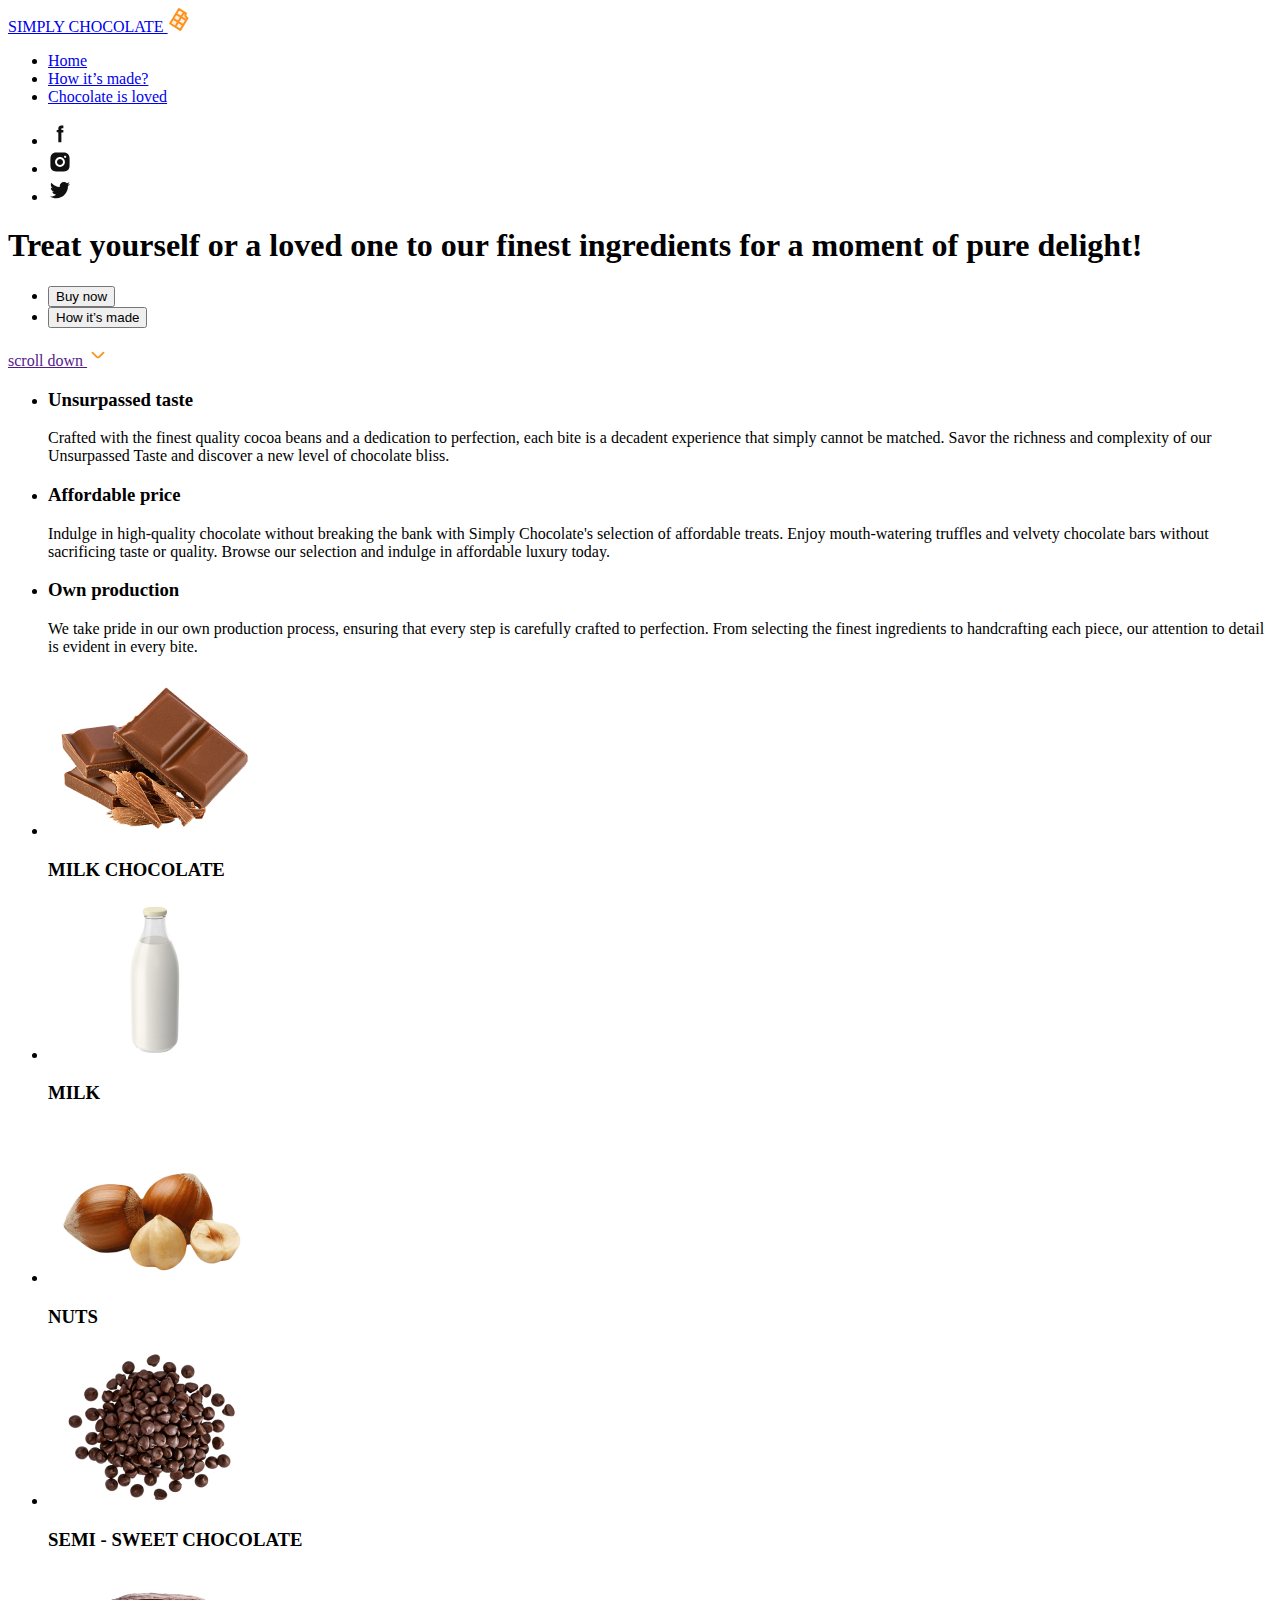
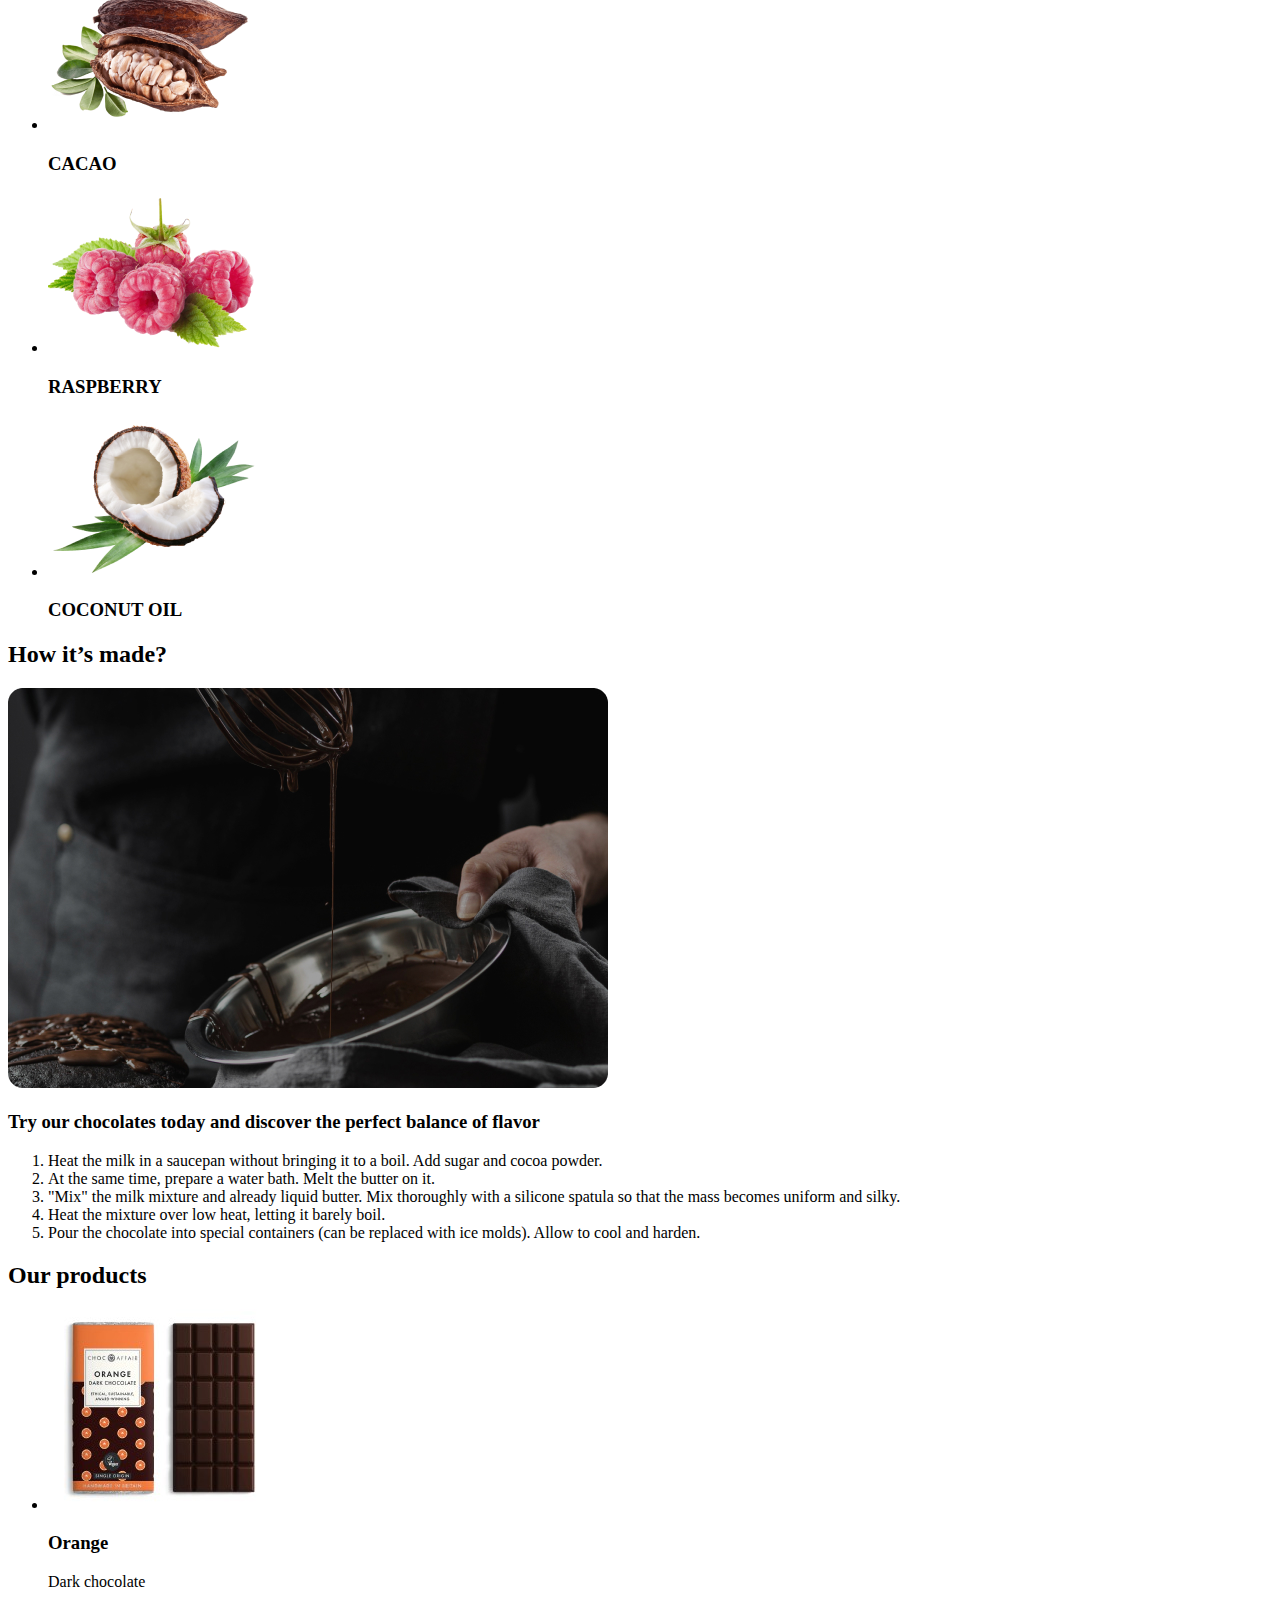
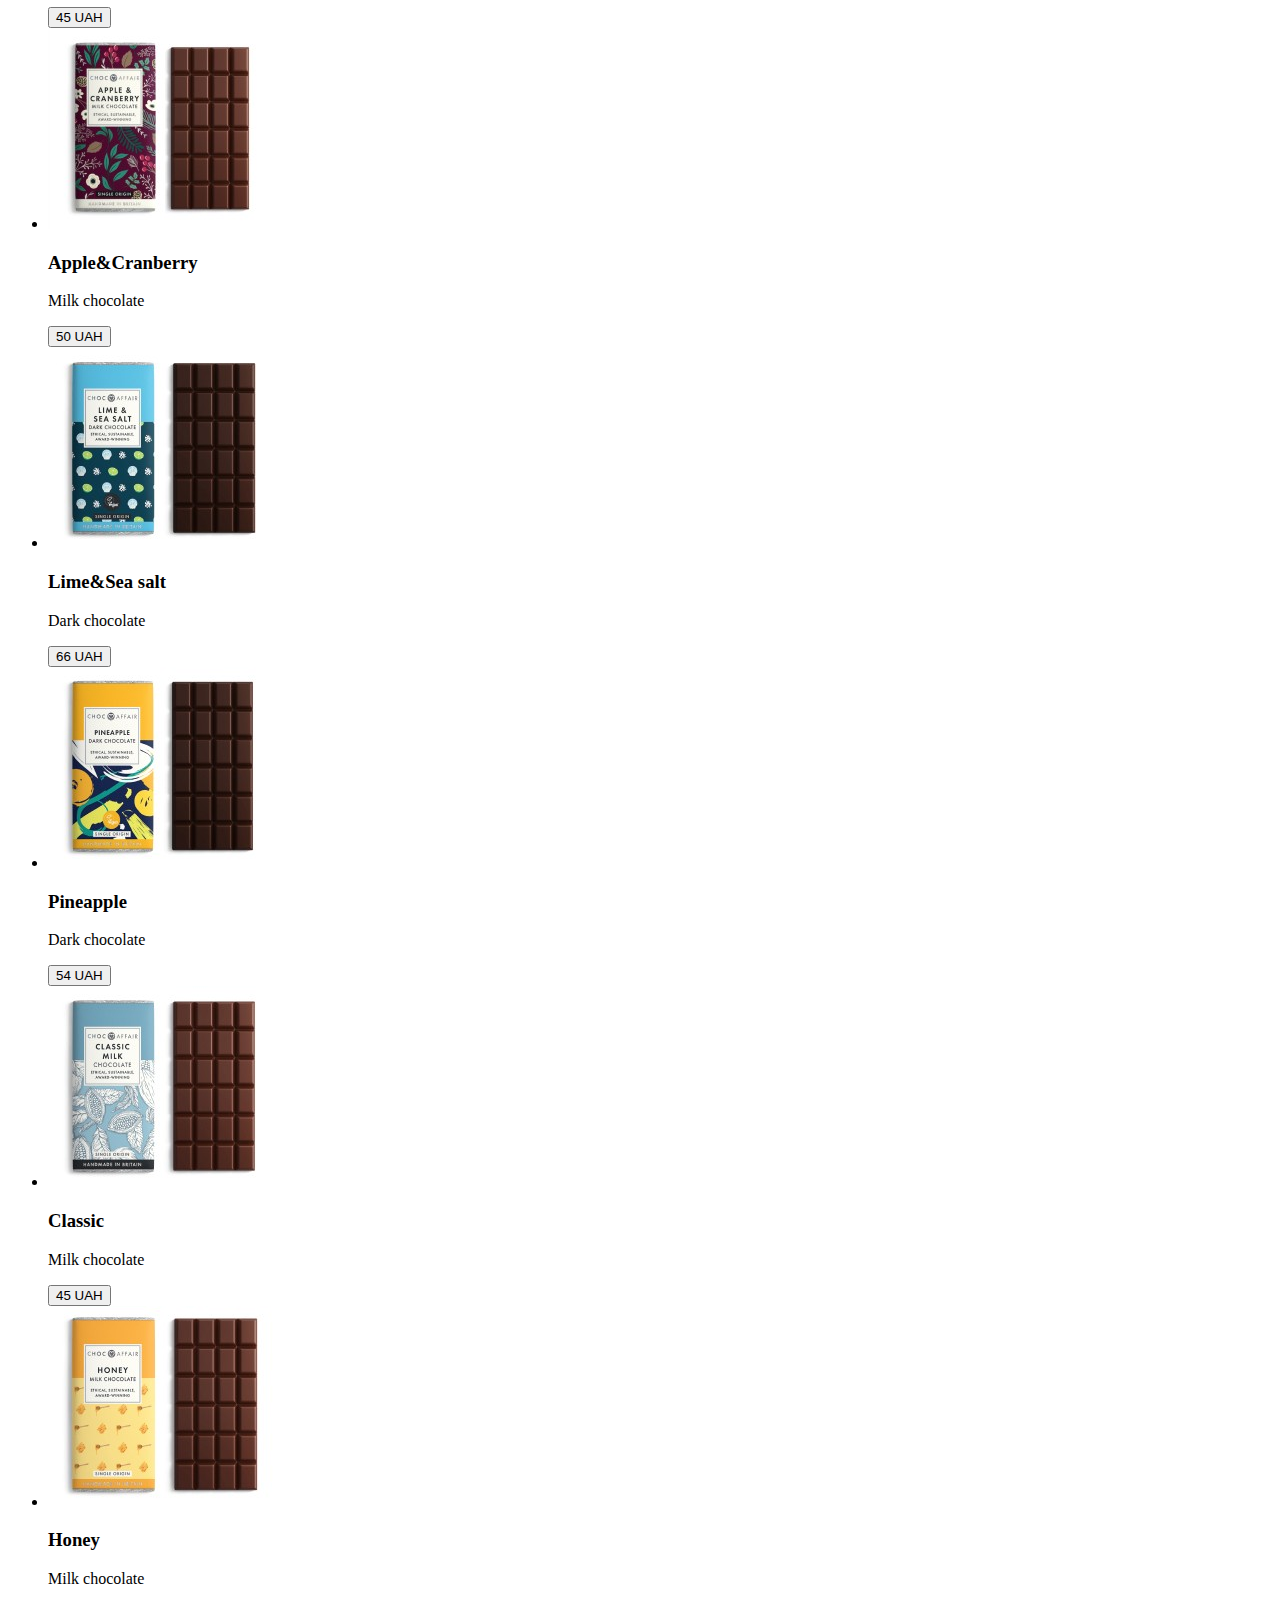
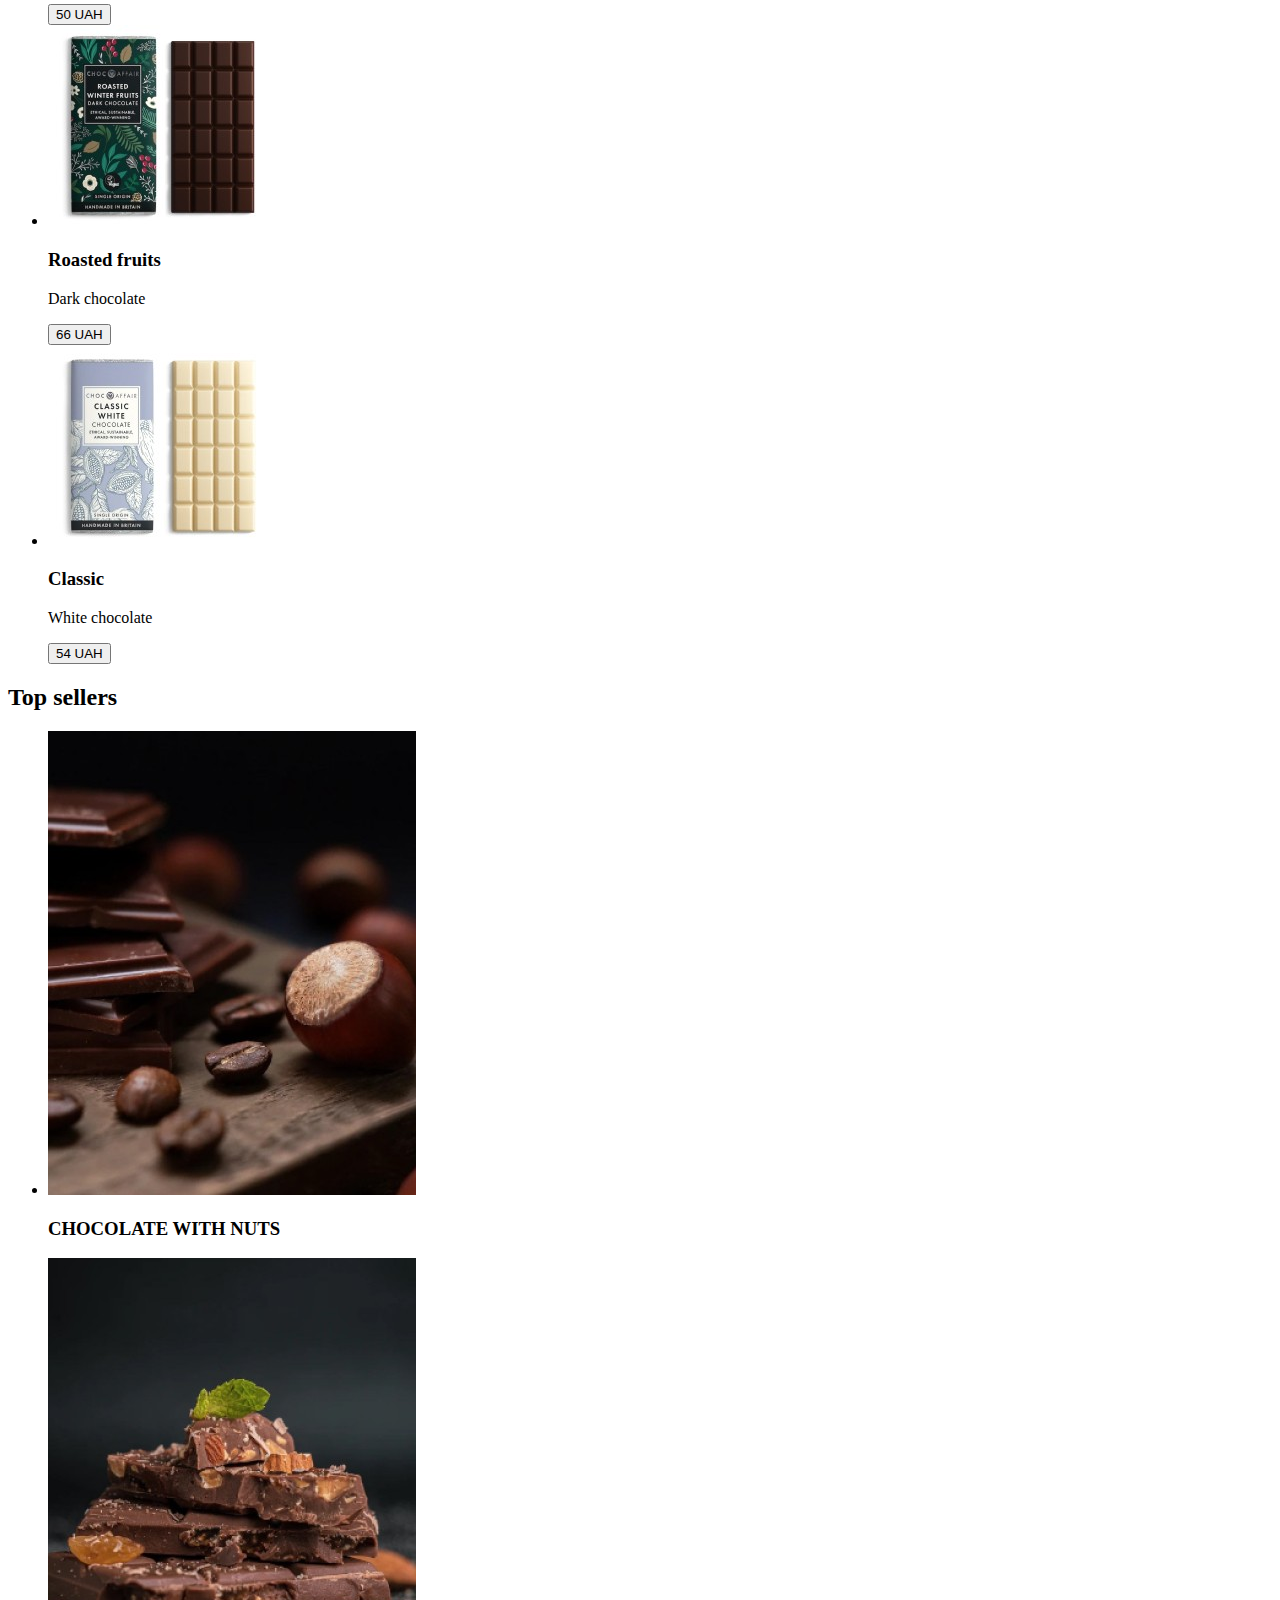
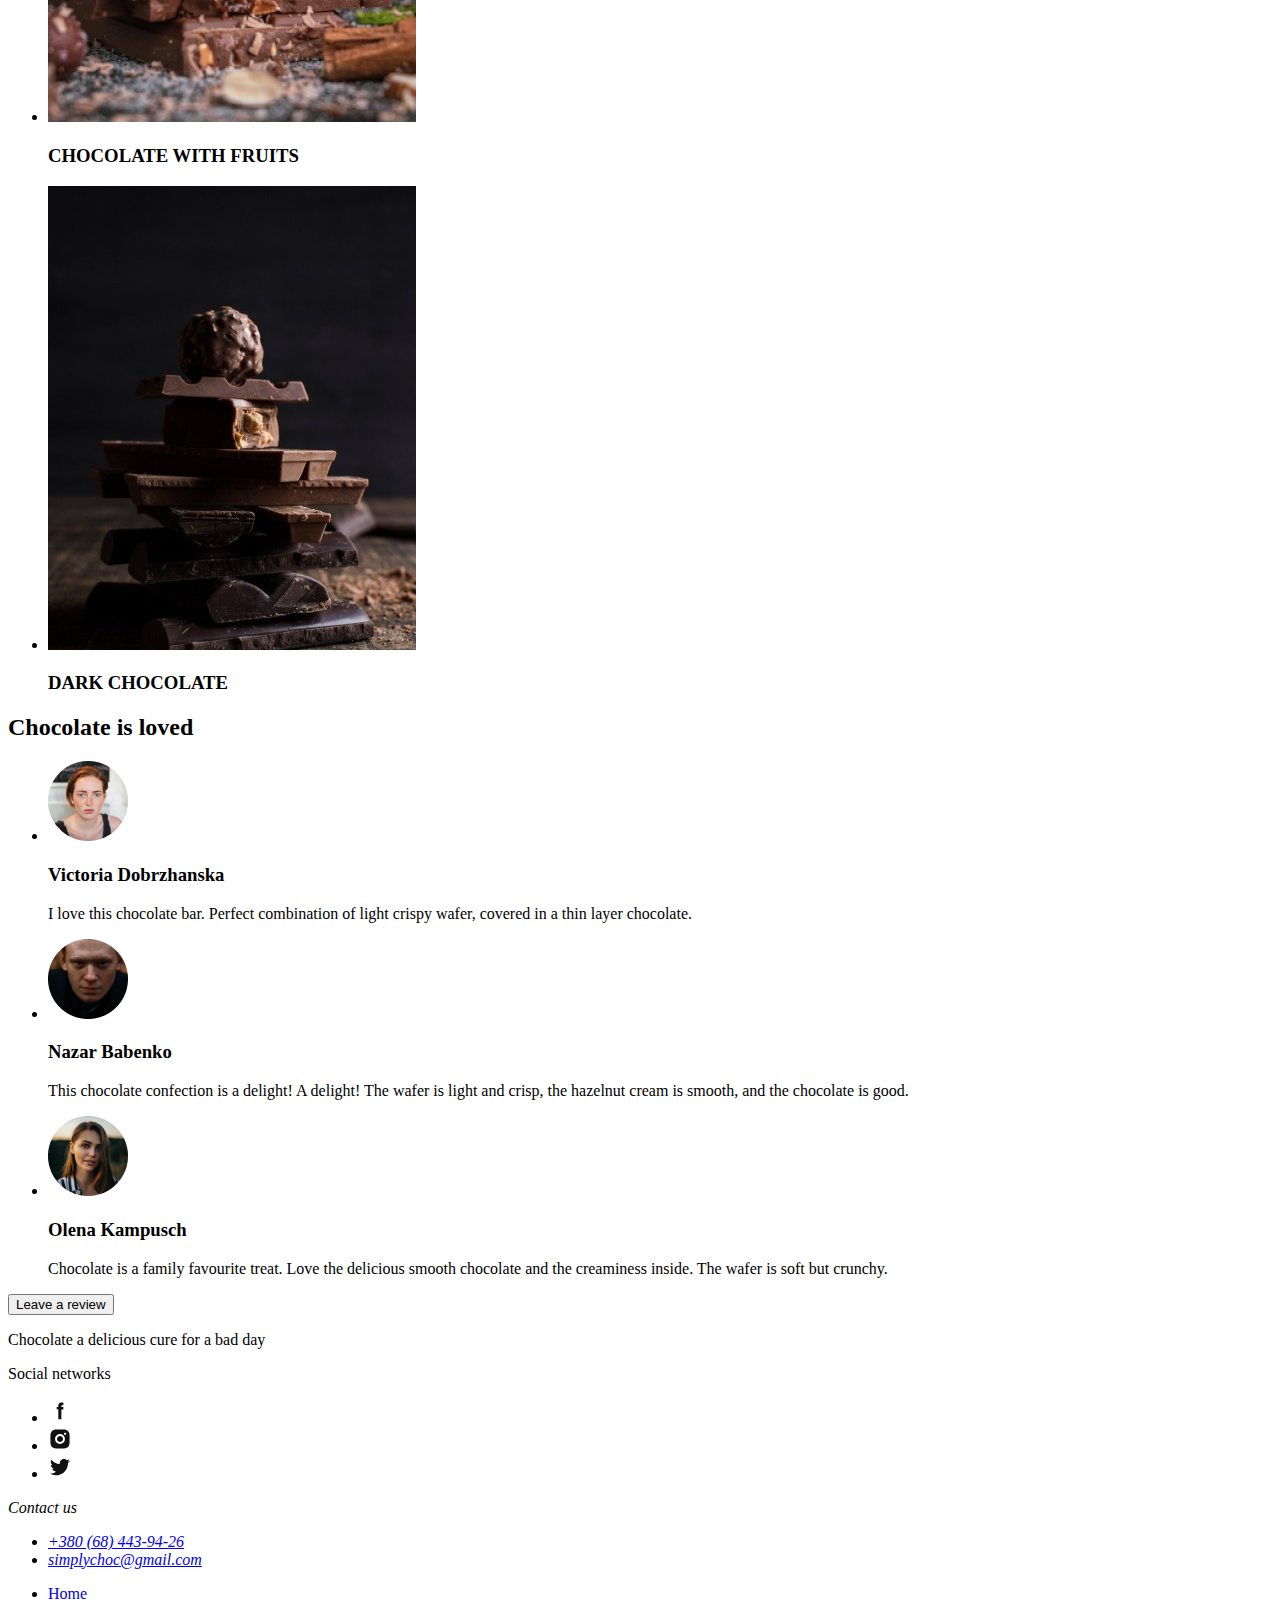
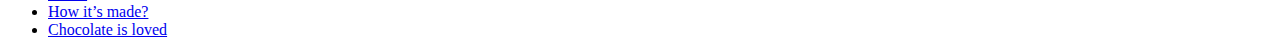
<file: module-01/index.html>
<!DOCTYPE html>
<html lang="en">
  <head>
    <meta charset="UTF-8" />
    <meta name="viewport" content="width=device-width, initial-scale=1.0" />
    <meta
      name="description"
      content="Treat yourself or a loved one to our finest ingredients for a moment of pure delight!"
    />
    <meta name="keywords" content="Chocolate, milk, cacao" />
    <title>SIMPLY CHOCOLATE</title>
    <link rel="shortcut icon" href="images/favicon.svg" type="image/svg" />
  </head>
  <body>
    <!-- #region Header -->
    <header id="home">
      <nav>
        <a href="./index.html">
          SIMPLY CHOCOLATE
          <img
            src="./images/icons/logo.svg"
            alt="Site logo"
            width="24"
            height="24"
          />
        </a>
        <ul>
          <li>
            <a href="#home">Home</a>
          </li>
          <li>
            <a href="#made">How it’s made?</a>
          </li>
          <li>
            <a href="#reviews">Chocolate is loved</a>
          </li>
        </ul>
      </nav>
      <ul>
        <li>
          <a
            href="https://facebook.com"
            target="_blank"
            rel="noopener noreferrer"
            aria-label="Facebook link"
          >
            <img
              src="./images/icons/icon-facebook.svg"
              alt="Facebook icon"
              width="24"
              height="24"
            />
          </a>
        </li>
        <li>
          <a
            href="https://instagram.com"
            target="_blank"
            rel="noopener noreferrer"
            aria-label="Instagram link"
          >
            <img
              src="./images/icons/icon-instagram.svg"
              alt="Instagram icon"
              width="24"
              height="24"
            />
          </a>
        </li>
        <li>
          <a
            href="https://twitter.com"
            target="_blank"
            rel="noopener noreferrer"
            aria-label="Twitter link"
          >
            <img
              src="./images/icons/icon-twitter.svg"
              alt="Twitter icon"
              width="24"
              height="24"
            />
          </a>
        </li>
      </ul>
    </header>
    <!-- #endregion Header -->
    <main>
      <!-- #region Hero -->
      <section>
        <h1>
          Treat yourself or a loved one to our finest ingredients for a moment
          of pure delight!
        </h1>
        <ul>
          <li>
            <button type="button">Buy now</button>
          </li>
          <li>
            <button type="button">How it’s made</button>
          </li>
        </ul>
        <a href="">
          scroll down
          <img
            src="./images/icons/arrow-down.svg"
            alt="Arrow down"
            width="22"
            height="22"
          />
        </a>
      </section>
      <!-- #endregion Hero -->
      <!-- #region Benefits -->
      <section>
        <h2 hidden>Chocolate benefits</h2>
        <ul>
          <li>
            <h3>Unsurpassed taste</h3>
            <p>
              Crafted with the finest quality cocoa beans and a dedication to
              perfection, each bite is a decadent experience that simply cannot
              be matched. Savor the richness and complexity of our Unsurpassed
              Taste and discover a new level of chocolate bliss.
            </p>
          </li>
          <li>
            <h3>Affordable price</h3>
            <p>
              Indulge in high-quality chocolate without breaking the bank with
              Simply Chocolate's selection of affordable treats. Enjoy
              mouth-watering truffles and velvety chocolate bars without
              sacrificing taste or quality. Browse our selection and indulge in
              affordable luxury today.
            </p>
          </li>
          <li>
            <h3>Own production</h3>
            <p>
              We take pride in our own production process, ensuring that every
              step is carefully crafted to perfection. From selecting the finest
              ingredients to handcrafting each piece, our attention to detail is
              evident in every bite.
            </p>
          </li>
        </ul>
      </section>
      <!-- #endregion Benefits -->
      <!-- #region Ingridients -->
      <section>
        <h2></h2>
        <ul>
          <li>
            <img
              src="./images/ingridients/img-1.png"
              alt="MILK CHOCOLATE"
              width="214"
              height="160"
            />
            <h3>MILK CHOCOLATE</h3>
          </li>
          <li>
            <img
              src="./images/ingridients/img-2.png"
              alt="MILK"
              width="214"
              height="160"
            />
            <h3>MILK</h3>
          </li>
          <li>
            <img
              src="./images/ingridients/img-3.png"
              alt="NUTS"
              width="214"
              height="160"
            />
            <h3>NUTS</h3>
          </li>
          <li>
            <img
              src="./images/ingridients/img-4.png"
              alt="SEMI - SWEET CHOCOLATE"
              width="214"
              height="160"
            />
            <h3>SEMI - SWEET CHOCOLATE</h3>
          </li>
          <li>
            <img
              src="./images/ingridients/img-5.png"
              alt="CACAO"
              width="214"
              height="160"
            />
            <h3>CACAO</h3>
          </li>
          <li>
            <img
              src="./images/ingridients/img-6.png"
              alt="RASPBERRY"
              width="214"
              height="160"
            />
            <h3>RASPBERRY</h3>
          </li>
          <li>
            <img
              src="./images/ingridients/img-7.png"
              alt="COCONUT OIL"
              width="214"
              height="160"
            />
            <h3>COCONUT OIL</h3>
          </li>
        </ul>
      </section>
      <!-- #endregion Ingridients -->
      <!-- #region Made -->
      <section id="made">
        <h2>How it’s made?</h2>
        <img src="./images/made/image.jpg" alt="" width="600" height="400" />
        <h3>
          Try our chocolates today and discover the perfect balance of flavor
        </h3>
        <ol>
          <li>
            Heat the milk in a saucepan without bringing it to a boil. Add sugar
            and cocoa powder.
          </li>
          <li>
            At the same time, prepare a water bath. Melt the butter on it.
          </li>
          <li>
            "Mix" the milk mixture and already liquid butter. Mix thoroughly
            with a silicone spatula so that the mass becomes uniform and silky.
          </li>
          <li>Heat the mixture over low heat, letting it barely boil.</li>
          <li>
            Pour the chocolate into special containers (can be replaced with ice
            molds). Allow to cool and harden.
          </li>
        </ol>
      </section>
      <!-- #endregion Made -->
      <!-- #region Products -->
      <section>
        <h2>Our products</h2>
        <ul>
          <li>
            <img
              src="./images/products/img-1.jpg"
              alt=""
              width="230"
              height="201"
            />
            <h3>Orange</h3>
            <p>Dark chocolate</p>
            <button type="button">45 UAH</button>
          </li>
          <li>
            <img
              src="./images/products/img-2.jpg"
              alt=""
              width="230"
              height="201"
            />
            <h3>Apple&Cranberry</h3>
            <p>Milk chocolate</p>
            <button type="button">50 UAH</button>
          </li>
          <li>
            <img
              src="./images/products/img-3.jpg"
              alt=""
              width="230"
              height="201"
            />
            <h3>Lime&Sea salt</h3>
            <p>Dark chocolate</p>
            <button type="button">66 UAH</button>
          </li>
          <li>
            <img
              src="./images/products/img-4.jpg"
              alt=""
              width="230"
              height="201"
            />
            <h3>Pineapple</h3>
            <p>Dark chocolate</p>
            <button type="button">54 UAH</button>
          </li>
          <li>
            <img
              src="./images/products/img-5.jpg"
              alt=""
              width="230"
              height="201"
            />
            <h3>Classic</h3>
            <p>Milk chocolate</p>
            <button type="button">45 UAH</button>
          </li>
          <li>
            <img
              src="./images/products/img-6.jpg"
              alt=""
              width="230"
              height="201"
            />
            <h3>Honey</h3>
            <p>Milk chocolate</p>
            <button type="button">50 UAH</button>
          </li>
          <li>
            <img
              src="./images/products/img-7.jpg"
              alt=""
              width="230"
              height="201"
            />
            <h3>Roasted fruits</h3>
            <p>Dark chocolate</p>
            <button type="button">66 UAH</button>
          </li>
          <li>
            <img
              src="./images/products/img-8.jpg"
              alt=""
              width="230"
              height="201"
            />
            <h3>Classic</h3>
            <p>White chocolate</p>
            <button type="button">54 UAH</button>
          </li>
        </ul>
      </section>
      <!-- #endregion Products -->
      <!-- #region Bestsellers -->
      <section>
        <h2>Top sellers</h2>
        <ul>
          <li>
            <img
              src="./images/bestsellers/img-1.jpg"
              alt=""
              width="368"
              height="464"
            />
            <h3>CHOCOLATE WITH NUTS</h3>
          </li>
          <li>
            <img
              src="./images/bestsellers/img-2.jpg"
              alt=""
              width="368"
              height="464"
            />
            <h3>CHOCOLATE WITH FRUITS</h3>
          </li>
          <li>
            <img
              src="./images/bestsellers/img-3.jpg"
              alt=""
              width="368"
              height="464"
            />
            <h3>DARK CHOCOLATE</h3>
          </li>
        </ul>
      </section>
      <!-- #endregion Bestsellers -->
      <!-- #region Reviews -->
      <section id="reviews">
        <h2>Chocolate is loved</h2>
        <ul>
          <li>
            <img
              src="./images/reviews/img-1.png"
              alt="Victoria Dobrzhanska"
              width="80"
              height="80"
            />
            <h3>Victoria Dobrzhanska</h3>
            <p>
              I love this chocolate bar. Perfect combination of light crispy
              wafer, covered in a thin layer chocolate.
            </p>
          </li>
          <li>
            <img
              src="./images/reviews/img-2.png"
              alt="Nazar Babenko"
              width="80"
              height="80"
            />
            <h3>Nazar Babenko</h3>
            <p>
              This chocolate confection is a delight! A delight! The wafer is
              light and crisp, the hazelnut cream is smooth, and the chocolate
              is good.
            </p>
          </li>
          <li>
            <img
              src="./images/reviews/img-3.png"
              alt="Olena Kampusch"
              width="80"
              height="80"
            />
            <h3>Olena Kampusch</h3>
            <p>
              Chocolate is a family favourite treat. Love the delicious smooth
              chocolate and the creaminess inside. The wafer is soft but
              crunchy.
            </p>
          </li>
        </ul>
        <button type="button">Leave a review</button>
      </section>
      <!-- #endregion Reviews -->
    </main>
    <!-- #region Footer -->
    <footer>
      <p>Chocolate a delicious cure for a bad day</p>
      <p>Social networks</p>
      <ul>
        <li>
          <a
            href="https://facebook.com"
            target="_blank"
            rel="noopener noreferrer"
            aria-label="Facebook link"
          >
            <img
              src="./images/icons/icon-facebook.svg"
              alt="Facebook icon"
              width="24"
              height="24"
            />
          </a>
        </li>
        <li>
          <a
            href="https://instagram.com"
            target="_blank"
            rel="noopener noreferrer"
            aria-label="Instagram link"
          >
            <img
              src="./images/icons/icon-instagram.svg"
              alt="Instagram icon"
              width="24"
              height="24"
            />
          </a>
        </li>
        <li>
          <a
            href="https://twitter.com"
            target="_blank"
            rel="noopener noreferrer"
            aria-label="Twitter link"
          >
            <img
              src="./images/icons/icon-twitter.svg"
              alt="Twitter icon"
              width="24"
              height="24"
            />
          </a>
        </li>
      </ul>
      <address>
        <p>Contact us</p>
        <ul>
          <li>
            <a href="tel:+380684439426">+380 (68) 443-94-26</a>
          </li>
          <li>
            <a href="mailto:simplychoc@gmail.com">simplychoc@gmail.com</a>
          </li>
        </ul>
      </address>
      <ul>
        <li>
          <a href="#home">Home</a>
        </li>
        <li>
          <a href="#made">How it’s made?</a>
        </li>
        <li>
          <a href="#reviews">Chocolate is loved</a>
        </li>
      </ul>
    </footer>
    <!-- #endregion Footer -->
  </body>
</html>
</file>
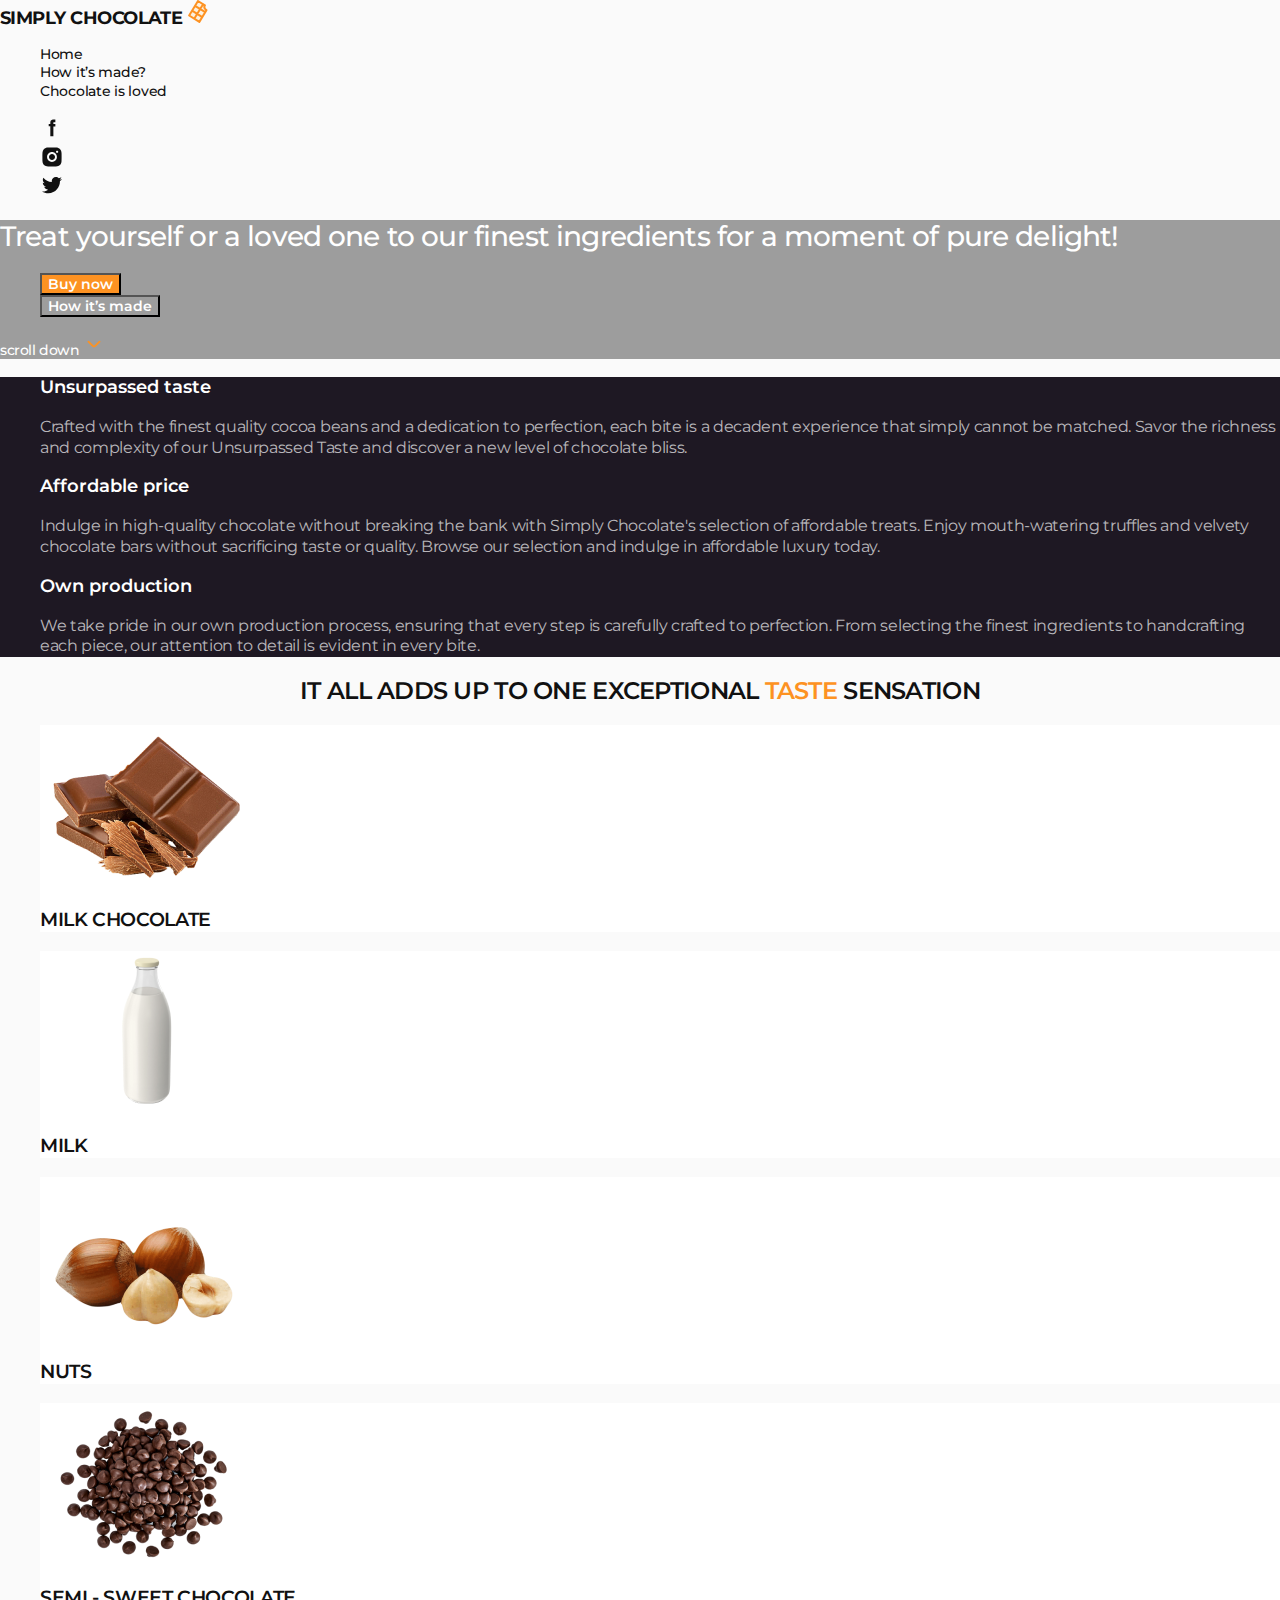
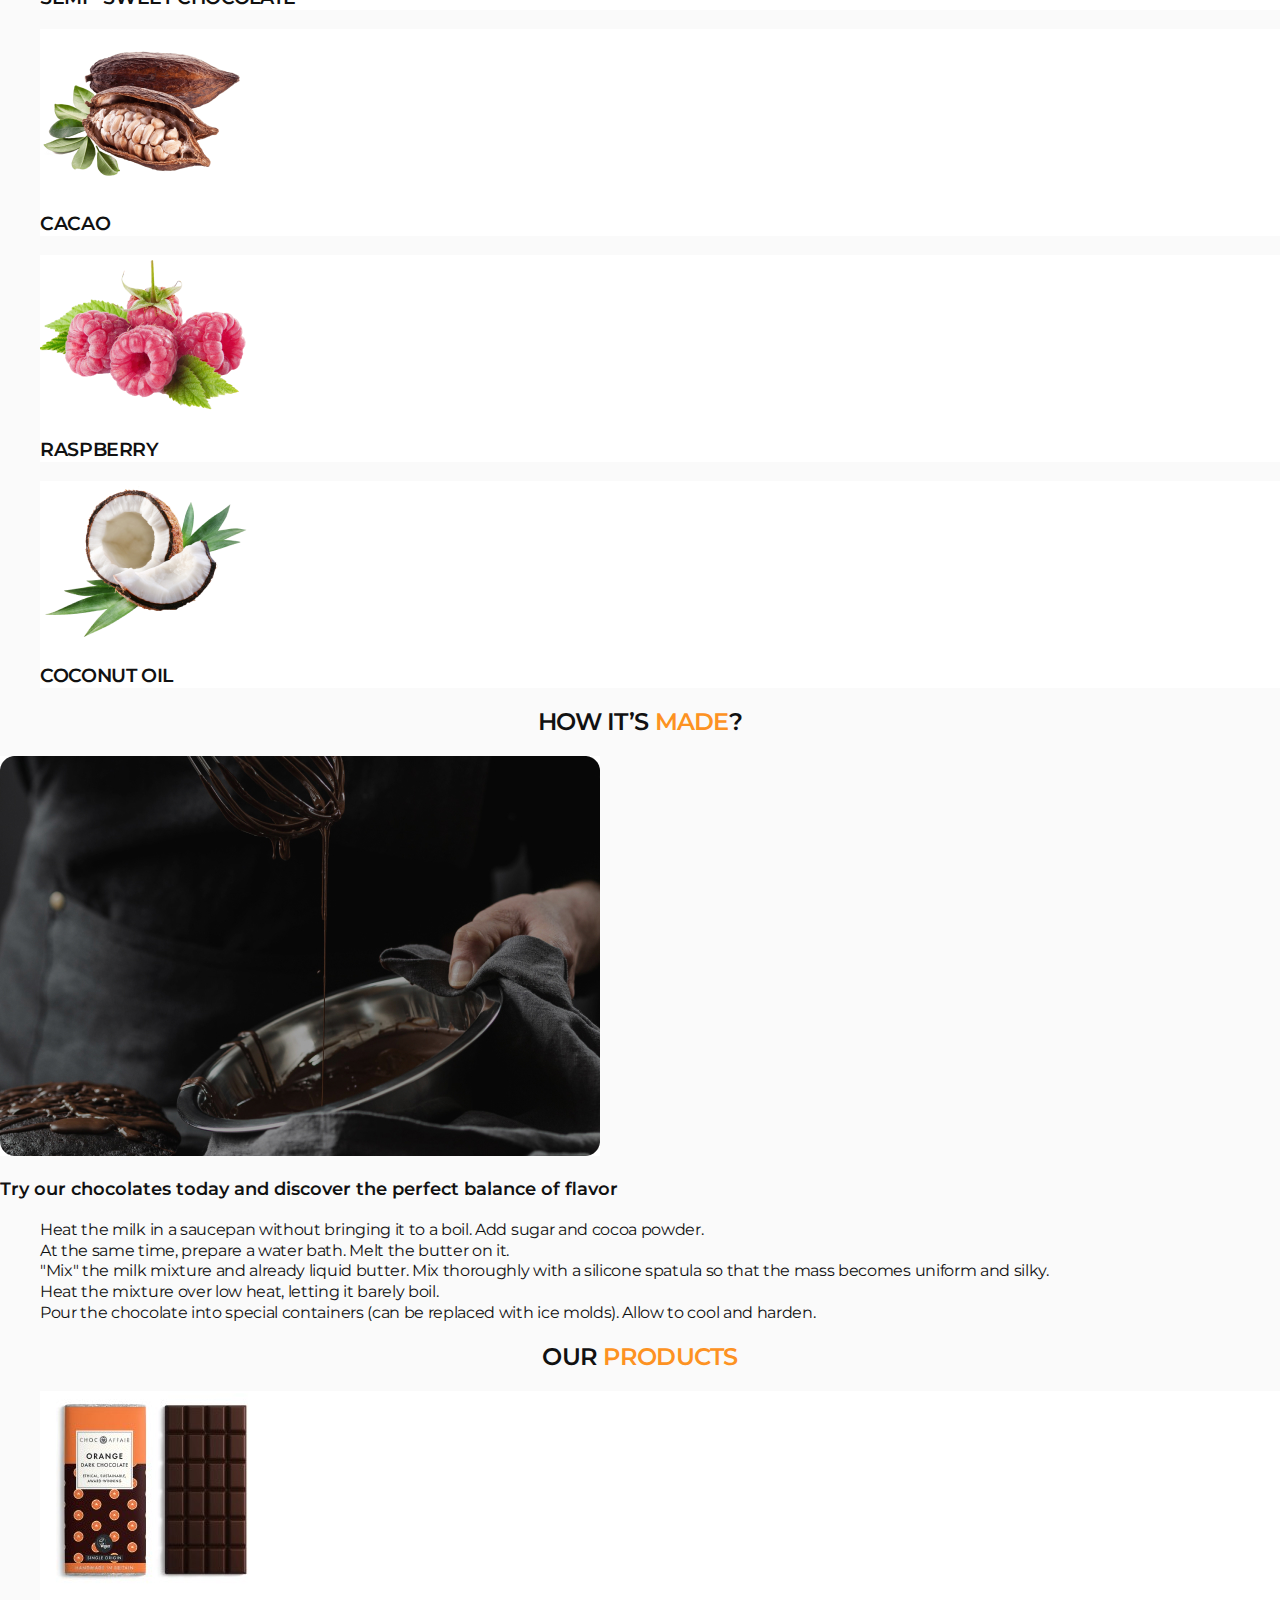
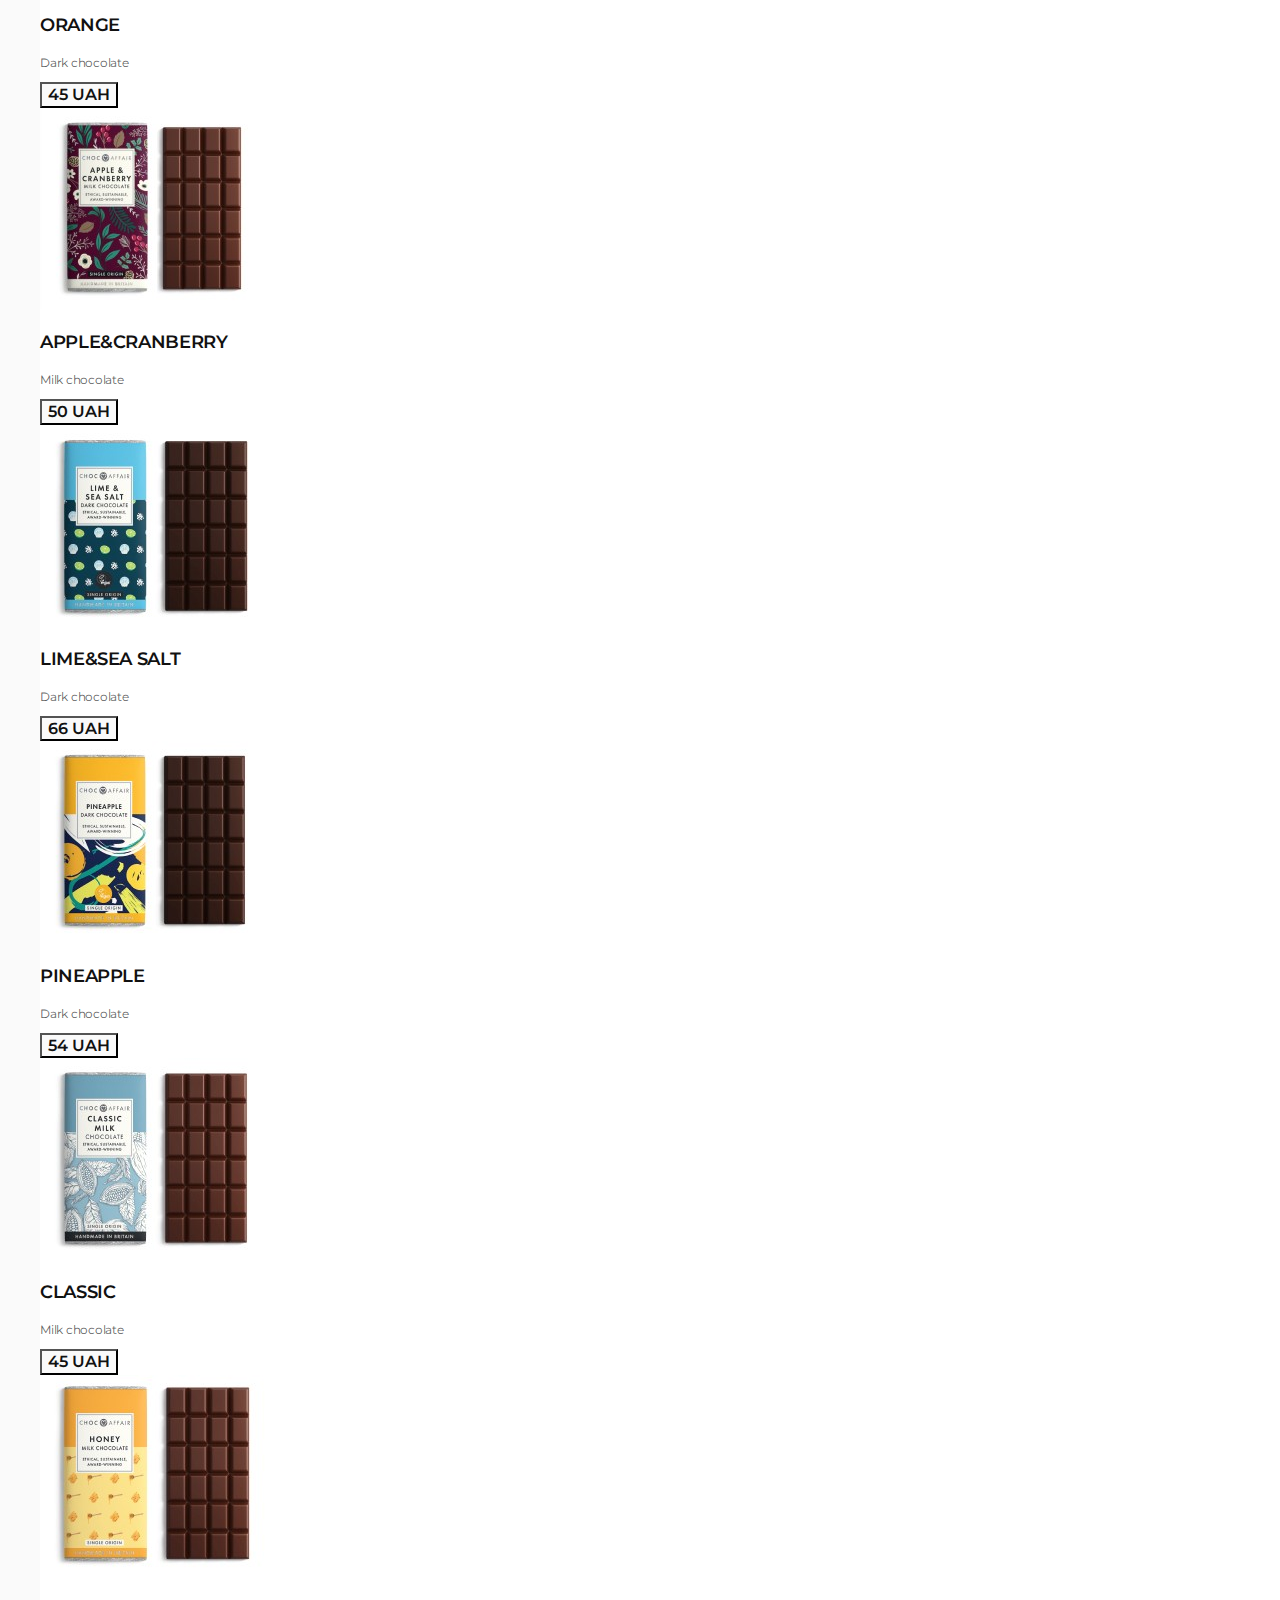
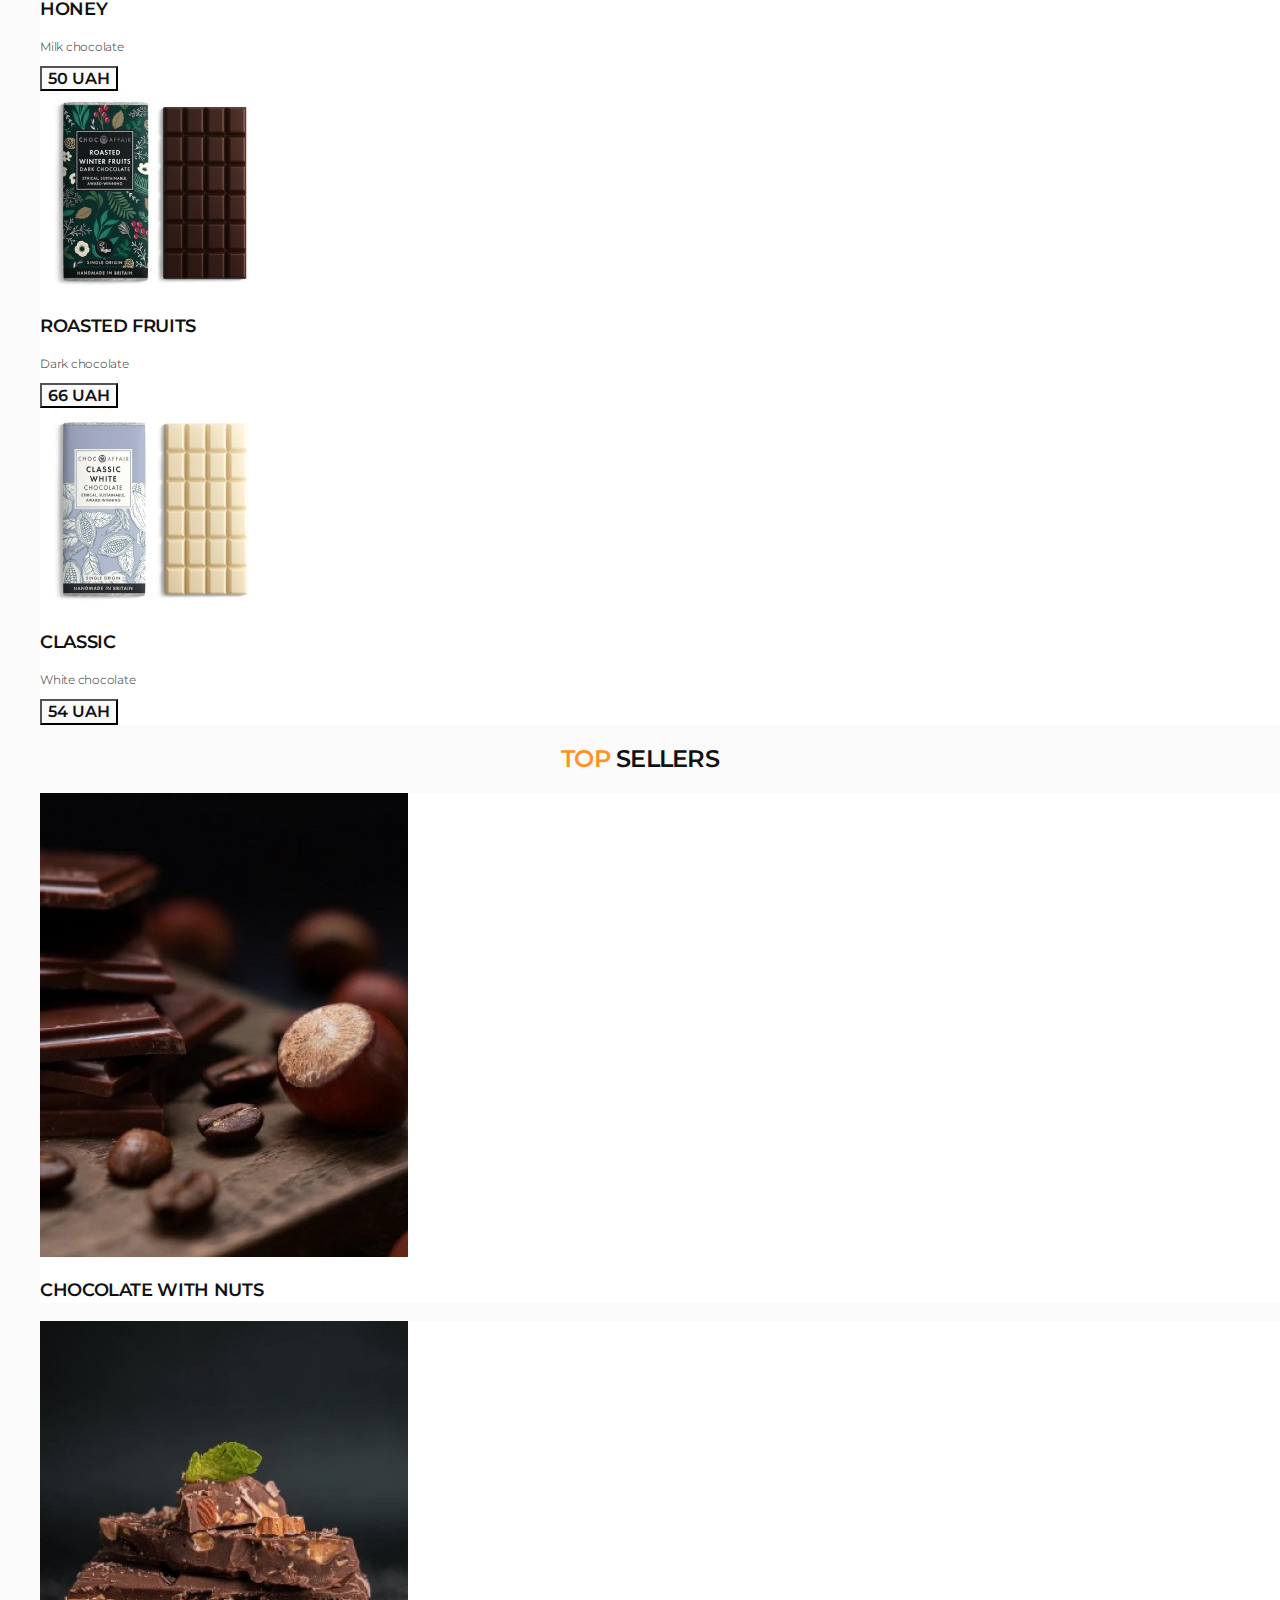
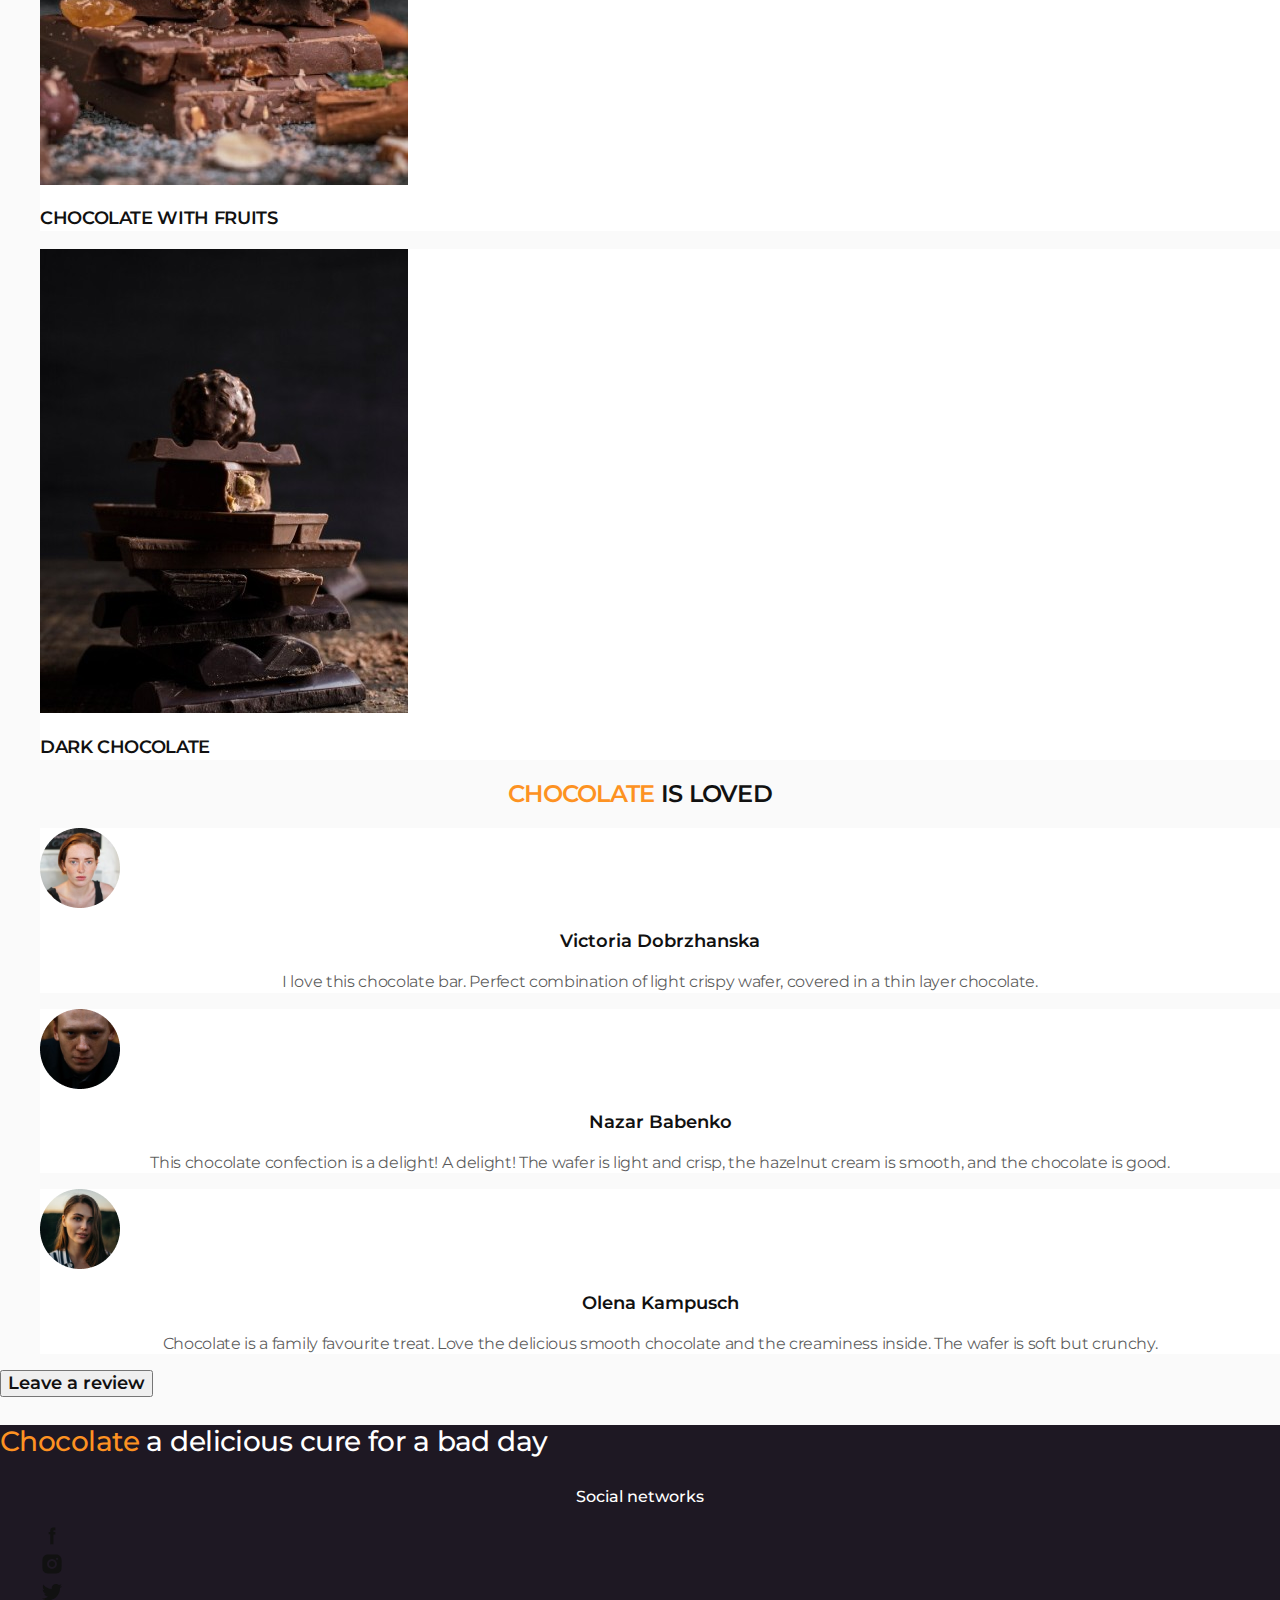
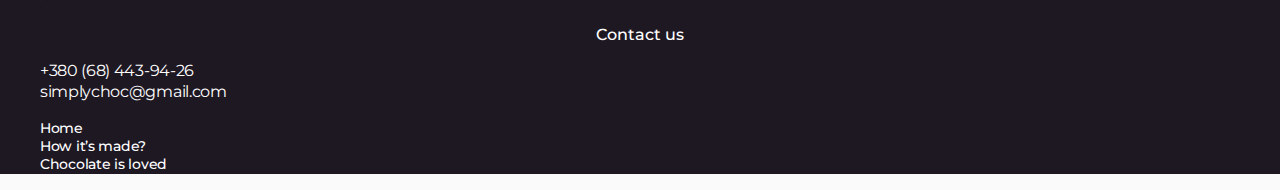
<file: module-02/index.html>
<!DOCTYPE html>
<html lang="en">
  <head>
    <meta charset="UTF-8" />
    <meta name="viewport" content="width=device-width, initial-scale=1.0" />
    <meta
      name="description"
      content="Treat yourself or a loved one to our finest ingredients for a moment of pure delight!"
    />
    <meta name="keywords" content="Chocolate, milk, cacao" />
    <title>SIMPLY CHOCOLATE</title>
    <link rel="apple-touch-icon" href="images/icons/chocolate.png" />
    <link rel="shortcut icon" href="images/favicon.svg" type="image/svg" />
    <link
      rel="shortcut icon"
      href="images/icons/chocolate.png"
      type="image/png"
    />
    <!-- Fonts -->
    <link rel="preconnect" href="https://fonts.googleapis.com" />
    <link rel="preconnect" href="https://fonts.gstatic.com" crossorigin />
    <link
      href="https://fonts.googleapis.com/css2?family=Montserrat:ital,wght@0,100..900;1,100..900&display=swap"
      rel="stylesheet"
    />
    <!-- Normalise -->
    <link
      rel="stylesheet"
      href="https://cdn.jsdelivr.net/npm/modern-normalize@2.0.0/modern-normalize.min.css"
    />
    <!-- Custom styles -->
    <link rel="stylesheet" href="./css/styles.css" />
  </head>
  <body>
    <!-- #region Header -->
    <header class="header" id="home">
      <nav class="header-nav">
        <a class="logo header-logo" href="./index.html">
          <span class="logo-accent">SIMPLY</span> CHOCOLATE
          <img
            class="logo-img"
            src="./images/icons/logo.svg"
            alt="Site logo"
            width="24"
            height="24"
          />
        </a>
        <ul class="header-nav-list">
          <li class="header-nav-item">
            <a class="header-nav-link" href="#home">Home</a>
          </li>
          <li class="header-nav-item">
            <a class="header-nav-link" href="#made">How it’s made?</a>
          </li>
          <li class="header-nav-item">
            <a class="header-nav-link" href="#reviews">Chocolate is loved</a>
          </li>
        </ul>
      </nav>
      <ul class="socials header-socials">
        <li class="socials-item">
          <a
            class="socials-link"
            href="https://facebook.com"
            target="_blank"
            rel="noopener noreferrer"
            aria-label="Facebook link"
          >
            <img
              class="socials-icon"
              src="./images/icons/icon-facebook.svg"
              alt="Facebook icon"
              width="24"
              height="24"
            />
          </a>
        </li>
        <li class="socials-item">
          <a
            class="socials-link"
            href="https://instagram.com"
            target="_blank"
            rel="noopener noreferrer"
            aria-label="Instagram link"
          >
            <img
              class="socials-icon"
              src="./images/icons/icon-instagram.svg"
              alt="Instagram icon"
              width="24"
              height="24"
            />
          </a>
        </li>
        <li class="socials-item">
          <a
            class="socials-link"
            href="https://twitter.com"
            target="_blank"
            rel="noopener noreferrer"
            aria-label="Twitter link"
          >
            <img
              class="socials-icon"
              src="./images/icons/icon-twitter.svg"
              alt="Twitter icon"
              width="24"
              height="24"
            />
          </a>
        </li>
      </ul>
    </header>
    <!-- #endregion Header -->
    <main>
      <!-- #region Hero -->
      <section class="hero">
        <h1 class="hero-title">
          Treat yourself or a loved one to our finest ingredients for a moment
          of pure delight!
        </h1>
        <ul class="hero-controls">
          <li class="hero-item">
            <button class="btn btn-accent" type="button">Buy now</button>
          </li>
          <li class="hero-item">
            <button class="btn btn-light" type="button">How it’s made</button>
          </li>
        </ul>
        <a class="hero-link" href="">
          scroll down
          <img
            class="hero-link-icon"
            src="./images/icons/arrow-down.svg"
            alt="Arrow down"
            width="22"
            height="22"
          />
        </a>
      </section>
      <!-- #endregion Hero -->
      <!-- #region Benefits -->
      <section class="benefits">
        <h2 class="visually-hidden">Chocolate benefits</h2>
        <ul class="benefits-list">
          <li class="benefits-item">
            <h3 class="benefits-caption">Unsurpassed taste</h3>
            <p class="benefits-desc">
              Crafted with the finest quality cocoa beans and a dedication to
              perfection, each bite is a decadent experience that simply cannot
              be matched. Savor the richness and complexity of our Unsurpassed
              Taste and discover a new level of chocolate bliss.
            </p>
          </li>
          <li class="benefits-item">
            <h3 class="benefits-caption">Affordable price</h3>
            <p class="benefits-desc">
              Indulge in high-quality chocolate without breaking the bank with
              Simply Chocolate's selection of affordable treats. Enjoy
              mouth-watering truffles and velvety chocolate bars without
              sacrificing taste or quality. Browse our selection and indulge in
              affordable luxury today.
            </p>
          </li>
          <li class="benefits-item">
            <h3 class="benefits-caption">Own production</h3>
            <p class="benefits-desc">
              We take pride in our own production process, ensuring that every
              step is carefully crafted to perfection. From selecting the finest
              ingredients to handcrafting each piece, our attention to detail is
              evident in every bite.
            </p>
          </li>
        </ul>
      </section>
      <!-- #endregion Benefits -->
      <!-- #region Ingridients -->
      <section class="ingridients">
        <h2 class="ingridients-title">
          It all adds up to one exceptional
          <span class="accent">taste</span> sensation
        </h2>
        <ul class="ingridients-list">
          <li class="ingridients-item">
            <img
              class="ingridients-ill"
              src="./images/ingridients/img-1.png"
              alt="MILK CHOCOLATE"
              width="214"
              height="160"
            />
            <h3 class="ingridients-caption">MILK CHOCOLATE</h3>
          </li>
          <li class="ingridients-item">
            <img
              class="ingridients-ill"
              src="./images/ingridients/img-2.png"
              alt="MILK"
              width="214"
              height="160"
            />
            <h3 class="ingridients-caption">MILK</h3>
          </li>
          <li class="ingridients-item">
            <img
              class="ingridients-ill"
              src="./images/ingridients/img-3.png"
              alt="NUTS"
              width="214"
              height="160"
            />
            <h3 class="ingridients-caption">NUTS</h3>
          </li>
          <li class="ingridients-item">
            <img
              class="ingridients-ill"
              src="./images/ingridients/img-4.png"
              alt="SEMI - SWEET CHOCOLATE"
              width="214"
              height="160"
            />
            <h3 class="ingridients-caption">SEMI - SWEET CHOCOLATE</h3>
          </li>
          <li class="ingridients-item">
            <img
              class="ingridients-ill"
              src="./images/ingridients/img-5.png"
              alt="CACAO"
              width="214"
              height="160"
            />
            <h3 class="ingridients-caption">CACAO</h3>
          </li>
          <li class="ingridients-item">
            <img
              class="ingridients-ill"
              src="./images/ingridients/img-6.png"
              alt="RASPBERRY"
              width="214"
              height="160"
            />
            <h3 class="ingridients-caption">RASPBERRY</h3>
          </li>
          <li class="ingridients-item">
            <img
              class="ingridients-ill"
              src="./images/ingridients/img-7.png"
              alt="COCONUT OIL"
              width="214"
              height="160"
            />
            <h3 class="ingridients-caption">COCONUT OIL</h3>
          </li>
        </ul>
      </section>
      <!-- #endregion Ingridients -->
      <!-- #region Made -->
      <section class="made" id="made">
        <h2 class="made-title section-title">
          How it’s <span class="accent">made</span>?
        </h2>
        <img
          class="made-pic"
          src="./images/made/image.jpg"
          alt="Pastry chef preparing chocolate cake"
          width="600"
          height="400"
        />
        <h3 class="made-subtitle">
          Try our chocolates today and discover the perfect balance of flavor
        </h3>
        <ol class="made-list">
          <li class="made-item">
            Heat the milk in a saucepan without bringing it to a boil. Add sugar
            and cocoa powder.
          </li>
          <li class="made-item">
            At the same time, prepare a water bath. Melt the butter on it.
          </li>
          <li class="made-item">
            "Mix" the milk mixture and already liquid butter. Mix thoroughly
            with a silicone spatula so that the mass becomes uniform and silky.
          </li>
          <li class="made-item">
            Heat the mixture over low heat, letting it barely boil.
          </li>
          <li class="made-item">
            Pour the chocolate into special containers (can be replaced with ice
            molds). Allow to cool and harden.
          </li>
        </ol>
      </section>
      <!-- #endregion Made -->
      <!-- #region Products -->
      <section class="products">
        <h2 class="products-title">Our <span class="accent">products</span></h2>
        <ul class="products-list">
          <li class="products-item">
            <img
              class="products-ill"
              src="./images/products/img-1.jpg"
              alt=""
              width="230"
              height="201"
            />
            <h3 class="products-heading">Orange</h3>
            <p class="products-category">Dark chocolate</p>
            <button class="products-price" type="button">45 UAH</button>
          </li>
          <li class="products-item">
            <img
              class="products-ill"
              src="./images/products/img-2.jpg"
              alt=""
              width="230"
              height="201"
            />
            <h3 class="products-heading">Apple&Cranberry</h3>
            <p class="products-category">Milk chocolate</p>
            <button class="products-price" type="button">50 UAH</button>
          </li>
          <li class="products-item">
            <img
              class="products-ill"
              src="./images/products/img-3.jpg"
              alt=""
              width="230"
              height="201"
            />
            <h3 class="products-heading">Lime&Sea salt</h3>
            <p class="products-category">Dark chocolate</p>
            <button class="products-price" type="button">66 UAH</button>
          </li>
          <li class="products-item">
            <img
              class="products-ill"
              src="./images/products/img-4.jpg"
              alt=""
              width="230"
              height="201"
            />
            <h3 class="products-heading">Pineapple</h3>
            <p class="products-category">Dark chocolate</p>
            <button class="products-price" type="button">54 UAH</button>
          </li>
          <li class="products-item">
            <img
              class="products-ill"
              src="./images/products/img-5.jpg"
              alt=""
              width="230"
              height="201"
            />
            <h3 class="products-heading">Classic</h3>
            <p class="products-category">Milk chocolate</p>
            <button class="products-price" type="button">45 UAH</button>
          </li>
          <li class="products-item">
            <img
              class="products-ill"
              src="./images/products/img-6.jpg"
              alt=""
              width="230"
              height="201"
            />
            <h3 class="products-heading">Honey</h3>
            <p class="products-category">Milk chocolate</p>
            <button class="products-price" type="button">50 UAH</button>
          </li>
          <li class="products-item">
            <img
              class="products-ill"
              src="./images/products/img-7.jpg"
              alt=""
              width="230"
              height="201"
            />
            <h3 class="products-heading">Roasted fruits</h3>
            <p class="products-category">Dark chocolate</p>
            <button class="products-price" type="button">66 UAH</button>
          </li>
          <li class="products-item">
            <img
              class="products-ill"
              src="./images/products/img-8.jpg"
              alt=""
              width="230"
              height="201"
            />
            <h3 class="products-heading">Classic</h3>
            <p class="products-category">White chocolate</p>
            <button class="products-price" type="button">54 UAH</button>
          </li>
        </ul>
      </section>
      <!-- #endregion Products -->
      <!-- #region Bestsellers -->
      <section class="bestsellers">
        <h2 class="bestsellers-title">
          <span class="accent">Top</span> sellers
        </h2>
        <ul class="bestsellers-list">
          <li class="bestsellers-item">
            <img
              class="bestsellers-img"
              src="./images/bestsellers/img-1.jpg"
              alt=""
              width="368"
              height="464"
            />
            <h3 class="bestsellers-caption">CHOCOLATE WITH NUTS</h3>
          </li>
          <li class="bestsellers-item">
            <img
              class="bestsellers-img"
              src="./images/bestsellers/img-2.jpg"
              alt=""
              width="368"
              height="464"
            />
            <h3 class="bestsellers-caption">CHOCOLATE WITH FRUITS</h3>
          </li>
          <li class="bestsellers-item">
            <img
              class="bestsellers-img"
              src="./images/bestsellers/img-3.jpg"
              alt=""
              width="368"
              height="464"
            />
            <h3 class="bestsellers-caption">DARK CHOCOLATE</h3>
          </li>
        </ul>
      </section>
      <!-- #endregion Bestsellers -->
      <!-- #region Reviews -->
      <section class="reviews" id="reviews">
        <h2 class="reviews-title">
          <span class="accent">Chocolate</span> is loved
        </h2>
        <ul class="reviews-list">
          <li class="reviews-item">
            <img
              class="reviews-avatar"
              src="./images/reviews/img-1.png"
              alt="Victoria Dobrzhanska"
              width="80"
              height="80"
            />
            <h3 class="reviews-author">Victoria Dobrzhanska</h3>
            <p class="reviews-text">
              I love this chocolate bar. Perfect combination of light crispy
              wafer, covered in a thin layer chocolate.
            </p>
          </li>
          <li class="reviews-item">
            <img
              class="reviews-avatar"
              src="./images/reviews/img-2.png"
              alt="Nazar Babenko"
              width="80"
              height="80"
            />
            <h3 class="reviews-author">Nazar Babenko</h3>
            <p class="reviews-text">
              This chocolate confection is a delight! A delight! The wafer is
              light and crisp, the hazelnut cream is smooth, and the chocolate
              is good.
            </p>
          </li>
          <li class="reviews-item">
            <img
              class="reviews-avatar"
              src="./images/reviews/img-3.png"
              alt="Olena Kampusch"
              width="80"
              height="80"
            />
            <h3 class="reviews-author">Olena Kampusch</h3>
            <p class="reviews-text">
              Chocolate is a family favourite treat. Love the delicious smooth
              chocolate and the creaminess inside. The wafer is soft but
              crunchy.
            </p>
          </li>
        </ul>
        <button class="btn btn-dark" type="button">Leave a review</button>
      </section>
      <!-- #endregion Reviews -->
    </main>
    <!-- #region Footer -->
    <footer class="footer">
      <p class="footer-slogan">
        <span class="accent">Chocolate</span> a delicious cure for a bad day
      </p>
      <p class="footer-caption">Social networks</p>
      <ul class="socials">
        <li class="socials-item">
          <a
            class="socials-link"
            href="https://facebook.com"
            target="_blank"
            rel="noopener noreferrer"
            aria-label="Facebook link"
          >
            <img
              class="socials-icon"
              src="./images/icons/icon-facebook.svg"
              alt="Facebook icon"
              width="24"
              height="24"
            />
          </a>
        </li>
        <li class="socials-item">
          <a
            class="socials-link"
            href="https://instagram.com"
            target="_blank"
            rel="noopener noreferrer"
            aria-label="Instagram link"
          >
            <img
              class="socials-icon"
              src="./images/icons/icon-instagram.svg"
              alt="Instagram icon"
              width="24"
              height="24"
            />
          </a>
        </li>
        <li class="socials-item">
          <a
            class="socials-link"
            href="https://twitter.com"
            target="_blank"
            rel="noopener noreferrer"
            aria-label="Twitter link"
          >
            <img
              class="socials-icon"
              src="./images/icons/icon-twitter.svg"
              alt="Twitter icon"
              width="24"
              height="24"
            />
          </a>
        </li>
      </ul>
      <address class="footer-address">
        <p class="footer-caption">Contact us</p>
        <ul class="footer-contacts">
          <li class="footer-contacts-item">
            <a class="footer-contacts-link" href="tel:+380684439426">
              +380 (68) 443-94-26
            </a>
          </li>
          <li class="footer-contacts-item">
            <a class="footer-contacts-link" href="mailto:simplychoc@gmail.com">
              simplychoc@gmail.com
            </a>
          </li>
        </ul>
      </address>
      <ul class="footer-menu">
        <li class="footer-menu-item">
          <a class="footer-menu-link" href="#home">Home</a>
        </li>
        <li class="footer-menu-item">
          <a class="footer-menu-link" href="#made">How it’s made?</a>
        </li>
        <li class="footer-menu-item">
          <a class="footer-menu-link" href="#reviews">Chocolate is loved</a>
        </li>
      </ul>
    </footer>
    <!-- #endregion Footer -->
  </body>
</html>
</file>
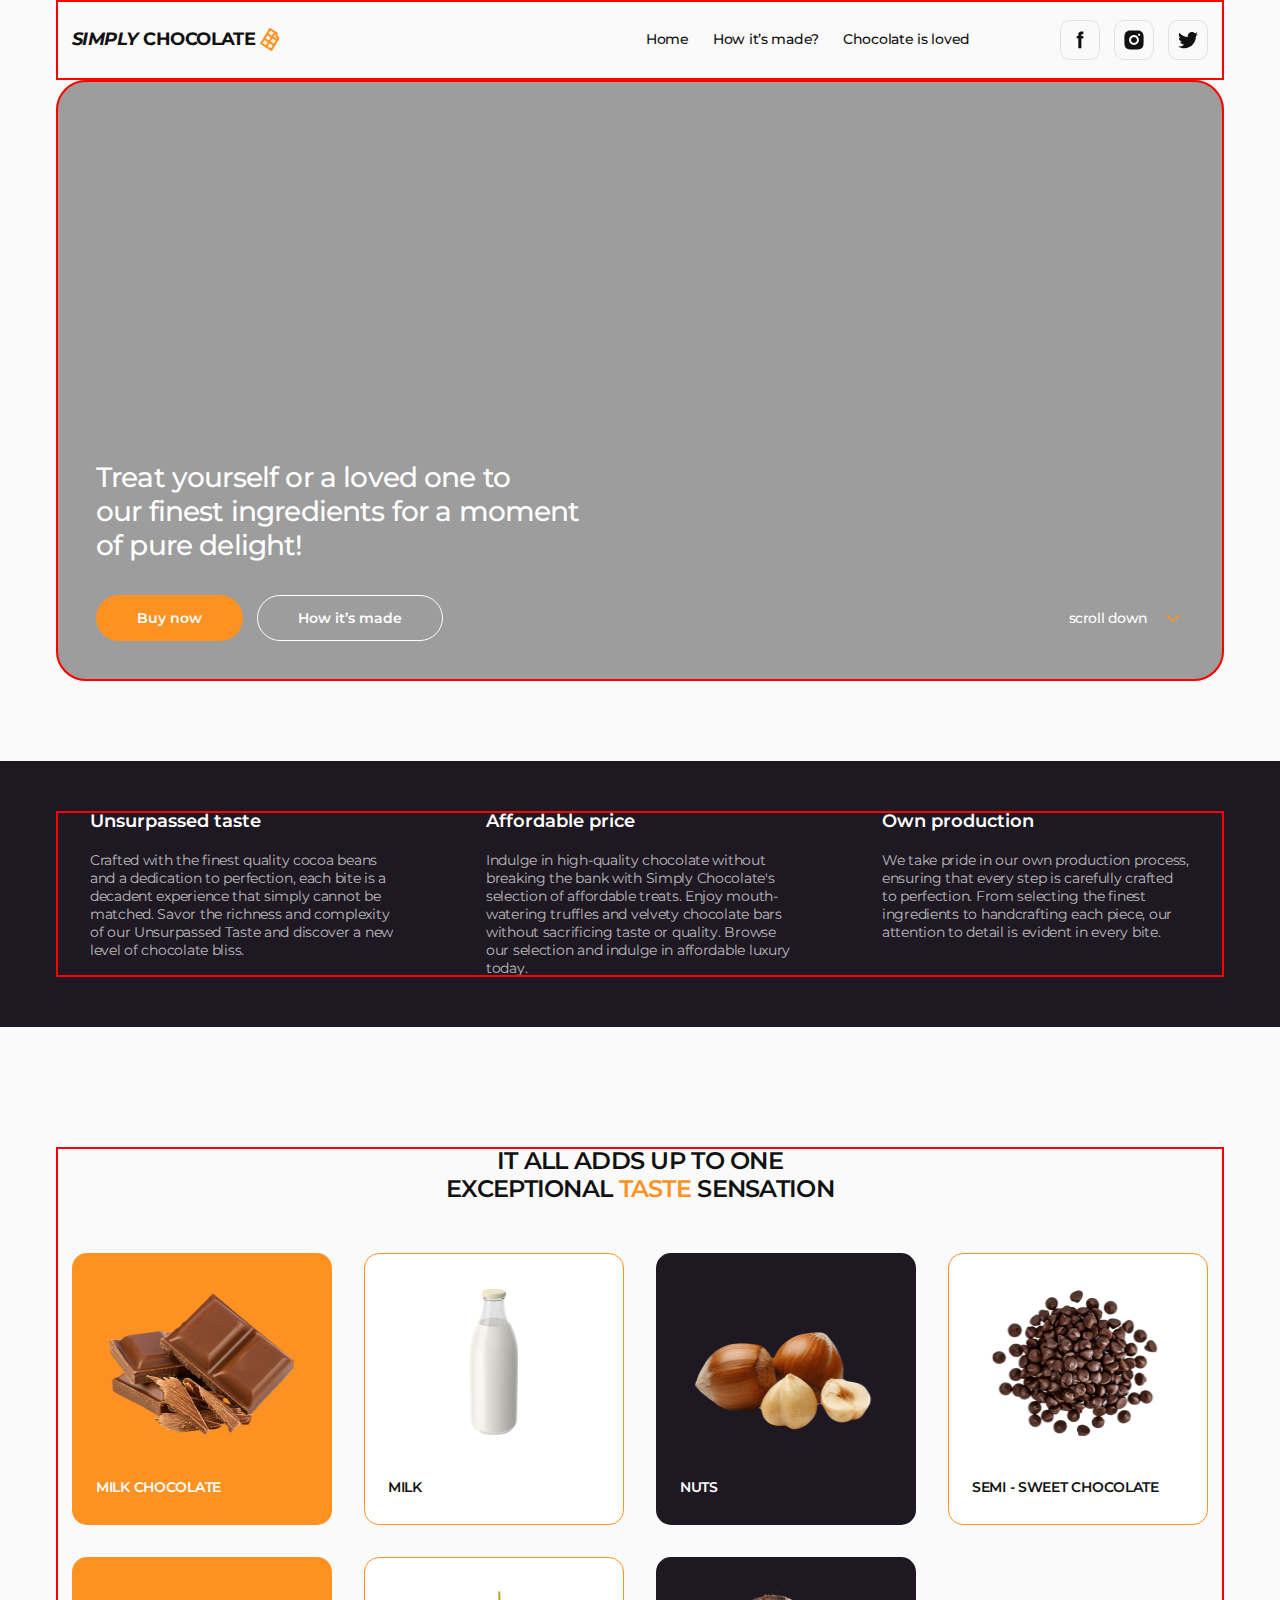
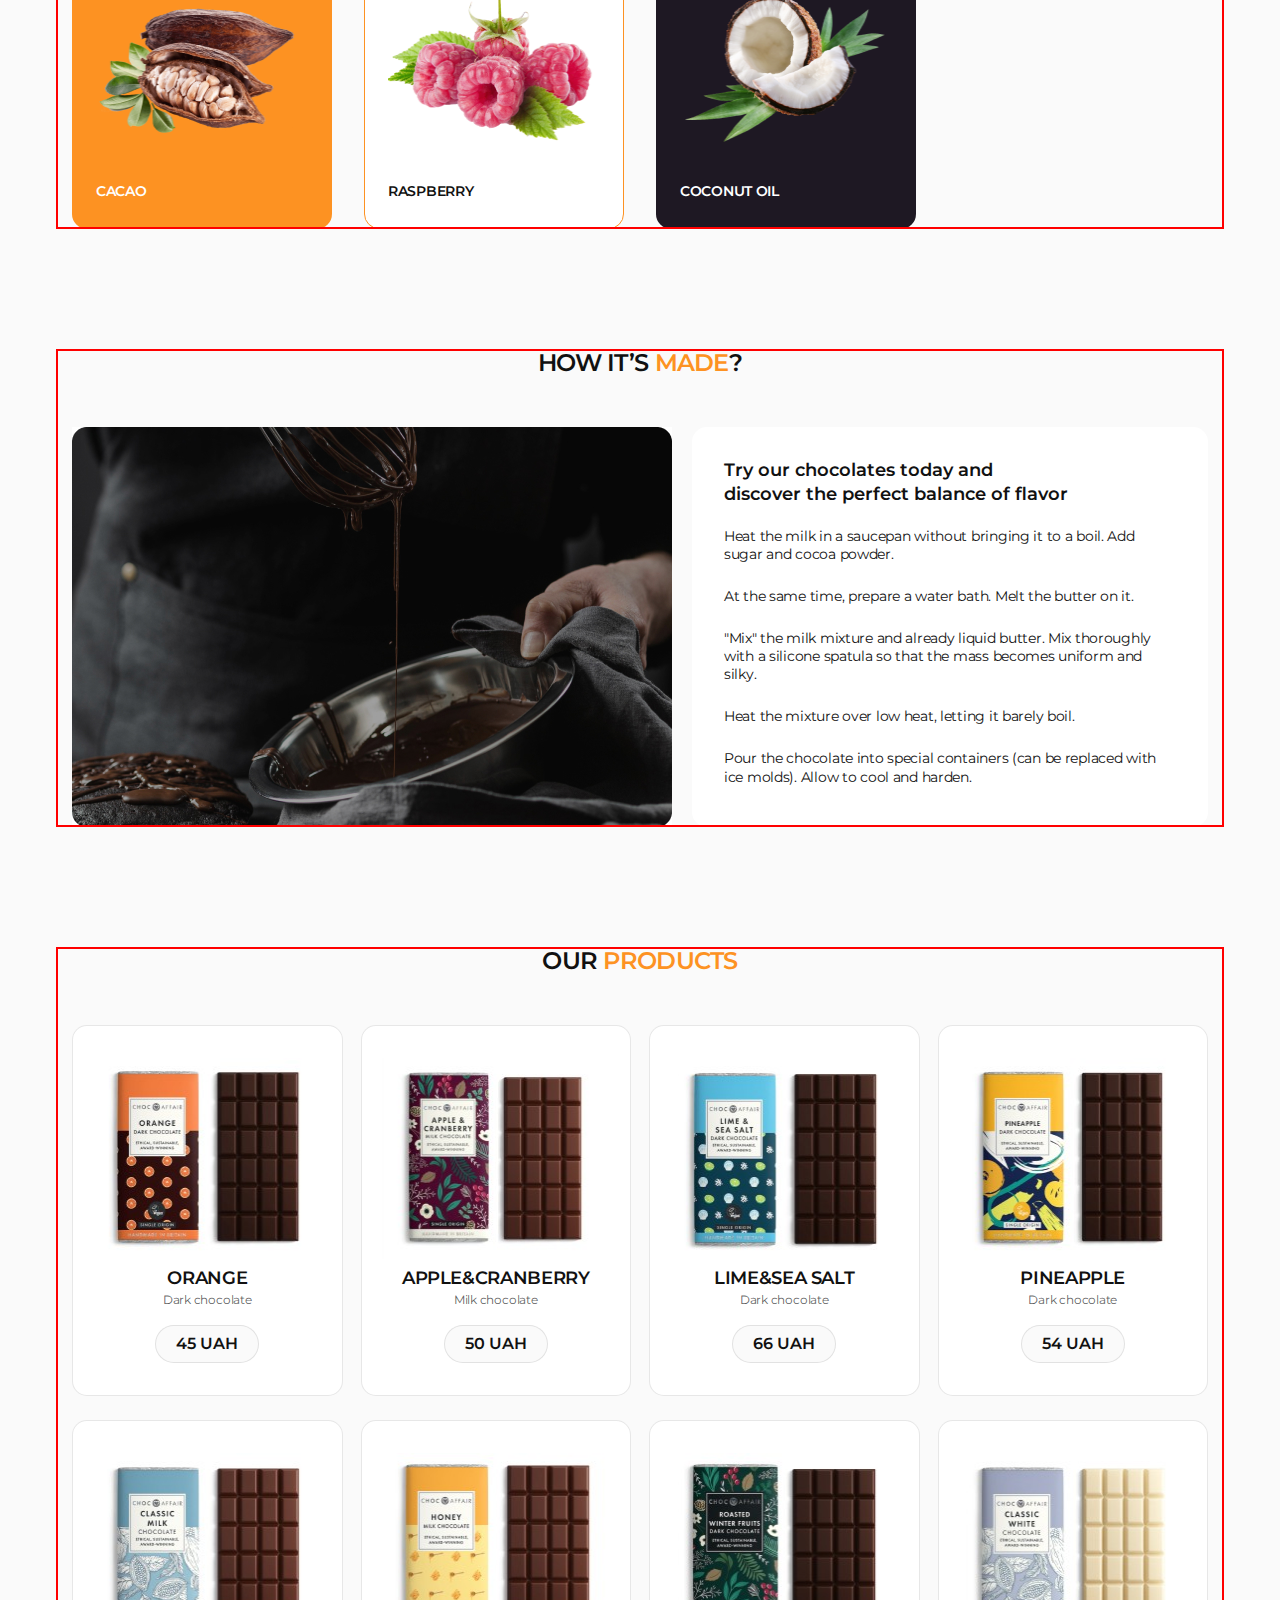
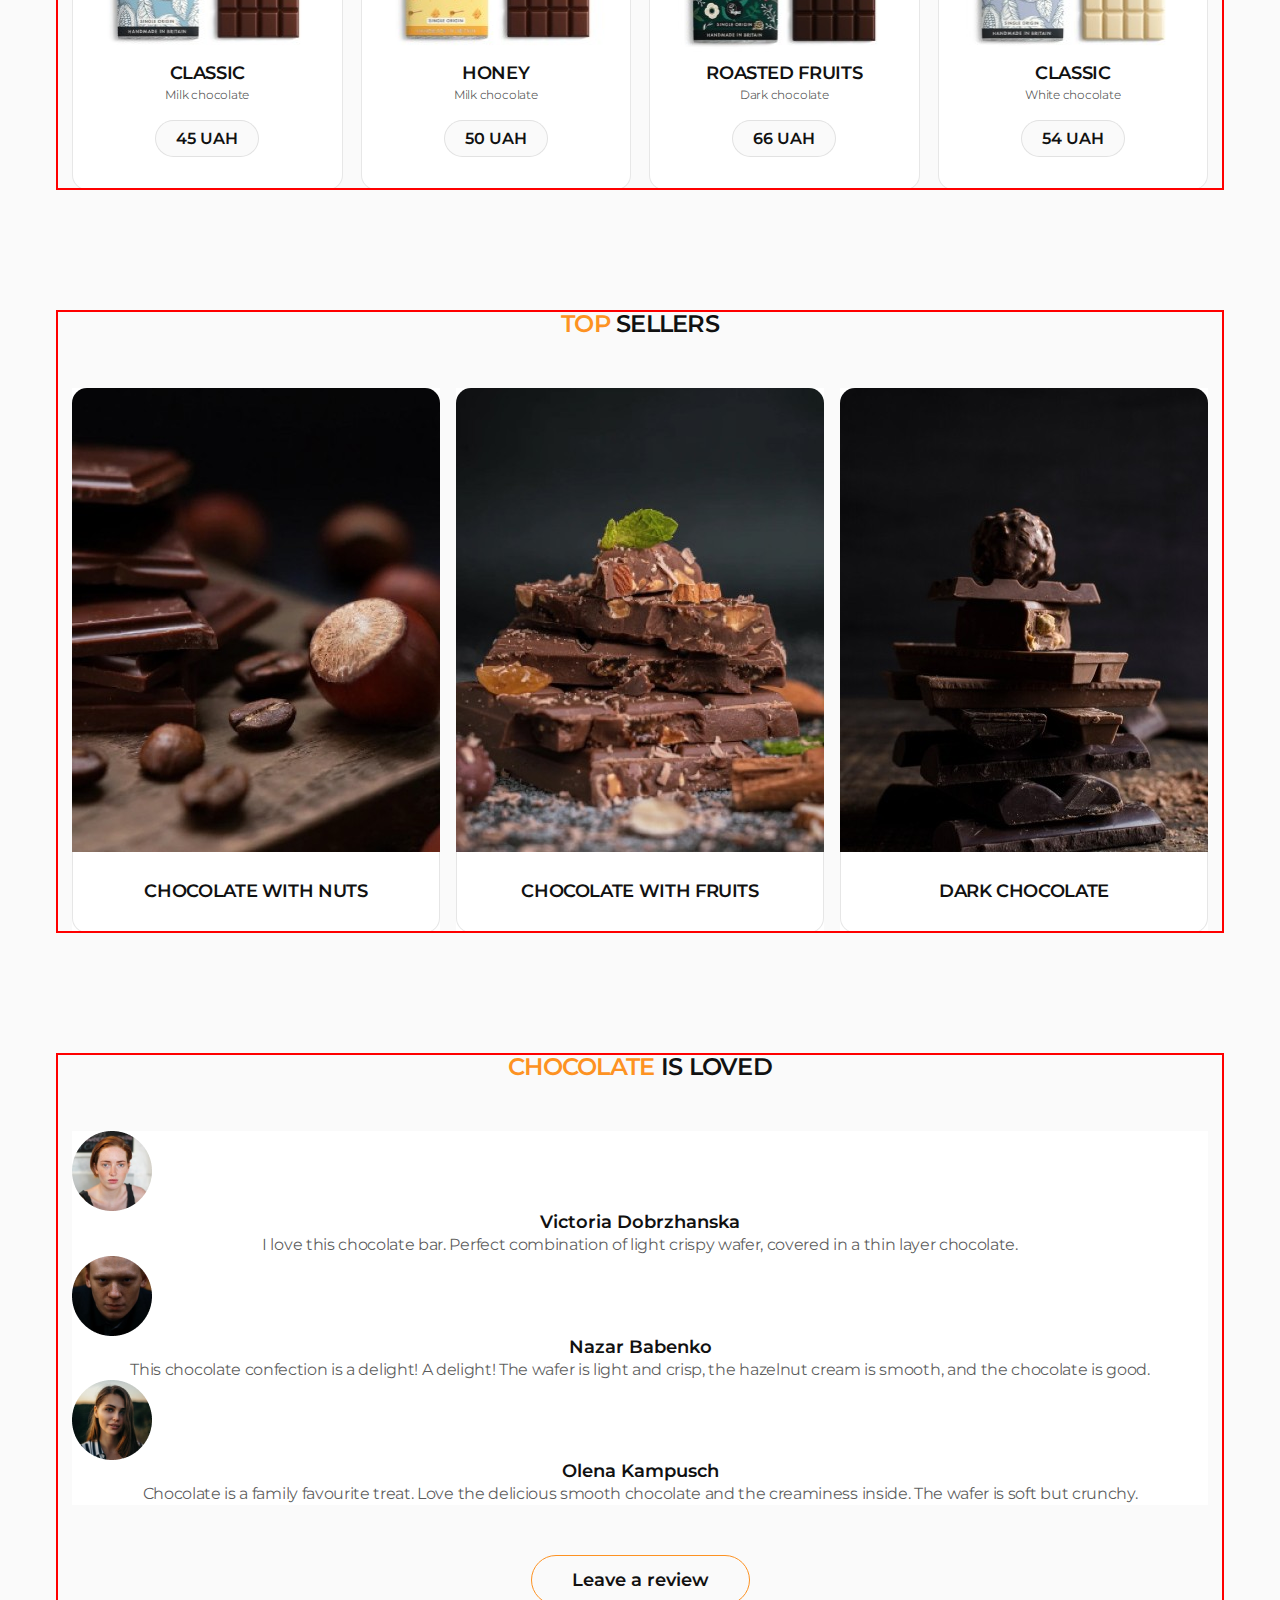
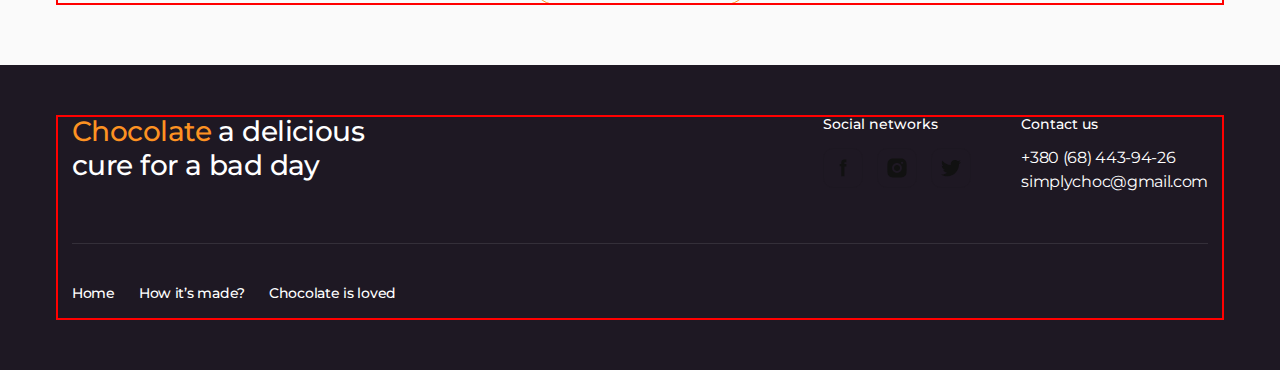
<file: module-03/index.html>
<!DOCTYPE html>
<html lang="en">
  <head>
    <meta charset="UTF-8" />
    <meta name="viewport" content="width=device-width, initial-scale=1.0" />
    <meta
      name="description"
      content="Treat yourself or a loved one to our finest ingredients for a moment of pure delight!"
    />
    <meta name="keywords" content="Chocolate, milk, cacao" />
    <title>SIMPLY CHOCOLATE</title>
    <link
      rel="shortcut icon"
      href="./images/favicon.svg"
      type="image/svg+xml"
    />
    <link
      rel="shortcut icon"
      href="images/icons/chocolate.png"
      type="image/png"
    />
    <!-- Fonts -->
    <link rel="preconnect" href="https://fonts.googleapis.com" />
    <link rel="preconnect" href="https://fonts.gstatic.com" crossorigin />
    <link
      href="https://fonts.googleapis.com/css2?family=Montserrat:ital,wght@0,100..900;1,100..900&display=swap"
      rel="stylesheet"
    />
    <!-- Normalise -->
    <link
      rel="stylesheet"
      href="https://cdn.jsdelivr.net/npm/modern-normalize@2.0.0/modern-normalize.min.css"
    />
    <!-- Custom styles -->
    <link rel="stylesheet" href="./css/styles.css" />
  </head>
  <body>
    <!-- #region Header -->
    <header class="header" id="home">
      <div class="container">
        <nav class="header-nav">
          <a class="logo header-logo" href="./index.html">
            <span class="logo-accent">SIMPLY</span>&nbsp;CHOCOLATE
            <img
              class="logo-img"
              src="./images/icons/logo.svg"
              alt="Site logo"
              width="24"
              height="24"
            />
          </a>
          <ul class="header-nav-list">
            <li class="header-nav-item">
              <a class="header-nav-link" href="#home">Home</a>
            </li>
            <li class="header-nav-item">
              <a class="header-nav-link" href="#made">How it’s made?</a>
            </li>
            <li class="header-nav-item">
              <a class="header-nav-link" href="#reviews">Chocolate is loved</a>
            </li>
          </ul>
        </nav>
        <ul class="socials header-socials">
          <li class="socials-item">
            <a
              class="socials-link"
              href="https://facebook.com"
              target="_blank"
              rel="noopener noreferrer"
              aria-label="Facebook link"
            >
              <img
                class="socials-icon"
                src="./images/icons/icon-facebook.svg"
                alt="Facebook icon"
                width="24"
                height="24"
              />
            </a>
          </li>
          <li class="socials-item">
            <a
              class="socials-link"
              href="https://instagram.com"
              target="_blank"
              rel="noopener noreferrer"
              aria-label="Instagram link"
            >
              <img
                class="socials-icon"
                src="./images/icons/icon-instagram.svg"
                alt="Instagram icon"
                width="24"
                height="24"
              />
            </a>
          </li>
          <li class="socials-item">
            <a
              class="socials-link"
              href="https://twitter.com"
              target="_blank"
              rel="noopener noreferrer"
              aria-label="Twitter link"
            >
              <img
                class="socials-icon"
                src="./images/icons/icon-twitter.svg"
                alt="Twitter icon"
                width="24"
                height="24"
              />
            </a>
          </li>
        </ul>
      </div>
    </header>
    <!-- #endregion Header -->
    <main>
      <!-- #region Hero -->
      <section class="hero">
        <div class="container">
          <h1 class="hero-title">
            Treat yourself or a loved one to our&nbsp;finest ingredients for a
            moment of pure delight!
          </h1>
          <div class="hero-wrapper">
            <ul class="hero-controls">
              <li class="hero-item">
                <button class="btn btn-accent" type="button">Buy now</button>
              </li>
              <li class="hero-item">
                <button class="btn btn-light" type="button">
                  How it’s made
                </button>
              </li>
            </ul>
            <a class="hero-link" href="">
              scroll down
              <img
                class="hero-link-icon"
                src="./images/icons/arrow-down.svg"
                alt="Arrow down"
                width="22"
                height="22"
              />
            </a>
          </div>
        </div>
      </section>
      <!-- #endregion Hero -->
      <!-- #region Benefits -->
      <section class="benefits">
        <div class="container">
          <h2 class="visually-hidden">Chocolate benefits</h2>
          <ul class="benefits-list">
            <li class="benefits-item">
              <h3 class="benefits-caption">Unsurpassed taste</h3>
              <p class="benefits-desc">
                Crafted with the finest quality cocoa beans and a dedication to
                perfection, each bite is a decadent experience that simply
                cannot be matched. Savor the richness and complexity of our
                Unsurpassed Taste and discover a new level of chocolate bliss.
              </p>
            </li>
            <li class="benefits-item">
              <h3 class="benefits-caption">Affordable price</h3>
              <p class="benefits-desc">
                Indulge in high-quality chocolate without breaking the bank with
                Simply Chocolate's selection of affordable treats. Enjoy
                mouth-watering truffles and velvety chocolate bars without
                sacrificing taste or quality. Browse our selection and indulge
                in affordable luxury today.
              </p>
            </li>
            <li class="benefits-item">
              <h3 class="benefits-caption">Own production</h3>
              <p class="benefits-desc">
                We take pride in our own production process, ensuring that every
                step is carefully crafted to perfection. From selecting the
                finest ingredients to handcrafting each piece, our attention to
                detail is evident in every bite.
              </p>
            </li>
          </ul>
        </div>
      </section>
      <!-- #endregion Benefits -->
      <!-- #region Ingridients -->
      <section class="ingridients">
        <div class="container">
          <h2 class="ingridients-title">
            It all adds up to one exceptional
            <span class="accent">taste</span> sensation
          </h2>
          <ul class="ingridients-list">
            <li class="ingridients-item">
              <img
                class="ingridients-ill"
                src="./images/ingridients/img-1.png"
                alt="MILK CHOCOLATE"
                width="214"
                height="160"
              />
              <h3 class="ingridients-caption">MILK CHOCOLATE</h3>
            </li>
            <li class="ingridients-item">
              <img
                class="ingridients-ill"
                src="./images/ingridients/img-2.png"
                alt="MILK"
                width="214"
                height="160"
              />
              <h3 class="ingridients-caption">MILK</h3>
            </li>
            <li class="ingridients-item">
              <img
                class="ingridients-ill"
                src="./images/ingridients/img-3.png"
                alt="NUTS"
                width="214"
                height="160"
              />
              <h3 class="ingridients-caption">NUTS</h3>
            </li>
            <li class="ingridients-item">
              <img
                class="ingridients-ill"
                src="./images/ingridients/img-4.png"
                alt="SEMI - SWEET CHOCOLATE"
                width="214"
                height="160"
              />
              <h3 class="ingridients-caption">SEMI - SWEET CHOCOLATE</h3>
            </li>
            <li class="ingridients-item">
              <img
                class="ingridients-ill"
                src="./images/ingridients/img-5.png"
                alt="CACAO"
                width="214"
                height="160"
              />
              <h3 class="ingridients-caption">CACAO</h3>
            </li>
            <li class="ingridients-item">
              <img
                class="ingridients-ill"
                src="./images/ingridients/img-6.png"
                alt="RASPBERRY"
                width="214"
                height="160"
              />
              <h3 class="ingridients-caption">RASPBERRY</h3>
            </li>
            <li class="ingridients-item">
              <img
                class="ingridients-ill"
                src="./images/ingridients/img-7.png"
                alt="COCONUT OIL"
                width="214"
                height="160"
              />
              <h3 class="ingridients-caption">COCONUT OIL</h3>
            </li>
          </ul>
        </div>
      </section>
      <!-- #endregion Ingridients -->
      <!-- #region Made -->
      <section class="made" id="made">
        <div class="container">
          <h2 class="made-title section-title">
            How it’s <span class="accent">made</span>?
          </h2>
          <div class="made-wrapper">
            <div class="made-left-side">
              <img
                class="made-pic"
                src="./images/made/image.jpg"
                alt="Pastry chef preparing chocolate cake"
                width="600"
                height="400"
              />
            </div>
            <div class="made-right-side">
              <h3 class="made-subtitle">
                Try our chocolates today and discover the perfect balance of
                flavor
              </h3>
              <ol class="made-list">
                <li class="made-item">
                  Heat the milk in a saucepan without bringing it to a boil. Add
                  sugar and cocoa powder.
                </li>
                <li class="made-item">
                  At the same time, prepare a water bath. Melt the butter on it.
                </li>
                <li class="made-item">
                  "Mix" the milk mixture and already liquid butter. Mix
                  thoroughly with a silicone spatula so that the mass becomes
                  uniform and silky.
                </li>
                <li class="made-item">
                  Heat the mixture over low heat, letting it barely boil.
                </li>
                <li class="made-item">
                  Pour the chocolate into special containers (can be replaced
                  with ice molds). Allow to cool and harden.
                </li>
              </ol>
            </div>
          </div>
        </div>
      </section>
      <!-- #endregion Made -->
      <!-- #region Products -->
      <section class="products">
        <div class="container">
          <h2 class="products-title">
            Our <span class="accent">products</span>
          </h2>
          <ul class="products-list">
            <li class="products-item">
              <img
                class="products-ill"
                src="./images/products/img-1.jpg"
                alt=""
                width="230"
                height="201"
              />
              <h3 class="products-heading">Orange</h3>
              <p class="products-category">Dark chocolate</p>
              <button class="products-price" type="button">45 UAH</button>
            </li>
            <li class="products-item">
              <img
                class="products-ill"
                src="./images/products/img-2.jpg"
                alt=""
                width="230"
                height="201"
              />
              <h3 class="products-heading">Apple&Cranberry</h3>
              <p class="products-category">Milk chocolate</p>
              <button class="products-price" type="button">50 UAH</button>
            </li>
            <li class="products-item">
              <img
                class="products-ill"
                src="./images/products/img-3.jpg"
                alt=""
                width="230"
                height="201"
              />
              <h3 class="products-heading">Lime&Sea salt</h3>
              <p class="products-category">Dark chocolate</p>
              <button class="products-price" type="button">66 UAH</button>
            </li>
            <li class="products-item">
              <img
                class="products-ill"
                src="./images/products/img-4.jpg"
                alt=""
                width="230"
                height="201"
              />
              <h3 class="products-heading">Pineapple</h3>
              <p class="products-category">Dark chocolate</p>
              <button class="products-price" type="button">54 UAH</button>
            </li>
            <li class="products-item">
              <img
                class="products-ill"
                src="./images/products/img-5.jpg"
                alt=""
                width="230"
                height="201"
              />
              <h3 class="products-heading">Classic</h3>
              <p class="products-category">Milk chocolate</p>
              <button class="products-price" type="button">45 UAH</button>
            </li>
            <li class="products-item">
              <img
                class="products-ill"
                src="./images/products/img-6.jpg"
                alt=""
                width="230"
                height="201"
              />
              <h3 class="products-heading">Honey</h3>
              <p class="products-category">Milk chocolate</p>
              <button class="products-price" type="button">50 UAH</button>
            </li>
            <li class="products-item">
              <img
                class="products-ill"
                src="./images/products/img-7.jpg"
                alt=""
                width="230"
                height="201"
              />
              <h3 class="products-heading">Roasted fruits</h3>
              <p class="products-category">Dark chocolate</p>
              <button class="products-price" type="button">66 UAH</button>
            </li>
            <li class="products-item">
              <img
                class="products-ill"
                src="./images/products/img-8.jpg"
                alt=""
                width="230"
                height="201"
              />
              <h3 class="products-heading">Classic</h3>
              <p class="products-category">White chocolate</p>
              <button class="products-price" type="button">54 UAH</button>
            </li>
          </ul>
        </div>
      </section>
      <!-- #endregion Products -->
      <!-- #region Bestsellers -->
      <section class="bestsellers">
        <div class="container">
          <h2 class="bestsellers-title">
            <span class="accent">Top</span> sellers
          </h2>
          <ul class="bestsellers-list">
            <li class="bestsellers-item">
              <img
                class="bestsellers-img"
                src="./images/bestsellers/img-1.jpg"
                alt=""
                width="368"
                height="464"
              />
              <h3 class="bestsellers-caption">CHOCOLATE WITH NUTS</h3>
            </li>
            <li class="bestsellers-item">
              <img
                class="bestsellers-img"
                src="./images/bestsellers/img-2.jpg"
                alt=""
                width="368"
                height="464"
              />
              <h3 class="bestsellers-caption">CHOCOLATE WITH FRUITS</h3>
            </li>
            <li class="bestsellers-item">
              <img
                class="bestsellers-img"
                src="./images/bestsellers/img-3.jpg"
                alt=""
                width="368"
                height="464"
              />
              <h3 class="bestsellers-caption">DARK CHOCOLATE</h3>
            </li>
          </ul>
        </div>
      </section>
      <!-- #endregion Bestsellers -->
      <!-- #region Reviews -->
      <section class="reviews" id="reviews">
        <div class="container">
          <h2 class="reviews-title">
            <span class="accent">Chocolate</span> is loved
          </h2>
          <ul class="reviews-list">
            <li class="reviews-item">
              <img
                class="reviews-avatar"
                src="./images/reviews/img-1.png"
                alt="Victoria Dobrzhanska"
                width="80"
                height="80"
              />
              <h3 class="reviews-author">Victoria Dobrzhanska</h3>
              <p class="reviews-text">
                I love this chocolate bar. Perfect combination of light crispy
                wafer, covered in a thin layer chocolate.
              </p>
            </li>
            <li class="reviews-item">
              <img
                class="reviews-avatar"
                src="./images/reviews/img-2.png"
                alt="Nazar Babenko"
                width="80"
                height="80"
              />
              <h3 class="reviews-author">Nazar Babenko</h3>
              <p class="reviews-text">
                This chocolate confection is a delight! A delight! The wafer is
                light and crisp, the hazelnut cream is smooth, and the chocolate
                is good.
              </p>
            </li>
            <li class="reviews-item">
              <img
                class="reviews-avatar"
                src="./images/reviews/img-3.png"
                alt="Olena Kampusch"
                width="80"
                height="80"
              />
              <h3 class="reviews-author">Olena Kampusch</h3>
              <p class="reviews-text">
                Chocolate is a family favourite treat. Love the delicious smooth
                chocolate and the creaminess inside. The wafer is soft but
                crunchy.
              </p>
            </li>
          </ul>
          <button class="btn btn-dark reviews-btn" type="button">
            Leave a review
          </button>
        </div>
      </section>
      <!-- #endregion Reviews -->
    </main>
    <!-- #region Footer -->
    <footer class="footer">
      <div class="container">
        <div class="footer-top">
          <p class="footer-slogan">
            <span class="accent">Chocolate</span> a delicious cure for a bad day
          </p>

          <div class="footer-wrapper">
            <p class="footer-caption">Social networks</p>
            <ul class="socials">
              <li class="socials-item">
                <a
                  class="socials-link"
                  href="https://facebook.com"
                  target="_blank"
                  rel="noopener noreferrer"
                  aria-label="Facebook link"
                >
                  <img
                    class="socials-icon"
                    src="./images/icons/icon-facebook.svg"
                    alt="Facebook icon"
                    width="24"
                    height="24"
                  />
                </a>
              </li>
              <li class="socials-item">
                <a
                  class="socials-link"
                  href="https://instagram.com"
                  target="_blank"
                  rel="noopener noreferrer"
                  aria-label="Instagram link"
                >
                  <img
                    class="socials-icon"
                    src="./images/icons/icon-instagram.svg"
                    alt="Instagram icon"
                    width="24"
                    height="24"
                  />
                </a>
              </li>
              <li class="socials-item">
                <a
                  class="socials-link"
                  href="https://twitter.com"
                  target="_blank"
                  rel="noopener noreferrer"
                  aria-label="Twitter link"
                >
                  <img
                    class="socials-icon"
                    src="./images/icons/icon-twitter.svg"
                    alt="Twitter icon"
                    width="24"
                    height="24"
                  />
                </a>
              </li>
            </ul>
          </div>

          <address class="footer-address">
            <p class="footer-caption">Contact us</p>
            <ul class="footer-contacts">
              <li class="footer-contacts-item">
                <a class="footer-contacts-link" href="tel:+380684439426">
                  +380 (68) 443-94-26
                </a>
              </li>
              <li class="footer-contacts-item">
                <a
                  class="footer-contacts-link"
                  href="mailto:simplychoc@gmail.com"
                >
                  simplychoc@gmail.com
                </a>
              </li>
            </ul>
          </address>
        </div>
        <div class="footer-bottom">
          <ul class="footer-menu">
            <li class="footer-menu-item">
              <a class="footer-menu-link" href="#home">Home</a>
            </li>
            <li class="footer-menu-item">
              <a class="footer-menu-link" href="#made">How it’s made?</a>
            </li>
            <li class="footer-menu-item">
              <a class="footer-menu-link" href="#reviews">Chocolate is loved</a>
            </li>
          </ul>
        </div>
      </div>
    </footer>
    <!-- #endregion Footer -->
  </body>
</html>
</file>
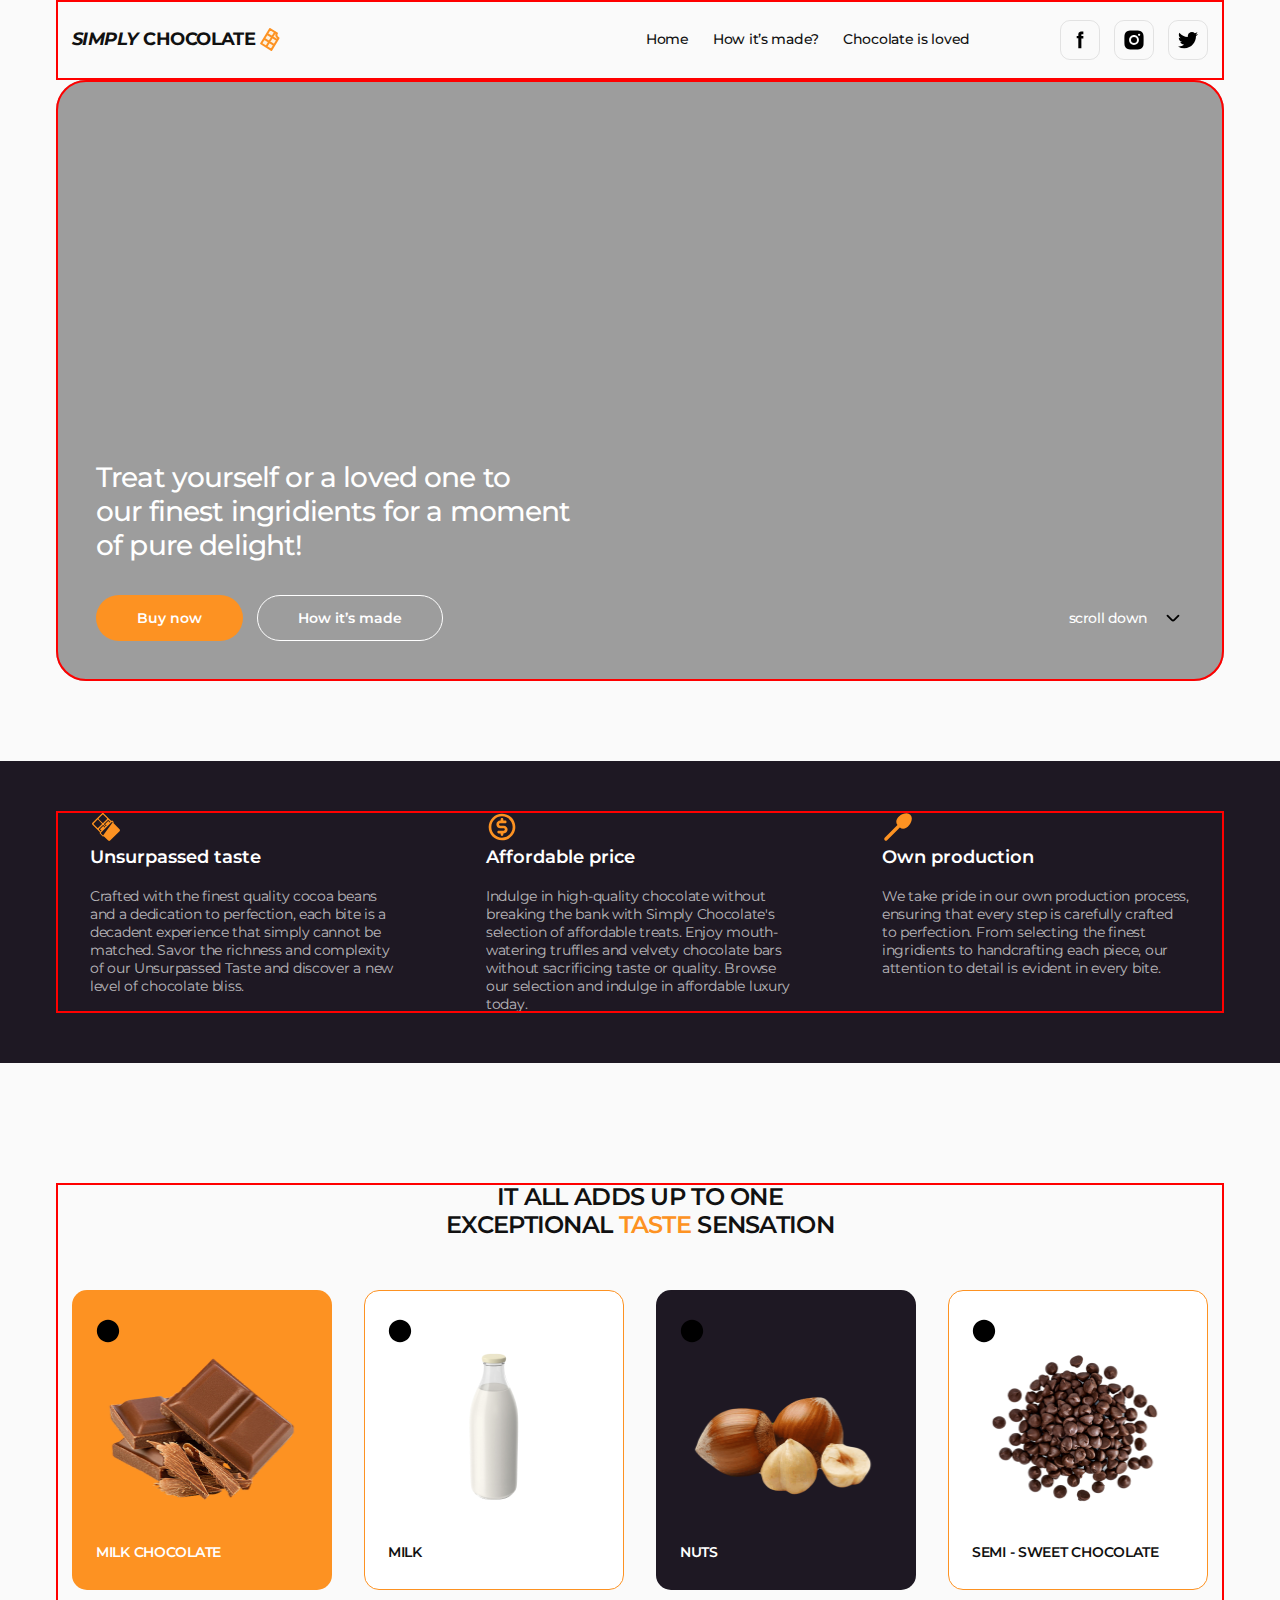
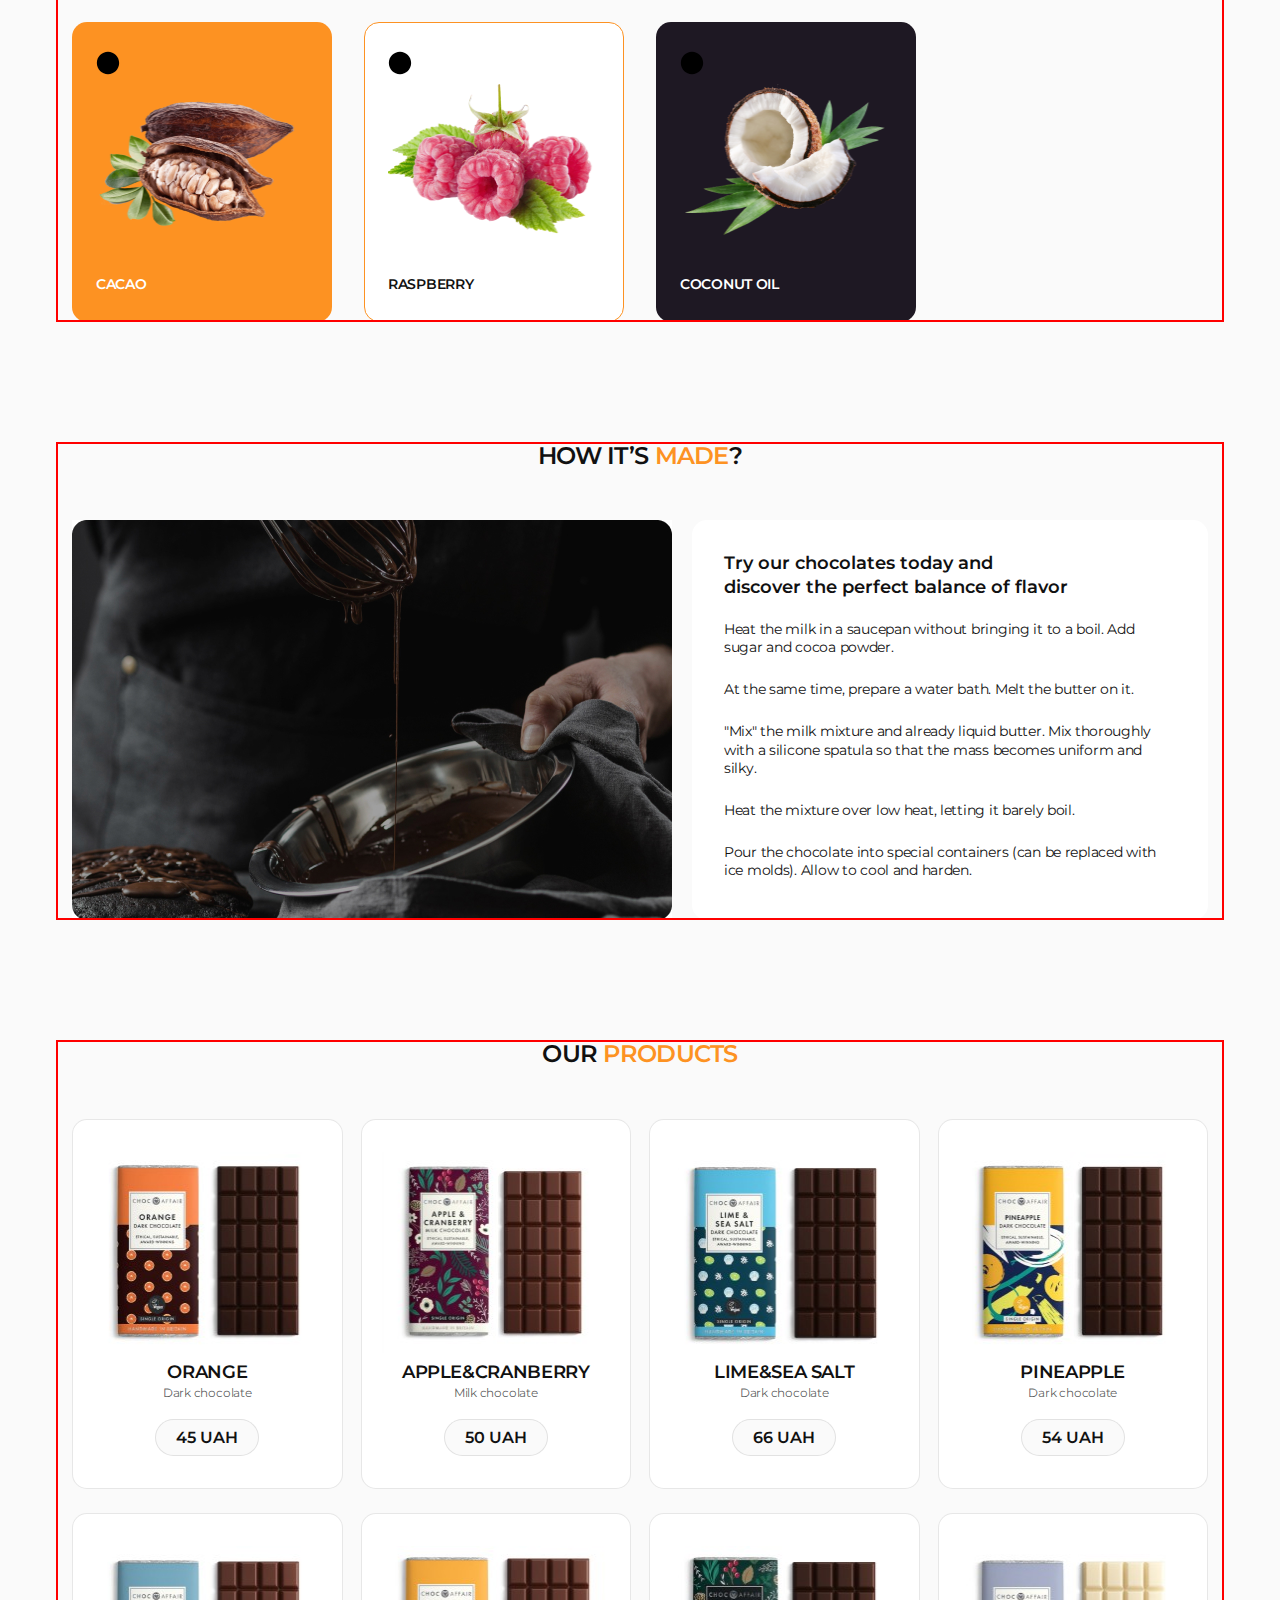
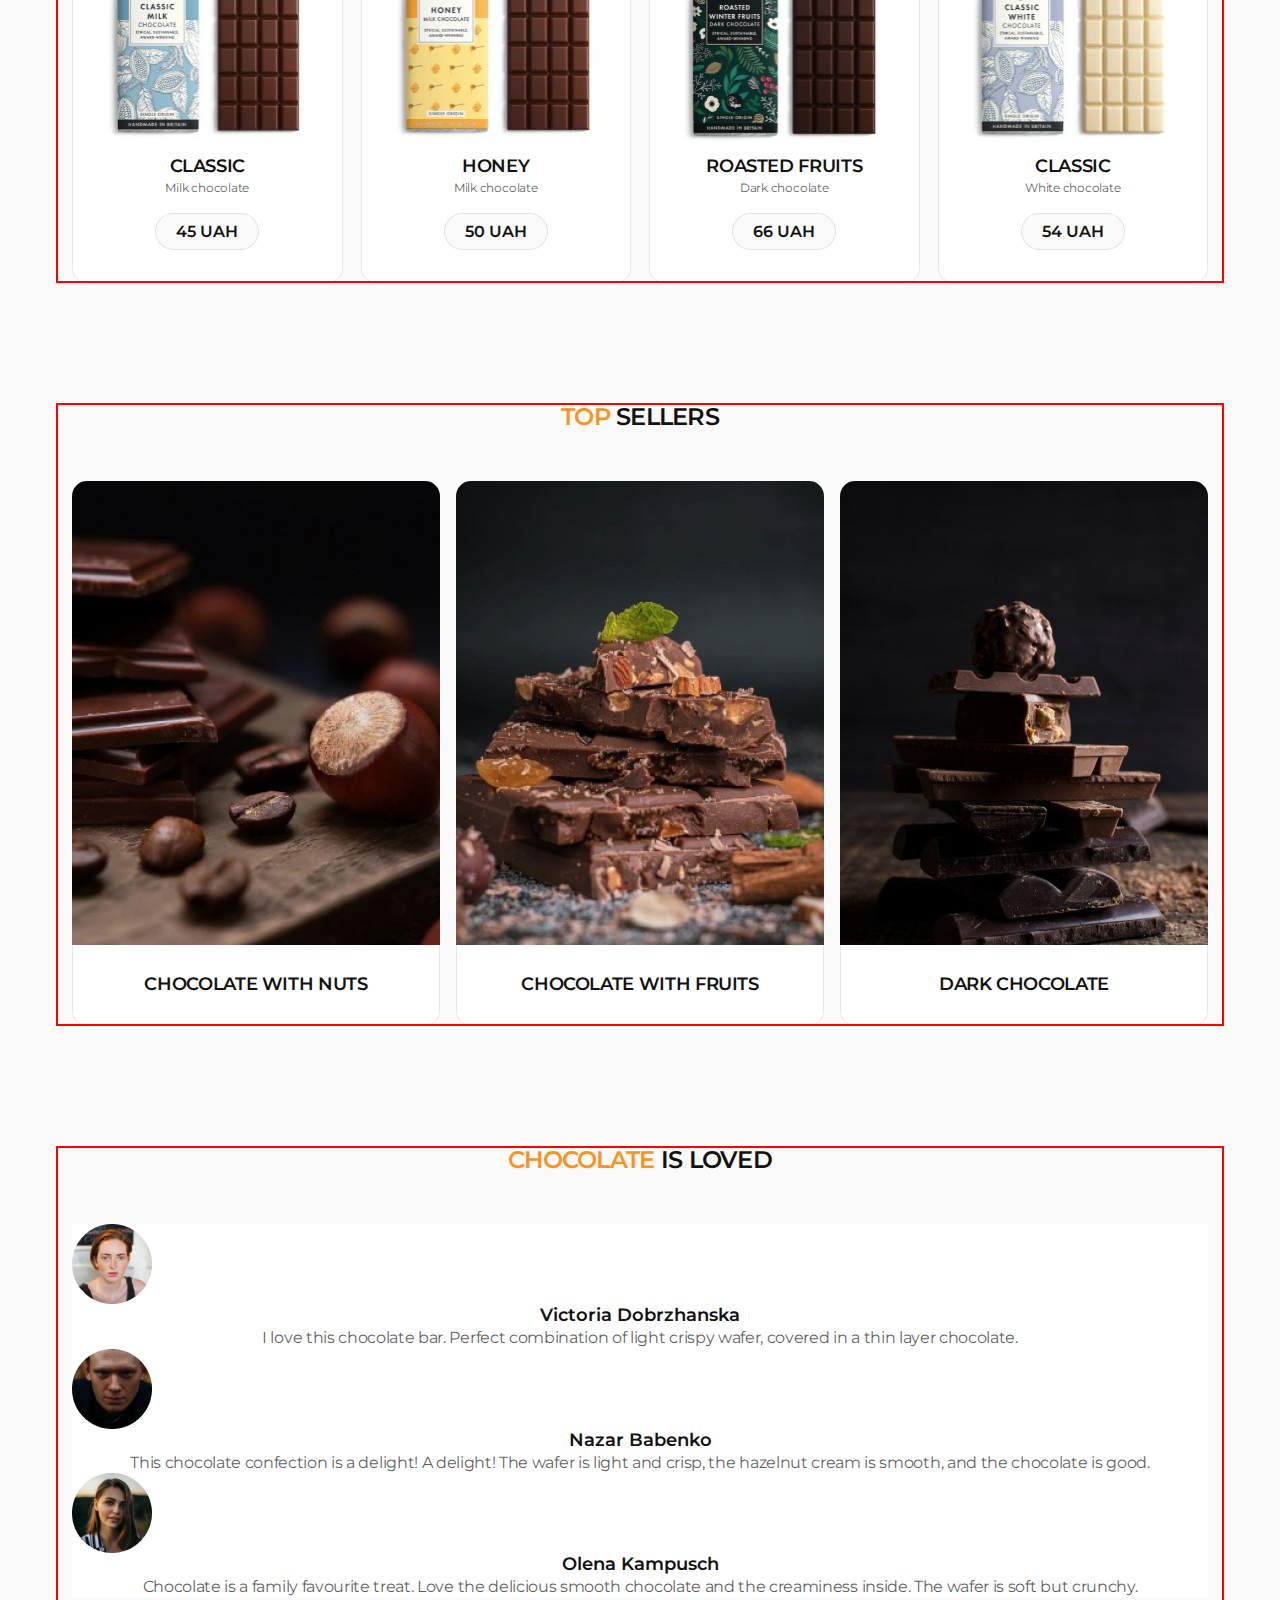
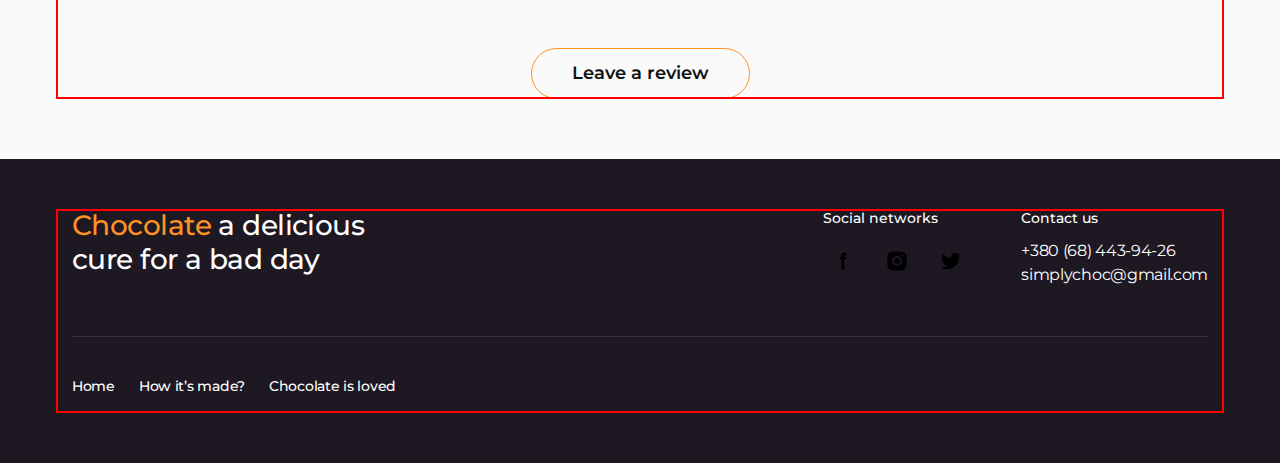
<file: module-04/index.html>
<!DOCTYPE html>
<html lang="en">
  <head>
    <meta charset="UTF-8" />
    <meta name="viewport" content="width=device-width, initial-scale=1.0" />
    <meta
      name="description"
      content="Treat yourself or a loved one to our finest ingridients for a moment of pure delight!"
    />
    <meta name="keywords" content="Chocolate, milk, cacao" />
    <title>SIMPLY CHOCOLATE</title>
    <link
      rel="shortcut icon"
      href="./images/favicon.svg"
      type="image/svg+xml"
    />
    <link
      rel="shortcut icon"
      href="images/icons/chocolate.png"
      type="image/png"
    />
    <!-- Fonts -->
    <link rel="preconnect" href="https://fonts.googleapis.com" />
    <link rel="preconnect" href="https://fonts.gstatic.com" crossorigin />
    <link
      href="https://fonts.googleapis.com/css2?family=Montserrat:ital,wght@0,100..900;1,100..900&display=swap"
      rel="stylesheet"
    />
    <link
      href="https://fonts.googleapis.com/css2?family=Lato:ital,wght@0,100;0,300;0,400;0,700;0,900;1,100;1,300;1,400;1,700;1,900&family=Montserrat:ital,wght@0,100..900;1,100..900&display=swap"
      rel="stylesheet"
    />
    <!-- Normalise -->
    <link
      rel="stylesheet"
      href="https://cdn.jsdelivr.net/npm/modern-normalize@2.0.0/modern-normalize.min.css"
    />
    <!-- Custom styles -->
    <link rel="stylesheet" href="./css/styles.css" />
  </head>
  <body>
    <!-- #region Header -->
    <header class="header" id="home">
      <div class="container">
        <nav class="header-nav">
          <a class="logo header-logo" href="./index.html">
            <span class="logo-accent">SIMPLY</span>&nbsp;CHOCOLATE
            <svg class="logo-img" width="24" height="24">
              <use href="./images/icons.svg#logo"></use>
            </svg>
          </a>
          <ul class="header-nav-list">
            <li class="header-nav-item">
              <a class="header-nav-link active" href="#home">Home</a>
            </li>
            <li class="header-nav-item">
              <a class="header-nav-link" href="#made">How it’s made?</a>
            </li>
            <li class="header-nav-item">
              <a class="header-nav-link" href="#reviews">Chocolate is loved</a>
            </li>
          </ul>
        </nav>
        <ul class="socials header-socials">
          <li class="socials-item">
            <a
              class="socials-link"
              href="https://facebook.com"
              target="_blank"
              rel="noopener noreferrer"
              aria-label="Facebook link"
            >
              <svg class="socials-icon" width="24" height="24">
                <use href="./images/icons.svg#facebook"></use>
              </svg>
            </a>
          </li>
          <li class="socials-item">
            <a
              class="socials-link"
              href="https://instagram.com"
              target="_blank"
              rel="noopener noreferrer"
              aria-label="Instagram link"
            >
              <svg class="socials-icon" width="24" height="24">
                <use href="./images/icons.svg#instagram"></use>
              </svg>
            </a>
          </li>
          <li class="socials-item">
            <a
              class="socials-link"
              href="https://twitter.com"
              target="_blank"
              rel="noopener noreferrer"
              aria-label="Twitter link"
            >
              <svg class="socials-icon" width="24" height="24">
                <use href="./images/icons.svg#twitter"></use>
              </svg>
            </a>
          </li>
        </ul>
      </div>
    </header>
    <!-- #endregion Header -->
    <main>
      <!-- #region Hero -->
      <section class="hero">
        <div class="container">
          <h1 class="hero-title">
            Treat yourself or a loved one to our&nbsp;finest ingridients for a
            moment of pure delight!
          </h1>
          <div class="hero-wrapper">
            <ul class="hero-controls">
              <li class="hero-item">
                <button class="btn btn-accent" type="button">Buy now</button>
              </li>
              <li class="hero-item">
                <button class="btn btn-light" type="button">
                  How it’s made
                </button>
              </li>
            </ul>
            <a class="hero-link" href="">
              scroll down
              <svg class="hero-link-icon" width="22" height="22">
                <use href="./images/icons.svg#arrow-down"></use>
              </svg>
            </a>
          </div>
        </div>
      </section>
      <!-- #endregion Hero -->
      <!-- <h1 class="bg-text-clip">Some Interesting text</h1> -->
      <!-- #region Benefits -->
      <section class="benefits">
        <div class="container">
          <h2 class="visually-hidden">Chocolate benefits</h2>
          <ul class="benefits-list">
            <li class="benefits-item">
              <div class="benefits-wrapper">
                <svg class="benefits-icon" width="32" height="32">
                  <use href="./images/icons.svg#chocolate"></use>
                </svg>
              </div>
              <h3 class="benefits-caption">Unsurpassed taste</h3>
              <p class="benefits-desc">
                Crafted with the finest quality cocoa beans and a dedication to
                perfection, each bite is a decadent experience that simply
                cannot be matched. Savor the richness and complexity of our
                Unsurpassed Taste and discover a new level of chocolate bliss.
              </p>
            </li>
            <li class="benefits-item">
              <div class="benefits-wrapper">
                <svg class="benefits-icon" width="32" height="32">
                  <use href="./images/icons.svg#coin"></use>
                </svg>
              </div>
              <h3 class="benefits-caption">Affordable price</h3>
              <p class="benefits-desc">
                Indulge in high-quality chocolate without breaking the bank with
                Simply Chocolate's selection of affordable treats. Enjoy
                mouth-watering truffles and velvety chocolate bars without
                sacrificing taste or quality. Browse our selection and indulge
                in affordable luxury today.
              </p>
            </li>
            <li class="benefits-item">
              <div class="benefits-wrapper">
                <svg class="benefits-icon" width="32" height="32">
                  <use href="./images/icons.svg#spoon"></use>
                </svg>
              </div>
              <h3 class="benefits-caption">Own production</h3>
              <p class="benefits-desc">
                We take pride in our own production process, ensuring that every
                step is carefully crafted to perfection. From selecting the
                finest ingridients to handcrafting each piece, our attention to
                detail is evident in every bite.
              </p>
            </li>
          </ul>
        </div>
      </section>
      <!-- #endregion Benefits -->
      <!-- #region Ingridients -->
      <section class="ingridients">
        <div class="container">
          <h2 class="ingridients-title">
            It all adds up to one exceptional
            <span class="accent">taste</span> sensation
          </h2>
          <ul class="ingridients-list">
            <li class="ingridients-item">
              <svg class="ingridients-icon" width="24" height="24">
                <use href="./images/icons.svg#arrow"></use>
              </svg>
              <img
                class="ingridients-ill"
                src="./images/ingridients/img-1.png"
                alt="MILK CHOCOLATE"
                width="214"
                height="160"
              />
              <h3 class="ingridients-caption">MILK CHOCOLATE</h3>
            </li>
            <li class="ingridients-item">
              <svg class="ingridients-icon" width="24" height="24">
                <use href="./images/icons.svg#arrow"></use>
              </svg>
              <img
                class="ingridients-ill"
                src="./images/ingridients/img-2.png"
                alt="MILK"
                width="214"
                height="160"
              />
              <h3 class="ingridients-caption">MILK</h3>
            </li>
            <li class="ingridients-item">
              <svg class="ingridients-icon" width="24" height="24">
                <use href="./images/icons.svg#arrow"></use>
              </svg>
              <img
                class="ingridients-ill"
                src="./images/ingridients/img-3.png"
                alt="NUTS"
                width="214"
                height="160"
              />
              <h3 class="ingridients-caption">NUTS</h3>
            </li>
            <li class="ingridients-item">
              <svg class="ingridients-icon" width="24" height="24">
                <use href="./images/icons.svg#arrow"></use>
              </svg>
              <img
                class="ingridients-ill"
                src="./images/ingridients/img-4.png"
                alt="SEMI - SWEET CHOCOLATE"
                width="214"
                height="160"
              />
              <h3 class="ingridients-caption">SEMI - SWEET CHOCOLATE</h3>
            </li>
            <li class="ingridients-item">
              <svg class="ingridients-icon" width="24" height="24">
                <use href="./images/icons.svg#arrow"></use>
              </svg>
              <img
                class="ingridients-ill"
                src="./images/ingridients/img-5.png"
                alt="CACAO"
                width="214"
                height="160"
              />
              <h3 class="ingridients-caption">CACAO</h3>
            </li>
            <li class="ingridients-item">
              <svg class="ingridients-icon" width="24" height="24">
                <use href="./images/icons.svg#arrow"></use>
              </svg>
              <img
                class="ingridients-ill"
                src="./images/ingridients/img-6.png"
                alt="RASPBERRY"
                width="214"
                height="160"
              />
              <h3 class="ingridients-caption">RASPBERRY</h3>
            </li>
            <li class="ingridients-item">
              <svg class="ingridients-icon" width="24" height="24">
                <use href="./images/icons.svg#arrow"></use>
              </svg>
              <img
                class="ingridients-ill"
                src="./images/ingridients/img-7.png"
                alt="COCONUT OIL"
                width="214"
                height="160"
              />
              <h3 class="ingridients-caption">COCONUT OIL</h3>
            </li>
          </ul>
        </div>
      </section>
      <!-- #endregion Ingridients -->
      <!-- #region Made -->
      <section class="made" id="made">
        <div class="container">
          <h2 class="made-title section-title">
            How it’s <span class="accent">made</span>?
          </h2>
          <div class="made-wrapper">
            <div class="made-left-side">
              <img
                class="made-pic"
                src="./images/made/image.jpg"
                alt="Pastry chef preparing chocolate cake"
                width="600"
                height="400"
              />
            </div>
            <div class="made-right-side">
              <h3 class="made-subtitle">
                Try our chocolates today and discover the perfect balance of
                flavor
              </h3>
              <ol class="made-list">
                <li class="made-item">
                  Heat the milk in a saucepan without bringing it to a boil. Add
                  sugar and cocoa powder.
                </li>
                <li class="made-item">
                  At the same time, prepare a water bath. Melt the butter on it.
                </li>
                <li class="made-item">
                  "Mix" the milk mixture and already liquid butter. Mix
                  thoroughly with a silicone spatula so that the mass becomes
                  uniform and silky.
                </li>
                <li class="made-item">
                  Heat the mixture over low heat, letting it barely boil.
                </li>
                <li class="made-item">
                  Pour the chocolate into special containers (can be replaced
                  with ice molds). Allow to cool and harden.
                </li>
              </ol>
            </div>
          </div>
        </div>
      </section>
      <!-- #endregion Made -->
      <!-- #region Products -->
      <section class="products">
        <div class="container">
          <h2 class="products-title">
            Our <span class="accent">products</span>
          </h2>
          <ul class="products-list">
            <li class="products-item">
              <img
                class="products-ill"
                src="./images/products/img-1.jpg"
                alt=""
                width="230"
                height="201"
              />
              <h3 class="products-heading">Orange</h3>
              <p class="products-category">Dark chocolate</p>
              <button class="products-price" type="button">45 UAH</button>
            </li>
            <li class="products-item">
              <img
                class="products-ill"
                src="./images/products/img-2.jpg"
                alt=""
                width="230"
                height="201"
              />
              <h3 class="products-heading">Apple&Cranberry</h3>
              <p class="products-category">Milk chocolate</p>
              <button class="products-price" type="button">50 UAH</button>
            </li>
            <li class="products-item">
              <img
                class="products-ill"
                src="./images/products/img-3.jpg"
                alt=""
                width="230"
                height="201"
              />
              <h3 class="products-heading">Lime&Sea salt</h3>
              <p class="products-category">Dark chocolate</p>
              <button class="products-price" type="button">66 UAH</button>
            </li>
            <li class="products-item">
              <img
                class="products-ill"
                src="./images/products/img-4.jpg"
                alt=""
                width="230"
                height="201"
              />
              <h3 class="products-heading">Pineapple</h3>
              <p class="products-category">Dark chocolate</p>
              <button class="products-price" type="button">54 UAH</button>
            </li>
            <li class="products-item">
              <img
                class="products-ill"
                src="./images/products/img-5.jpg"
                alt=""
                width="230"
                height="201"
              />
              <h3 class="products-heading">Classic</h3>
              <p class="products-category">Milk chocolate</p>
              <button class="products-price" type="button">45 UAH</button>
            </li>
            <li class="products-item">
              <img
                class="products-ill"
                src="./images/products/img-6.jpg"
                alt=""
                width="230"
                height="201"
              />
              <h3 class="products-heading">Honey</h3>
              <p class="products-category">Milk chocolate</p>
              <button class="products-price" type="button">50 UAH</button>
            </li>
            <li class="products-item">
              <img
                class="products-ill"
                src="./images/products/img-7.jpg"
                alt=""
                width="230"
                height="201"
              />
              <h3 class="products-heading">Roasted fruits</h3>
              <p class="products-category">Dark chocolate</p>
              <button class="products-price" type="button">66 UAH</button>
            </li>
            <li class="products-item">
              <img
                class="products-ill"
                src="./images/products/img-8.jpg"
                alt=""
                width="230"
                height="201"
              />
              <h3 class="products-heading">Classic</h3>
              <p class="products-category">White chocolate</p>
              <button class="products-price" type="button">54 UAH</button>
            </li>
          </ul>
        </div>
      </section>
      <!-- #endregion Products -->
      <!-- #region Bestsellers -->
      <section class="bestsellers">
        <div class="container">
          <h2 class="bestsellers-title">
            <span class="accent">Top</span> sellers
          </h2>
          <ul class="bestsellers-list">
            <li class="bestsellers-item">
              <img
                class="bestsellers-img"
                src="./images/bestsellers/img-1.jpg"
                alt=""
                width="368"
                height="464"
              />
              <h3 class="bestsellers-caption">CHOCOLATE WITH NUTS</h3>
            </li>
            <li class="bestsellers-item">
              <img
                class="bestsellers-img"
                src="./images/bestsellers/img-2.jpg"
                alt=""
                width="368"
                height="464"
              />
              <h3 class="bestsellers-caption">CHOCOLATE WITH FRUITS</h3>
            </li>
            <li class="bestsellers-item">
              <img
                class="bestsellers-img"
                src="./images/bestsellers/img-3.jpg"
                alt=""
                width="368"
                height="464"
              />
              <h3 class="bestsellers-caption">DARK CHOCOLATE</h3>
            </li>
          </ul>
        </div>
      </section>
      <!-- #endregion Bestsellers -->
      <!-- #region Reviews -->
      <section class="reviews" id="reviews">
        <div class="container">
          <h2 class="reviews-title">
            <span class="accent">Chocolate</span> is loved
          </h2>
          <ul class="reviews-list">
            <li class="reviews-item">
              <img
                class="reviews-avatar"
                src="./images/reviews/img-1.png"
                alt="Victoria Dobrzhanska"
                width="80"
                height="80"
              />
              <h3 class="reviews-author">Victoria Dobrzhanska</h3>
              <p class="reviews-text">
                I love this chocolate bar. Perfect combination of light crispy
                wafer, covered in a thin layer chocolate.
              </p>
            </li>
            <li class="reviews-item">
              <img
                class="reviews-avatar"
                src="./images/reviews/img-2.png"
                alt="Nazar Babenko"
                width="80"
                height="80"
              />
              <h3 class="reviews-author">Nazar Babenko</h3>
              <p class="reviews-text">
                This chocolate confection is a delight! A delight! The wafer is
                light and crisp, the hazelnut cream is smooth, and the chocolate
                is good.
              </p>
            </li>
            <li class="reviews-item">
              <img
                class="reviews-avatar"
                src="./images/reviews/img-3.png"
                alt="Olena Kampusch"
                width="80"
                height="80"
              />
              <h3 class="reviews-author">Olena Kampusch</h3>
              <p class="reviews-text">
                Chocolate is a family favourite treat. Love the delicious smooth
                chocolate and the creaminess inside. The wafer is soft but
                crunchy.
              </p>
            </li>
          </ul>
          <button class="btn btn-dark reviews-btn" type="button">
            Leave a review
          </button>
        </div>
      </section>
      <!-- #endregion Reviews -->
    </main>
    <!-- #region Footer -->
    <footer class="footer">
      <div class="container">
        <div class="footer-top">
          <p class="footer-slogan">
            <span class="accent">Chocolate</span> a delicious cure for a bad day
          </p>

          <div class="footer-wrapper">
            <p class="footer-caption">Social networks</p>
            <ul class="socials footer-socials">
              <li class="socials-item">
                <a
                  class="socials-link"
                  href="https://facebook.com"
                  target="_blank"
                  rel="noopener noreferrer"
                  aria-label="Facebook link"
                >
                  <svg class="socials-icon" width="24" height="24">
                    <use href="./images/icons.svg#facebook"></use>
                  </svg>
                </a>
              </li>
              <li class="socials-item">
                <a
                  class="socials-link"
                  href="https://instagram.com"
                  target="_blank"
                  rel="noopener noreferrer"
                  aria-label="Instagram link"
                >
                  <svg class="socials-icon" width="24" height="24">
                    <use href="./images/icons.svg#instagram"></use>
                  </svg>
                </a>
              </li>
              <li class="socials-item">
                <a
                  class="socials-link"
                  href="https://twitter.com"
                  target="_blank"
                  rel="noopener noreferrer"
                  aria-label="Twitter link"
                >
                  <svg class="socials-icon" width="24" height="24">
                    <use href="./images/icons.svg#twitter"></use>
                  </svg>
                </a>
              </li>
            </ul>
          </div>

          <address class="footer-address">
            <p class="footer-caption">Contact us</p>
            <ul class="footer-contacts">
              <li class="footer-contacts-item">
                <a class="footer-contacts-link" href="tel:+380684439426">
                  +380 (68) 443-94-26
                </a>
              </li>
              <li class="footer-contacts-item">
                <a
                  class="footer-contacts-link"
                  href="mailto:simplychoc@gmail.com"
                >
                  simplychoc@gmail.com
                </a>
              </li>
            </ul>
          </address>
        </div>
        <div class="footer-bottom">
          <ul class="footer-menu">
            <li class="footer-menu-item">
              <a class="footer-menu-link" href="#home">Home</a>
            </li>
            <li class="footer-menu-item">
              <a class="footer-menu-link" href="#made">How it’s made?</a>
            </li>
            <li class="footer-menu-item">
              <a class="footer-menu-link" href="#reviews">Chocolate is loved</a>
            </li>
          </ul>
        </div>
      </div>
    </footer>
    <!-- #endregion Footer -->
  </body>
</html>
</file>
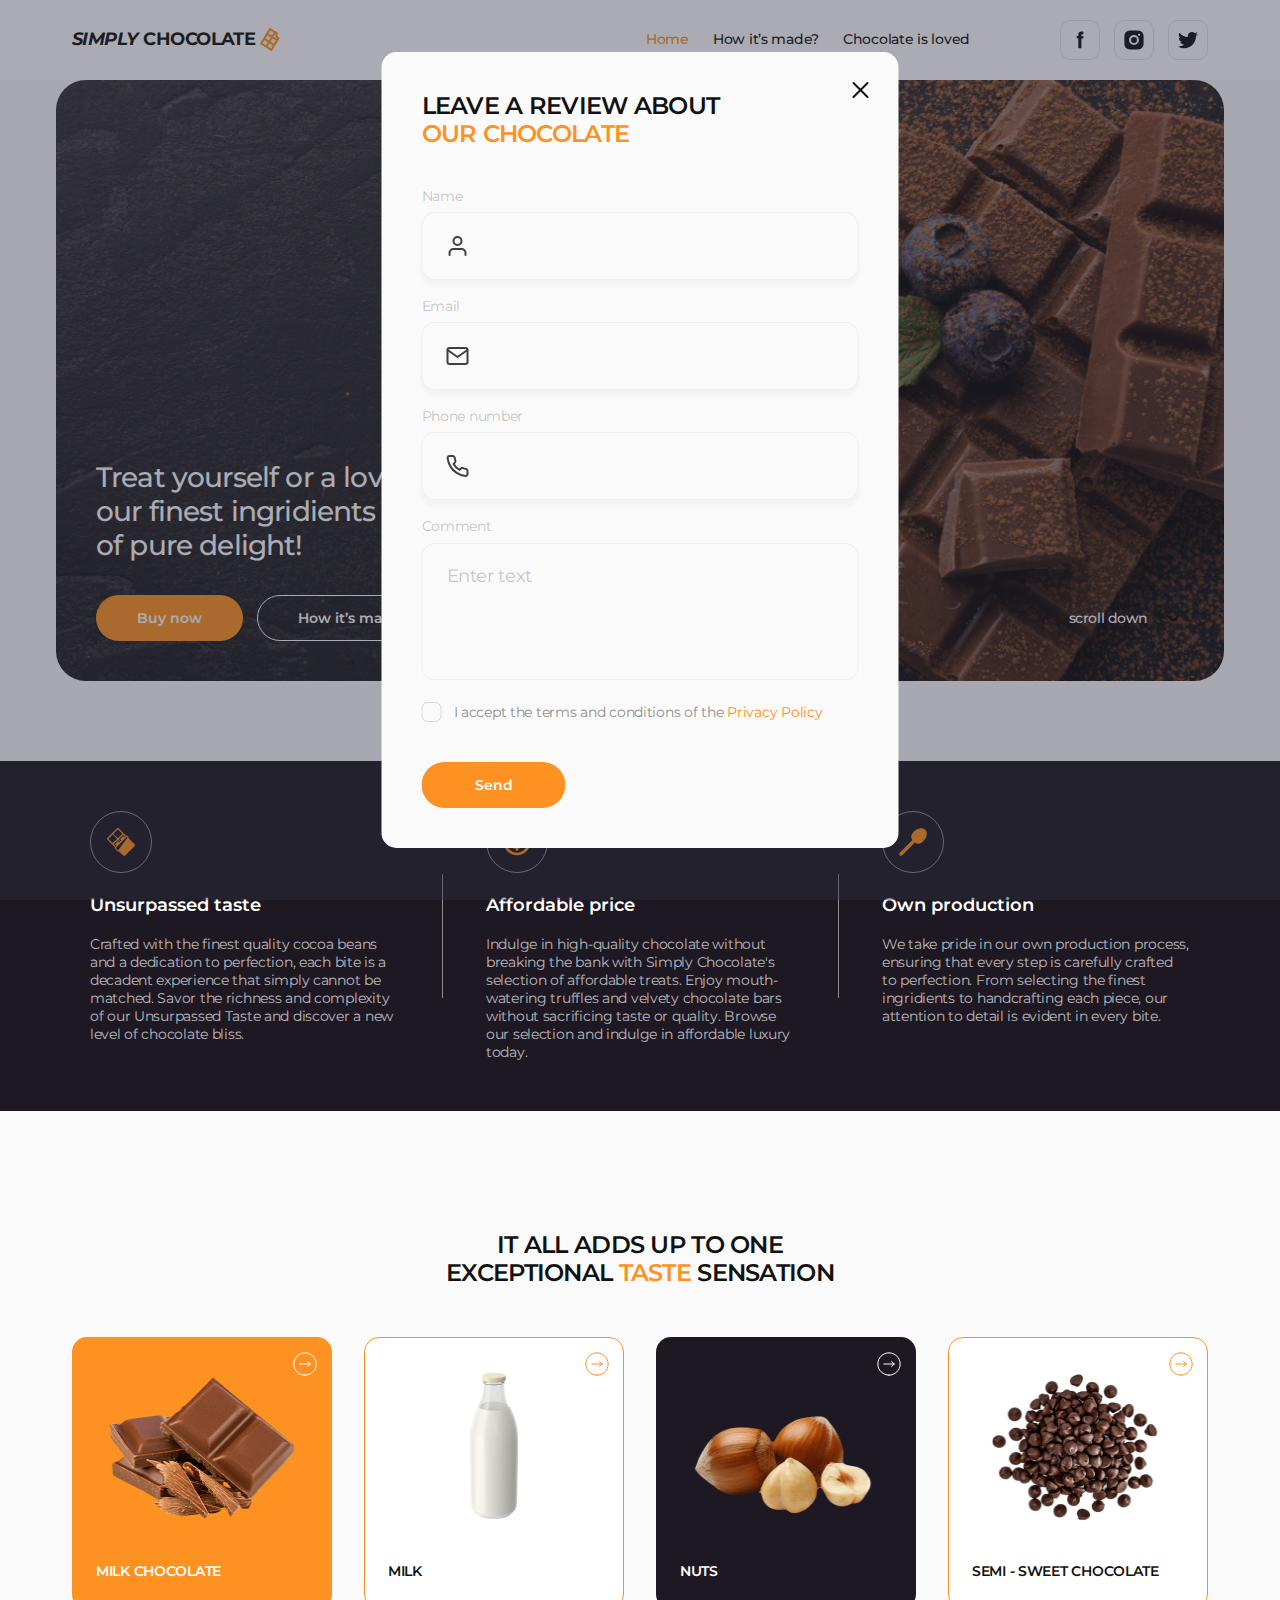
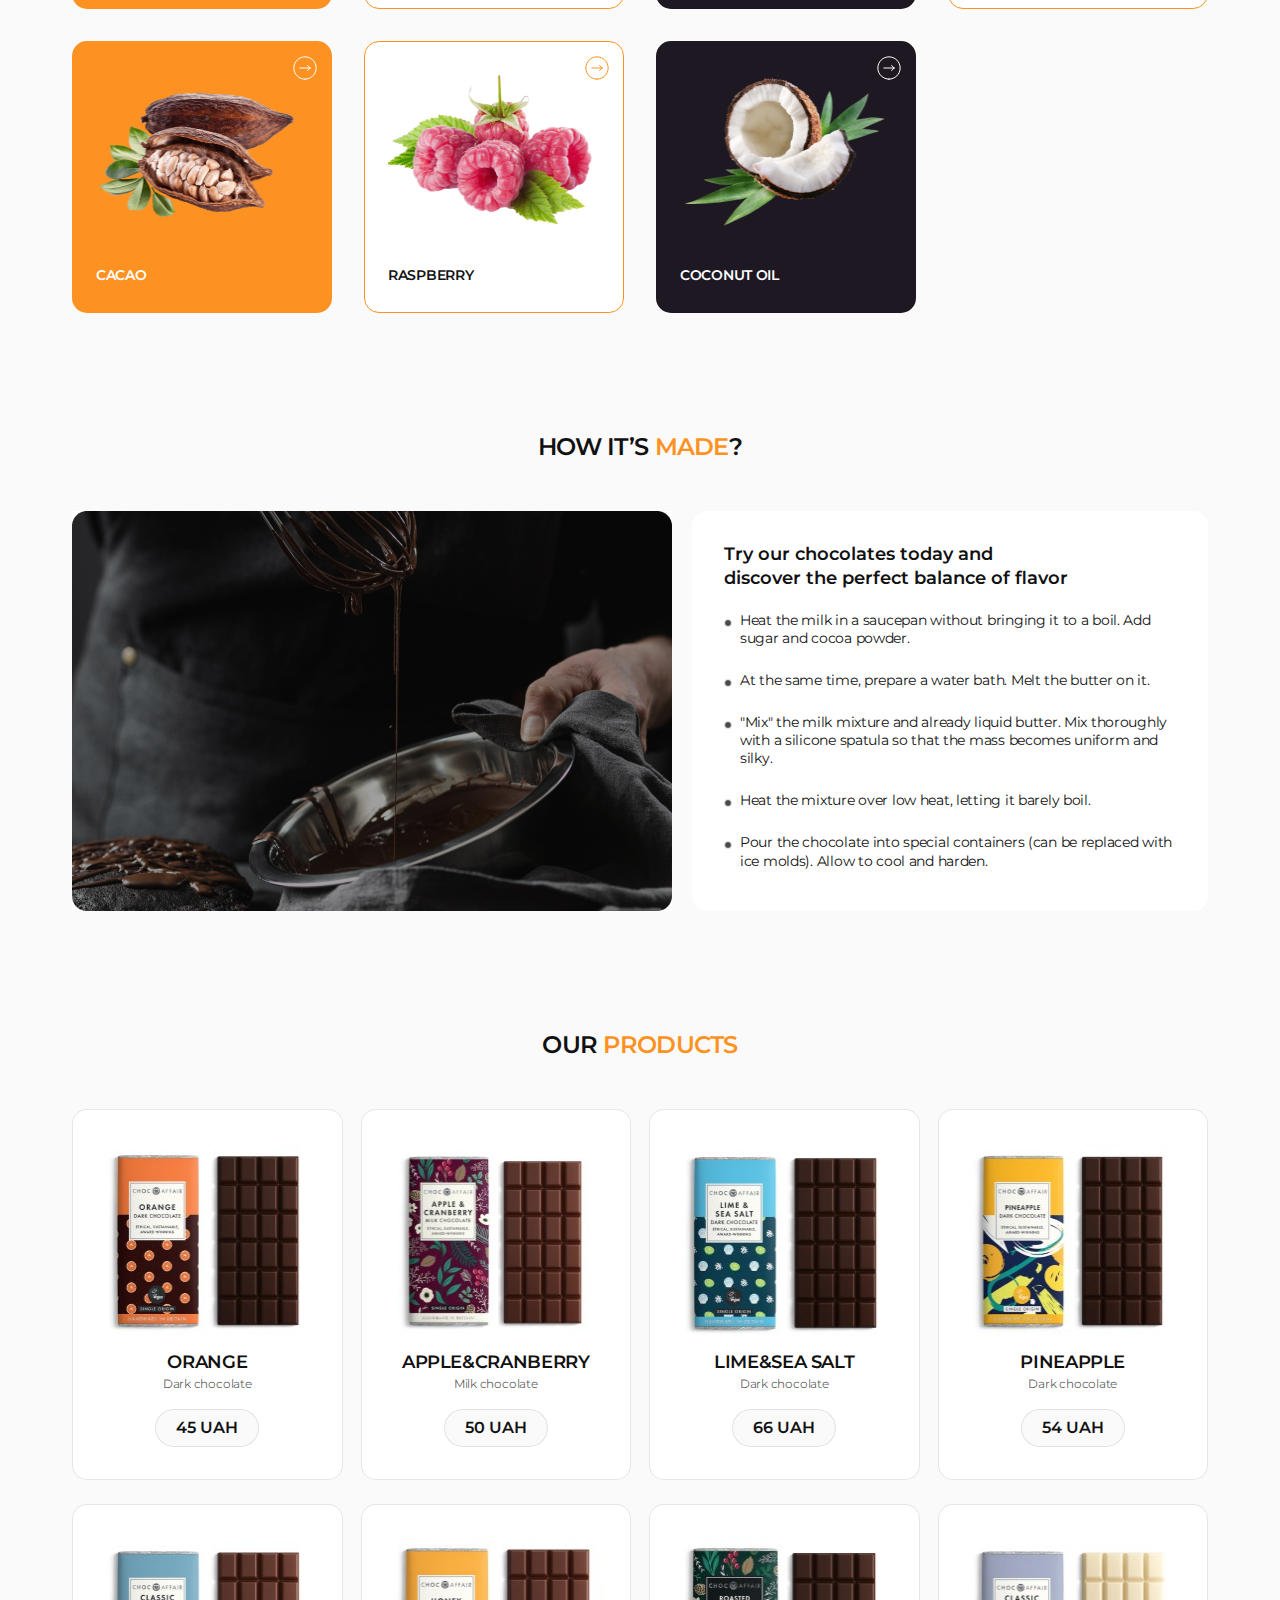
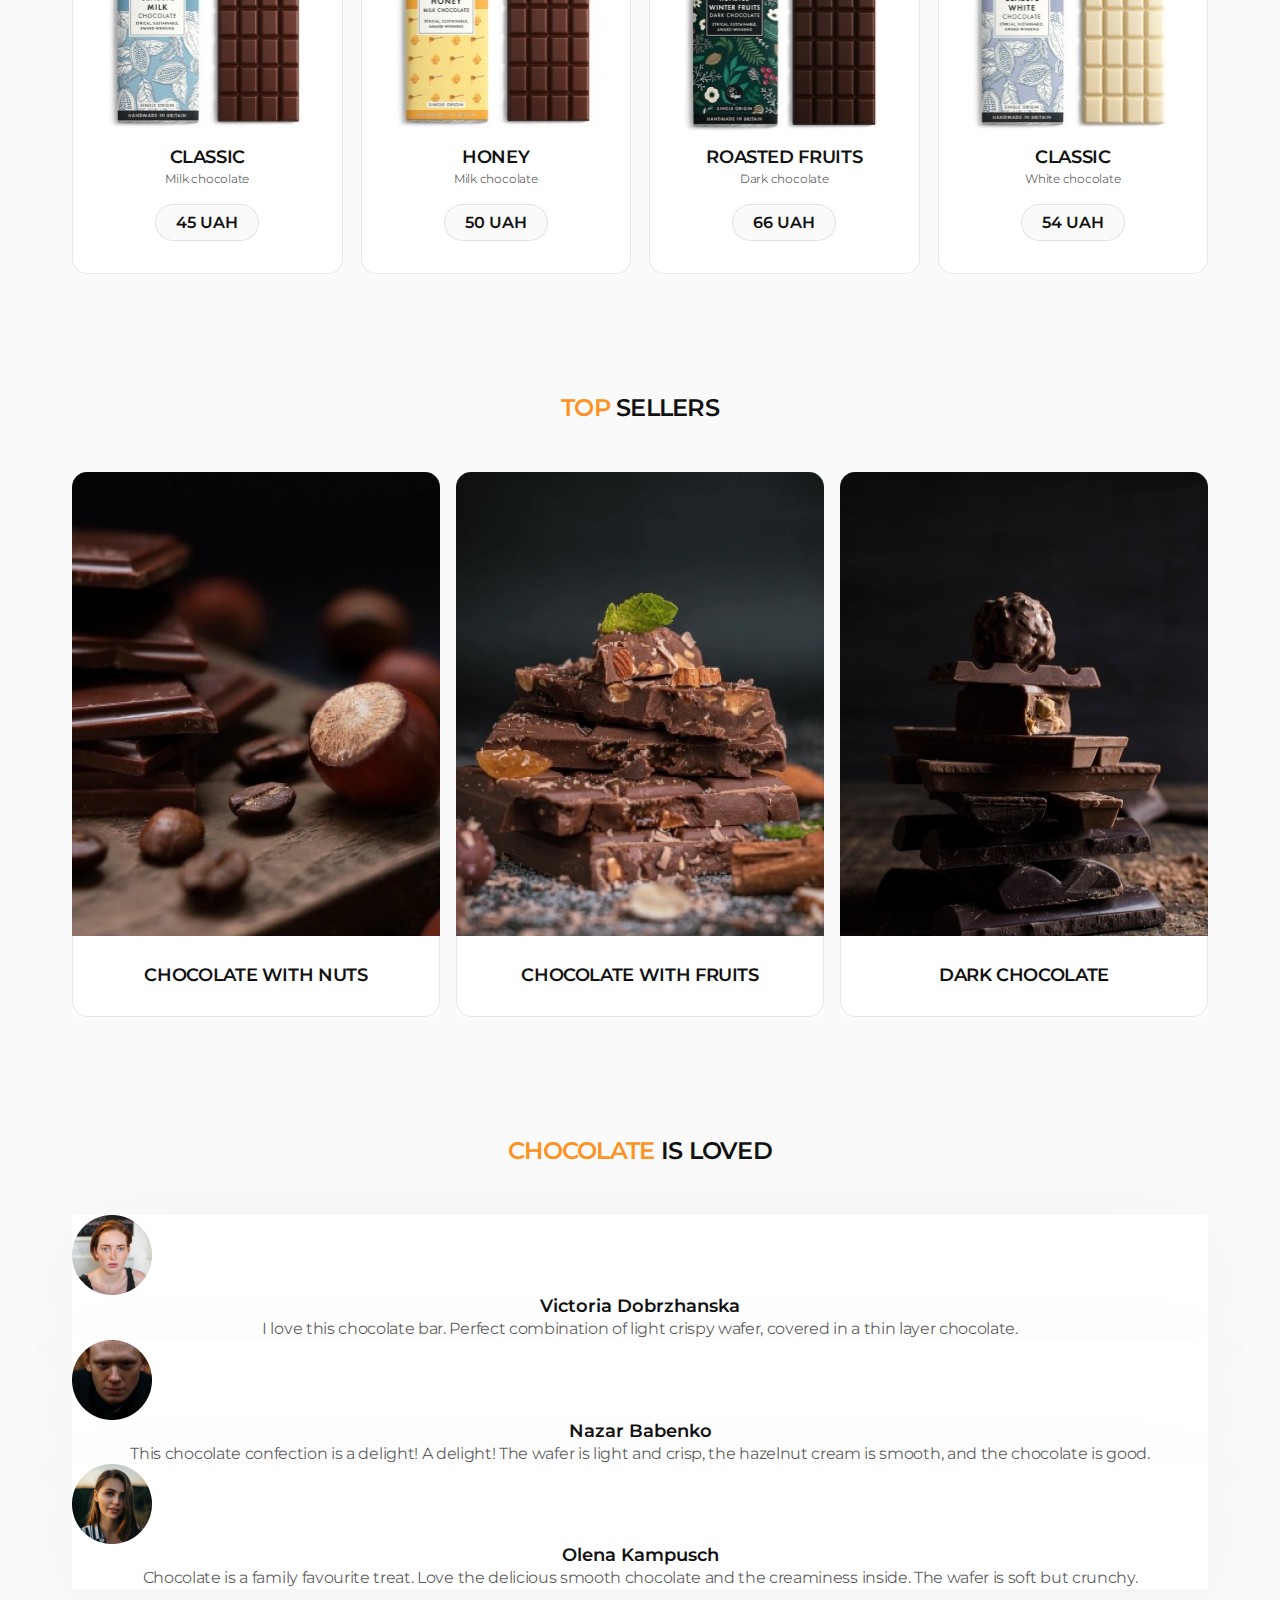
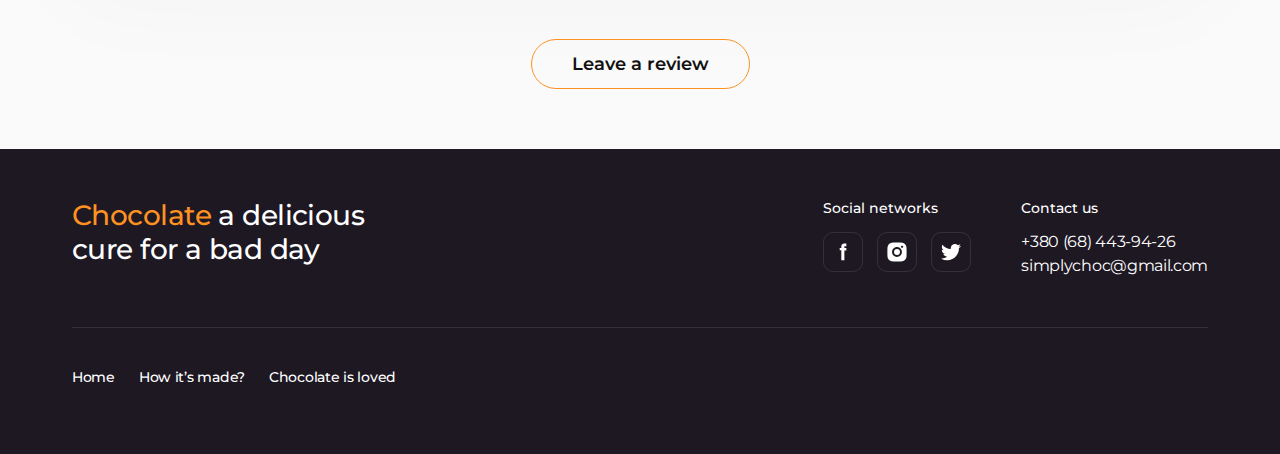
<file: module-05/index.html>
<!DOCTYPE html>
<html lang="en">
  <head>
    <meta charset="UTF-8" />
    <meta name="viewport" content="width=device-width, initial-scale=1.0" />
    <meta
      name="description"
      content="Treat yourself or a loved one to our finest ingridients for a moment of pure delight!"
    />
    <meta name="keywords" content="Chocolate, milk, cacao" />
    <title>SIMPLY CHOCOLATE</title>
    <link
      rel="shortcut icon"
      href="./images/favicon.svg"
      type="image/svg+xml"
    />
    <link
      rel="shortcut icon"
      href="images/icons/chocolate.png"
      type="image/png"
    />
    <!-- Fonts -->
    <link rel="preconnect" href="https://fonts.googleapis.com" />
    <link rel="preconnect" href="https://fonts.gstatic.com" crossorigin />
    <link
      href="https://fonts.googleapis.com/css2?family=Montserrat:ital,wght@0,100..900;1,100..900&display=swap"
      rel="stylesheet"
    />
    <link
      href="https://fonts.googleapis.com/css2?family=Lato:ital,wght@0,100;0,300;0,400;0,700;0,900;1,100;1,300;1,400;1,700;1,900&family=Montserrat:ital,wght@0,100..900;1,100..900&display=swap"
      rel="stylesheet"
    />
    <!-- Normalise -->
    <link
      rel="stylesheet"
      href="https://cdn.jsdelivr.net/npm/modern-normalize@2.0.0/modern-normalize.min.css"
    />
    <!-- Custom styles -->
    <link rel="stylesheet" href="./css/styles.css" />
  </head>
  <body>
    <!-- #region Header -->
    <header class="header" id="home">
      <div class="container">
        <nav class="header-nav">
          <a class="logo header-logo" href="./index.html">
            <span class="logo-accent">SIMPLY</span>&nbsp;CHOCOLATE
            <svg class="logo-img" width="24" height="24">
              <use href="./images/icons.svg#logo"></use>
            </svg>
          </a>
          <ul class="header-nav-list">
            <li class="header-nav-item">
              <a class="header-nav-link active" href="#home">Home</a>
            </li>
            <li class="header-nav-item">
              <a class="header-nav-link" href="#made">How it’s made?</a>
            </li>
            <li class="header-nav-item">
              <a class="header-nav-link" href="#reviews">Chocolate is loved</a>
            </li>
          </ul>
        </nav>
        <ul class="socials header-socials">
          <li class="socials-item">
            <a
              class="socials-link"
              href="https://facebook.com"
              target="_blank"
              rel="noopener noreferrer"
              aria-label="Facebook link"
            >
              <svg class="socials-icon" width="24" height="24">
                <use href="./images/icons.svg#facebook"></use>
              </svg>
            </a>
          </li>
          <li class="socials-item">
            <a
              class="socials-link"
              href="https://instagram.com"
              target="_blank"
              rel="noopener noreferrer"
              aria-label="Instagram link"
            >
              <svg class="socials-icon" width="24" height="24">
                <use href="./images/icons.svg#instagram"></use>
              </svg>
            </a>
          </li>
          <li class="socials-item">
            <a
              class="socials-link"
              href="https://twitter.com"
              target="_blank"
              rel="noopener noreferrer"
              aria-label="Twitter link"
            >
              <svg class="socials-icon" width="24" height="24">
                <use href="./images/icons.svg#twitter"></use>
              </svg>
            </a>
          </li>
        </ul>
      </div>
    </header>
    <!-- #endregion Header -->
    <main>
      <!-- #region Hero -->
      <section class="hero">
        <div class="container">
          <h1 class="hero-title">
            Treat yourself or a loved one to our&nbsp;finest ingridients for a
            moment of pure delight!
          </h1>
          <div class="hero-wrapper">
            <ul class="hero-controls">
              <li class="hero-item">
                <button class="btn btn-accent" type="button">Buy now</button>
              </li>
              <li class="hero-item">
                <button class="btn btn-light" type="button">
                  How it’s made
                </button>
              </li>
            </ul>
            <a class="hero-link" href="">
              scroll down
              <svg class="hero-link-icon" width="22" height="22">
                <use href="./images/icons.svg#arrow-down"></use>
              </svg>
            </a>
          </div>
        </div>
      </section>
      <!-- #endregion Hero -->
      <!-- #region Benefits -->
      <section class="benefits">
        <div class="container">
          <h2 class="visually-hidden">Chocolate benefits</h2>
          <ul class="benefits-list">
            <li class="benefits-item">
              <div class="benefits-wrapper">
                <svg class="benefits-icon" width="32" height="32">
                  <use href="./images/icons.svg#chocolate"></use>
                </svg>
              </div>
              <h3 class="benefits-caption">Unsurpassed taste</h3>
              <p class="benefits-desc">
                Crafted with the finest quality cocoa beans and a dedication to
                perfection, each bite is a decadent experience that simply
                cannot be matched. Savor the richness and complexity of our
                Unsurpassed Taste and discover a new level of chocolate bliss.
              </p>
            </li>
            <li class="benefits-item">
              <div class="benefits-wrapper">
                <svg class="benefits-icon" width="32" height="32">
                  <use href="./images/icons.svg#coin"></use>
                </svg>
              </div>
              <h3 class="benefits-caption">Affordable price</h3>
              <p class="benefits-desc">
                Indulge in high-quality chocolate without breaking the bank with
                Simply Chocolate's selection of affordable treats. Enjoy
                mouth-watering truffles and velvety chocolate bars without
                sacrificing taste or quality. Browse our selection and indulge
                in affordable luxury today.
              </p>
            </li>
            <li class="benefits-item">
              <div class="benefits-wrapper">
                <svg class="benefits-icon" width="32" height="32">
                  <use href="./images/icons.svg#spoon"></use>
                </svg>
              </div>
              <h3 class="benefits-caption">Own production</h3>
              <p class="benefits-desc">
                We take pride in our own production process, ensuring that every
                step is carefully crafted to perfection. From selecting the
                finest ingridients to handcrafting each piece, our attention to
                detail is evident in every bite.
              </p>
            </li>
            <!-- <li class="benefits-item">
              <div class="benefits-wrapper">
                <svg class="benefits-icon" width="32" height="32">
                  <use href="./images/icons.svg#chocolate"></use>
                </svg>
              </div>
              <h3 class="benefits-caption">Unsurpassed taste</h3>
              <p class="benefits-desc">
                Crafted with the finest quality cocoa beans and a dedication to
                perfection, each bite is a decadent experience that simply
                cannot be matched. Savor the richness and complexity of our
                Unsurpassed Taste and discover a new level of chocolate bliss.
              </p>
            </li>
            <li class="benefits-item">
              <div class="benefits-wrapper">
                <svg class="benefits-icon" width="32" height="32">
                  <use href="./images/icons.svg#coin"></use>
                </svg>
              </div>
              <h3 class="benefits-caption">Affordable price</h3>
              <p class="benefits-desc">
                Indulge in high-quality chocolate without breaking the bank with
                Simply Chocolate's selection of affordable treats. Enjoy
                mouth-watering truffles and velvety chocolate bars without
                sacrificing taste or quality. Browse our selection and indulge
                in affordable luxury today.
              </p>
            </li>
            <li class="benefits-item">
              <div class="benefits-wrapper">
                <svg class="benefits-icon" width="32" height="32">
                  <use href="./images/icons.svg#spoon"></use>
                </svg>
              </div>
              <h3 class="benefits-caption">Own production</h3>
              <p class="benefits-desc">
                We take pride in our own production process, ensuring that every
                step is carefully crafted to perfection. From selecting the
                finest ingridients to handcrafting each piece, our attention to
                detail is evident in every bite.
              </p>
            </li> -->
          </ul>
        </div>
      </section>
      <!-- #endregion Benefits -->
      <!-- #region Ingridients -->
      <section class="ingridients">
        <div class="container">
          <h2 class="ingridients-title">
            It all adds up to one exceptional
            <span class="accent">taste</span> sensation
          </h2>
          <ul class="ingridients-list">
            <li class="ingridients-item">
              <svg class="ingridients-icon" width="24" height="24">
                <use href="./images/icons.svg#arrow"></use>
              </svg>
              <img
                class="ingridients-ill"
                src="./images/ingridients/img-1.png"
                alt="MILK CHOCOLATE"
                width="214"
                height="160"
              />
              <h3 class="ingridients-caption">MILK CHOCOLATE</h3>
            </li>
            <li class="ingridients-item">
              <svg class="ingridients-icon" width="24" height="24">
                <use href="./images/icons.svg#arrow"></use>
              </svg>
              <img
                class="ingridients-ill"
                src="./images/ingridients/img-2.png"
                alt="MILK"
                width="214"
                height="160"
              />
              <h3 class="ingridients-caption">MILK</h3>
            </li>
            <li class="ingridients-item">
              <svg class="ingridients-icon" width="24" height="24">
                <use href="./images/icons.svg#arrow"></use>
              </svg>
              <img
                class="ingridients-ill"
                src="./images/ingridients/img-3.png"
                alt="NUTS"
                width="214"
                height="160"
              />
              <h3 class="ingridients-caption">NUTS</h3>
            </li>
            <li class="ingridients-item">
              <svg class="ingridients-icon" width="24" height="24">
                <use href="./images/icons.svg#arrow"></use>
              </svg>
              <img
                class="ingridients-ill"
                src="./images/ingridients/img-4.png"
                alt="SEMI - SWEET CHOCOLATE"
                width="214"
                height="160"
              />
              <h3 class="ingridients-caption">SEMI - SWEET CHOCOLATE</h3>
            </li>
            <li class="ingridients-item">
              <svg class="ingridients-icon" width="24" height="24">
                <use href="./images/icons.svg#arrow"></use>
              </svg>
              <img
                class="ingridients-ill"
                src="./images/ingridients/img-5.png"
                alt="CACAO"
                width="214"
                height="160"
              />
              <h3 class="ingridients-caption">CACAO</h3>
            </li>
            <li class="ingridients-item">
              <svg class="ingridients-icon" width="24" height="24">
                <use href="./images/icons.svg#arrow"></use>
              </svg>
              <img
                class="ingridients-ill"
                src="./images/ingridients/img-6.png"
                alt="RASPBERRY"
                width="214"
                height="160"
              />
              <h3 class="ingridients-caption">RASPBERRY</h3>
            </li>
            <li class="ingridients-item">
              <svg class="ingridients-icon" width="24" height="24">
                <use href="./images/icons.svg#arrow"></use>
              </svg>
              <img
                class="ingridients-ill"
                src="./images/ingridients/img-7.png"
                alt="COCONUT OIL"
                width="214"
                height="160"
              />
              <h3 class="ingridients-caption">COCONUT OIL</h3>
            </li>
          </ul>
        </div>
      </section>
      <!-- #endregion Ingridients -->
      <!-- #region Made -->
      <section class="made" id="made">
        <div class="container">
          <h2 class="made-title section-title">
            How it’s <span class="accent">made</span>?
          </h2>
          <div class="made-wrapper">
            <div class="made-left-side">
              <img
                class="made-pic"
                src="./images/made/image.jpg"
                alt="Pastry chef preparing chocolate cake"
                width="600"
                height="400"
              />
            </div>
            <div class="made-right-side">
              <h3 class="made-subtitle">
                Try our chocolates today and discover the perfect balance of
                flavor
              </h3>
              <ol class="made-list">
                <li class="made-item">
                  Heat the milk in a saucepan without bringing it to a boil. Add
                  sugar and cocoa powder.
                </li>
                <li class="made-item">
                  At the same time, prepare a water bath. Melt the butter on it.
                </li>
                <li class="made-item">
                  "Mix" the milk mixture and already liquid butter. Mix
                  thoroughly with a silicone spatula so that the mass becomes
                  uniform and silky.
                </li>
                <li class="made-item">
                  Heat the mixture over low heat, letting it barely boil.
                </li>
                <li class="made-item">
                  Pour the chocolate into special containers (can be replaced
                  with ice molds). Allow to cool and harden.
                </li>
              </ol>
            </div>
          </div>
        </div>
      </section>
      <!-- #endregion Made -->
      <!-- #region Products -->
      <section class="products">
        <div class="container">
          <h2 class="products-title">
            Our <span class="accent">products</span>
          </h2>
          <ul class="products-list">
            <li class="products-item">
              <img
                class="products-ill"
                src="./images/products/img-1.jpg"
                alt=""
                width="230"
                height="201"
              />
              <h3 class="products-heading">Orange</h3>
              <p class="products-category">Dark chocolate</p>
              <button class="products-price" type="button">45 UAH</button>
            </li>
            <li class="products-item">
              <img
                class="products-ill"
                src="./images/products/img-2.jpg"
                alt=""
                width="230"
                height="201"
              />
              <h3 class="products-heading">Apple&Cranberry</h3>
              <p class="products-category">Milk chocolate</p>
              <button class="products-price" type="button">50 UAH</button>
            </li>
            <li class="products-item">
              <img
                class="products-ill"
                src="./images/products/img-3.jpg"
                alt=""
                width="230"
                height="201"
              />
              <h3 class="products-heading">Lime&Sea salt</h3>
              <p class="products-category">Dark chocolate</p>
              <button class="products-price" type="button">66 UAH</button>
            </li>
            <li class="products-item">
              <img
                class="products-ill"
                src="./images/products/img-4.jpg"
                alt=""
                width="230"
                height="201"
              />
              <h3 class="products-heading">Pineapple</h3>
              <p class="products-category">Dark chocolate</p>
              <button class="products-price" type="button">54 UAH</button>
            </li>
            <li class="products-item">
              <img
                class="products-ill"
                src="./images/products/img-5.jpg"
                alt=""
                width="230"
                height="201"
              />
              <h3 class="products-heading">Classic</h3>
              <p class="products-category">Milk chocolate</p>
              <button class="products-price" type="button">45 UAH</button>
            </li>
            <li class="products-item">
              <img
                class="products-ill"
                src="./images/products/img-6.jpg"
                alt=""
                width="230"
                height="201"
              />
              <h3 class="products-heading">Honey</h3>
              <p class="products-category">Milk chocolate</p>
              <button class="products-price" type="button">50 UAH</button>
            </li>
            <li class="products-item">
              <img
                class="products-ill"
                src="./images/products/img-7.jpg"
                alt=""
                width="230"
                height="201"
              />
              <h3 class="products-heading">Roasted fruits</h3>
              <p class="products-category">Dark chocolate</p>
              <button class="products-price" type="button">66 UAH</button>
            </li>
            <li class="products-item">
              <img
                class="products-ill"
                src="./images/products/img-8.jpg"
                alt=""
                width="230"
                height="201"
              />
              <h3 class="products-heading">Classic</h3>
              <p class="products-category">White chocolate</p>
              <button class="products-price" type="button">54 UAH</button>
            </li>
          </ul>
        </div>
      </section>
      <!-- #endregion Products -->
      <!-- #region Bestsellers -->
      <section class="bestsellers">
        <div class="container">
          <h2 class="bestsellers-title">
            <span class="accent">Top</span> sellers
          </h2>
          <ul class="bestsellers-list">
            <li class="bestsellers-item">
              <div class="bestsellers-wrapper">
                <img
                  class="bestsellers-img"
                  src="./images/bestsellers/img-1.jpg"
                  alt=""
                  width="368"
                  height="464"
                />
                <p class="overlay">
                  Chocolate with fruit is an unbeatable combination of two of
                  the tastiest things in the world. This dessert combines
                  delicate and aromatic chocolate with fresh and juicy fruits,
                  creating a true poetry of taste.
                </p>
              </div>
              <h3 class="bestsellers-caption">CHOCOLATE WITH NUTS</h3>
            </li>
            <li class="bestsellers-item">
              <div class="bestsellers-wrapper">
                <img
                  class="bestsellers-img"
                  src="./images/bestsellers/img-2.jpg"
                  alt=""
                  width="368"
                  height="464"
                />
                <p class="overlay">
                  Chocolate with fruit is an unbeatable combination of two of
                  the tastiest things in the world. This dessert combines
                  delicate and aromatic chocolate with fresh and juicy fruits,
                  creating a true poetry of taste.
                </p>
              </div>
              <h3 class="bestsellers-caption">CHOCOLATE WITH FRUITS</h3>
            </li>
            <li class="bestsellers-item">
              <div class="bestsellers-wrapper">
                <img
                  class="bestsellers-img"
                  src="./images/bestsellers/img-3.jpg"
                  alt=""
                  width="368"
                  height="464"
                />
                <p class="overlay">
                  Dark chocolate is a rich and indulgent treat that is beloved
                  by many chocolate enthusiasts. It is made from cocoa beans,
                  which are roasted, ground, and then processed to produce
                  chocolate liquor. Dark chocolate contains a higher percentage
                  of cocoa solids compared to milk chocolate.
                </p>
              </div>
              <h3 class="bestsellers-caption">DARK CHOCOLATE</h3>
            </li>
          </ul>
        </div>
      </section>
      <!-- #endregion Bestsellers -->
      <!-- #region Reviews -->
      <section class="reviews" id="reviews">
        <div class="container">
          <h2 class="reviews-title">
            <span class="accent">Chocolate</span> is loved
          </h2>
          <ul class="reviews-list">
            <li class="reviews-item">
              <img
                class="reviews-avatar"
                src="./images/reviews/img-1.png"
                alt="Victoria Dobrzhanska"
                width="80"
                height="80"
              />
              <h3 class="reviews-author">Victoria Dobrzhanska</h3>
              <p class="reviews-text">
                I love this chocolate bar. Perfect combination of light crispy
                wafer, covered in a thin layer chocolate.
              </p>
            </li>
            <li class="reviews-item">
              <img
                class="reviews-avatar"
                src="./images/reviews/img-2.png"
                alt="Nazar Babenko"
                width="80"
                height="80"
              />
              <h3 class="reviews-author">Nazar Babenko</h3>
              <p class="reviews-text">
                This chocolate confection is a delight! A delight! The wafer is
                light and crisp, the hazelnut cream is smooth, and the chocolate
                is good.
              </p>
            </li>
            <li class="reviews-item">
              <img
                class="reviews-avatar"
                src="./images/reviews/img-3.png"
                alt="Olena Kampusch"
                width="80"
                height="80"
              />
              <h3 class="reviews-author">Olena Kampusch</h3>
              <p class="reviews-text">
                Chocolate is a family favourite treat. Love the delicious smooth
                chocolate and the creaminess inside. The wafer is soft but
                crunchy.
              </p>
            </li>
          </ul>
          <button class="btn btn-dark reviews-btn" type="button">
            Leave a review
          </button>
        </div>
      </section>
      <!-- #endregion Reviews -->
    </main>
    <!-- #region Footer -->
    <footer class="footer">
      <div class="container">
        <div class="footer-top">
          <p class="footer-slogan">
            <span class="accent">Chocolate</span> a delicious cure for a bad day
          </p>

          <div class="footer-wrapper">
            <p class="footer-caption">Social networks</p>
            <ul class="socials footer-socials">
              <li class="socials-item">
                <a
                  class="socials-link"
                  href="https://facebook.com"
                  target="_blank"
                  rel="noopener noreferrer"
                  aria-label="Facebook link"
                >
                  <svg class="socials-icon" width="24" height="24">
                    <use href="./images/icons.svg#facebook"></use>
                  </svg>
                </a>
              </li>
              <li class="socials-item">
                <a
                  class="socials-link"
                  href="https://instagram.com"
                  target="_blank"
                  rel="noopener noreferrer"
                  aria-label="Instagram link"
                >
                  <svg class="socials-icon" width="24" height="24">
                    <use href="./images/icons.svg#instagram"></use>
                  </svg>
                </a>
              </li>
              <li class="socials-item">
                <a
                  class="socials-link"
                  href="https://twitter.com"
                  target="_blank"
                  rel="noopener noreferrer"
                  aria-label="Twitter link"
                >
                  <svg class="socials-icon" width="24" height="24">
                    <use href="./images/icons.svg#twitter"></use>
                  </svg>
                </a>
              </li>
            </ul>
          </div>

          <address class="footer-address">
            <p class="footer-caption">Contact us</p>
            <ul class="footer-contacts">
              <li class="footer-contacts-item">
                <a class="footer-contacts-link" href="tel:+380684439426">
                  +380 (68) 443-94-26
                </a>
              </li>
              <li class="footer-contacts-item">
                <a
                  class="footer-contacts-link"
                  href="mailto:simplychoc@gmail.com"
                >
                  simplychoc@gmail.com
                </a>
              </li>
            </ul>
          </address>
        </div>
        <div class="footer-bottom">
          <ul class="footer-menu">
            <li class="footer-menu-item">
              <a class="footer-menu-link" href="#home">Home</a>
            </li>
            <li class="footer-menu-item">
              <a class="footer-menu-link" href="#made">How it’s made?</a>
            </li>
            <li class="footer-menu-item">
              <a class="footer-menu-link" href="#reviews">Chocolate is loved</a>
            </li>
          </ul>
        </div>
      </div>
    </footer>
    <!-- #endregion Footer -->
    <!-- #region Modal -->
    <div class="backdrop is-open">
      <div class="modal">
        <button class="modal-btn" type="button">
          <svg class="modal-btn-icon" width="28" height="28">
            <use href="./images/icons.svg#x-close"></use>
          </svg>
        </button>
        <p class="modal-caption">
          LEAVE A REVIEW ABOUT <span class="accent">OUR CHOCOLATE</span>
        </p>
        <form class="modal-form" name="review_form" autocomplete="off">
          <div class="modal-wrapper">
            <label class="modal-label" for="user_name">Name</label>
            <div class="modal-field">
              <input
                class="modal-field-input"
                type="text"
                id="user_name"
                name="user_name"
                placeholder="&nbsp;"
                required
                minlength="2"
                pattern="[a-zA-Z]+\s[a-zA-Z]+"
                title="Phrase should include 2 words separated by coma"
              />
              <svg class="modal-field-icon" width="24" height="24">
                <use href="./images/icons.svg#user"></use>
              </svg>
              <svg class="modal-valid-icon" width="24" height="24">
                <use class="error" href="./images/icons.svg#error"></use>
                <use class="success" href="./images/icons.svg#success"></use>
              </svg>
              <span class="error-text">
                Phrase should include 2 words separated by coma
              </span>
            </div>
          </div>
          <div class="modal-wrapper">
            <label class="modal-label" for="user_email">Email</label>
            <div class="modal-field">
              <input
                class="modal-field-input"
                type="email"
                id="user_email"
                name="user_email"
                required
              />
              <svg class="modal-field-icon" width="24" height="24">
                <use href="./images/icons.svg#email"></use>
              </svg>
            </div>
          </div>
          <div class="modal-wrapper">
            <label class="modal-label" for="user_phone">Phone number</label>
            <div class="modal-field">
              <input
                class="modal-field-input"
                type="tel"
                id="user_phone"
                name="user_phone"
              />
              <svg class="modal-field-icon" width="24" height="24">
                <use href="./images/icons.svg#phone"></use>
              </svg>
            </div>
          </div>
          <div class="modal-wrapper">
            <label class="modal-label" for="user_message">Comment</label>
            <textarea
              class="modal-message"
              name="user_message"
              id="user_message"
              rows="4"
              placeholder="Enter text"
              required
              minlength="10"
              maxlength="1000"
            ></textarea>
          </div>

          <label class="agreement">
            <input class="visually-hidden" type="checkbox" value="true" />
            <span class="agreement-checkbox">
              <svg class="agreement-checkbox-icon" width="10" height="10">
                <use href="./images/icons.svg#check-mark"></use>
              </svg>
            </span>
            I accept the terms and conditions of the
            <a class="agreement-checkbox-link" href="#" target="_blank">
              Privacy Policy
            </a>
          </label>

          <button class="btn btn-accent" type="submit">Send</button>
        </form>
      </div>
    </div>
    <!-- #endregion Modal -->
  </body>
</html>
</file>
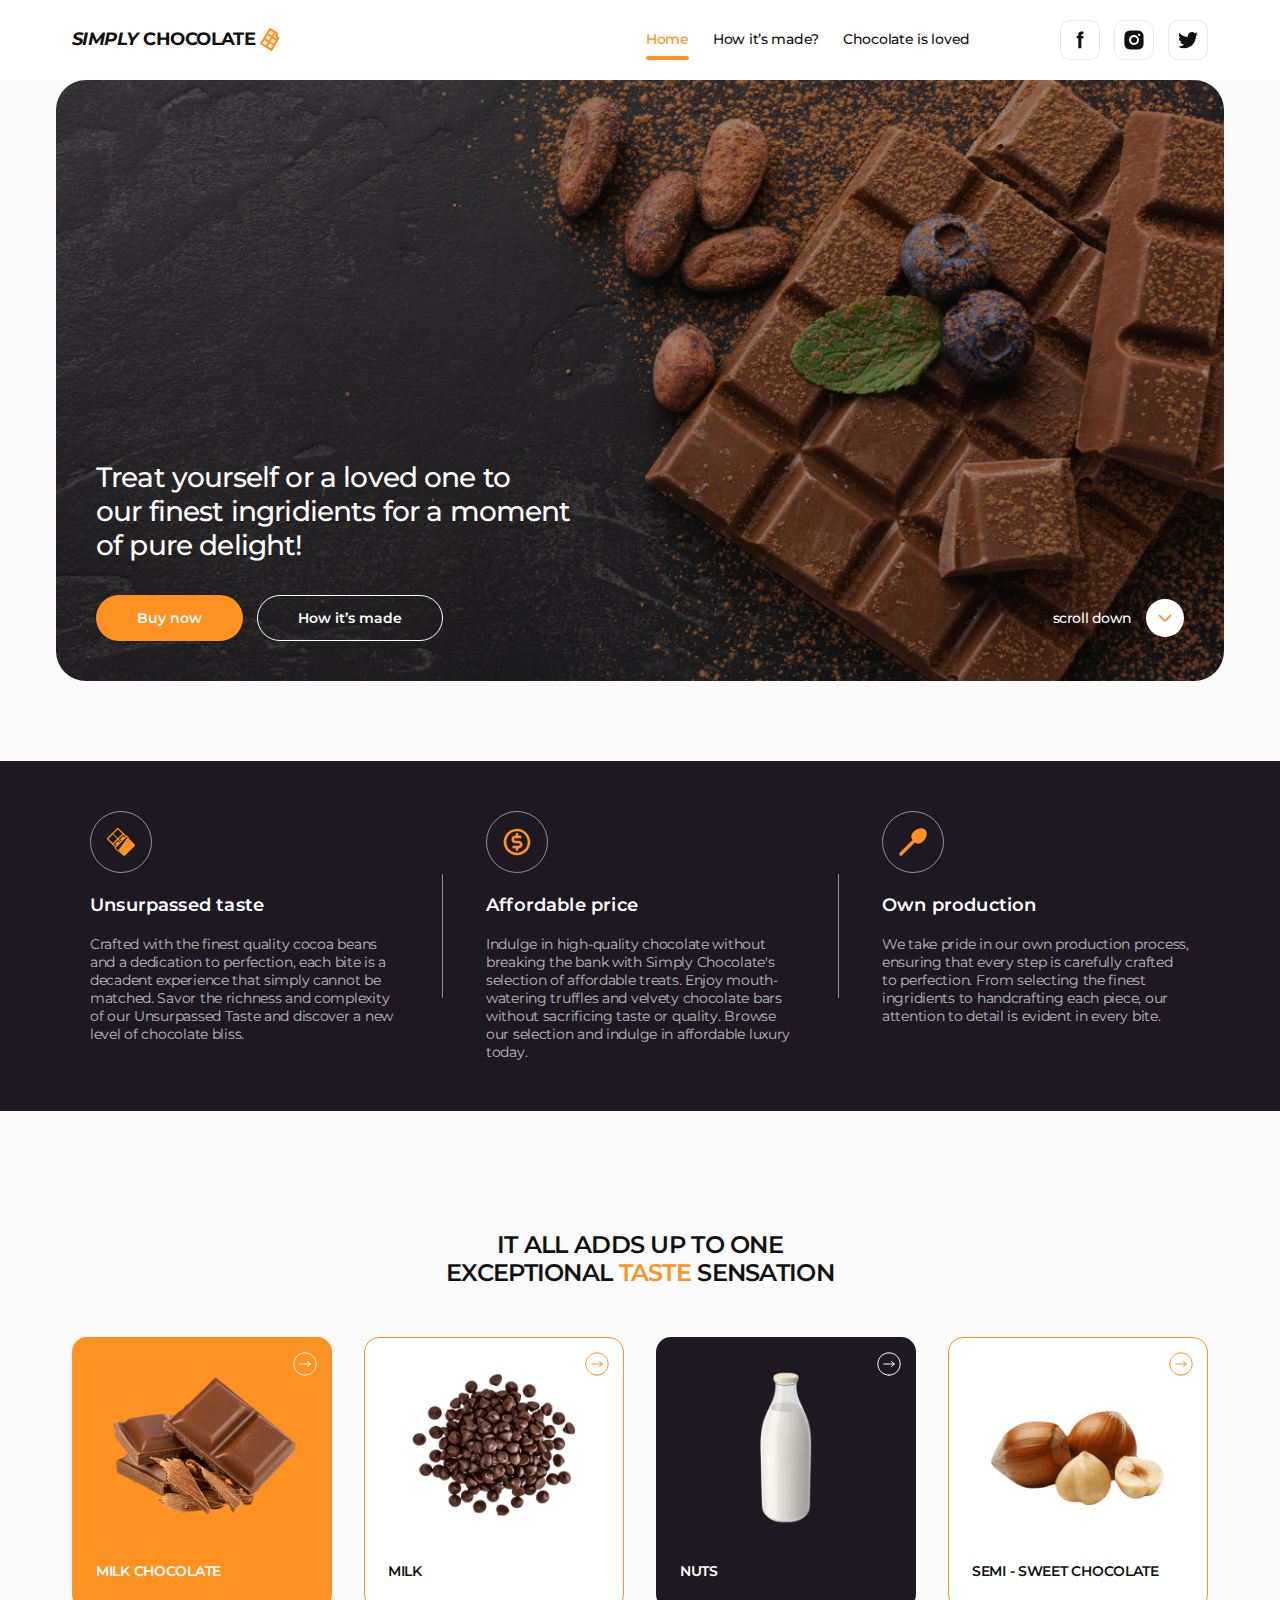
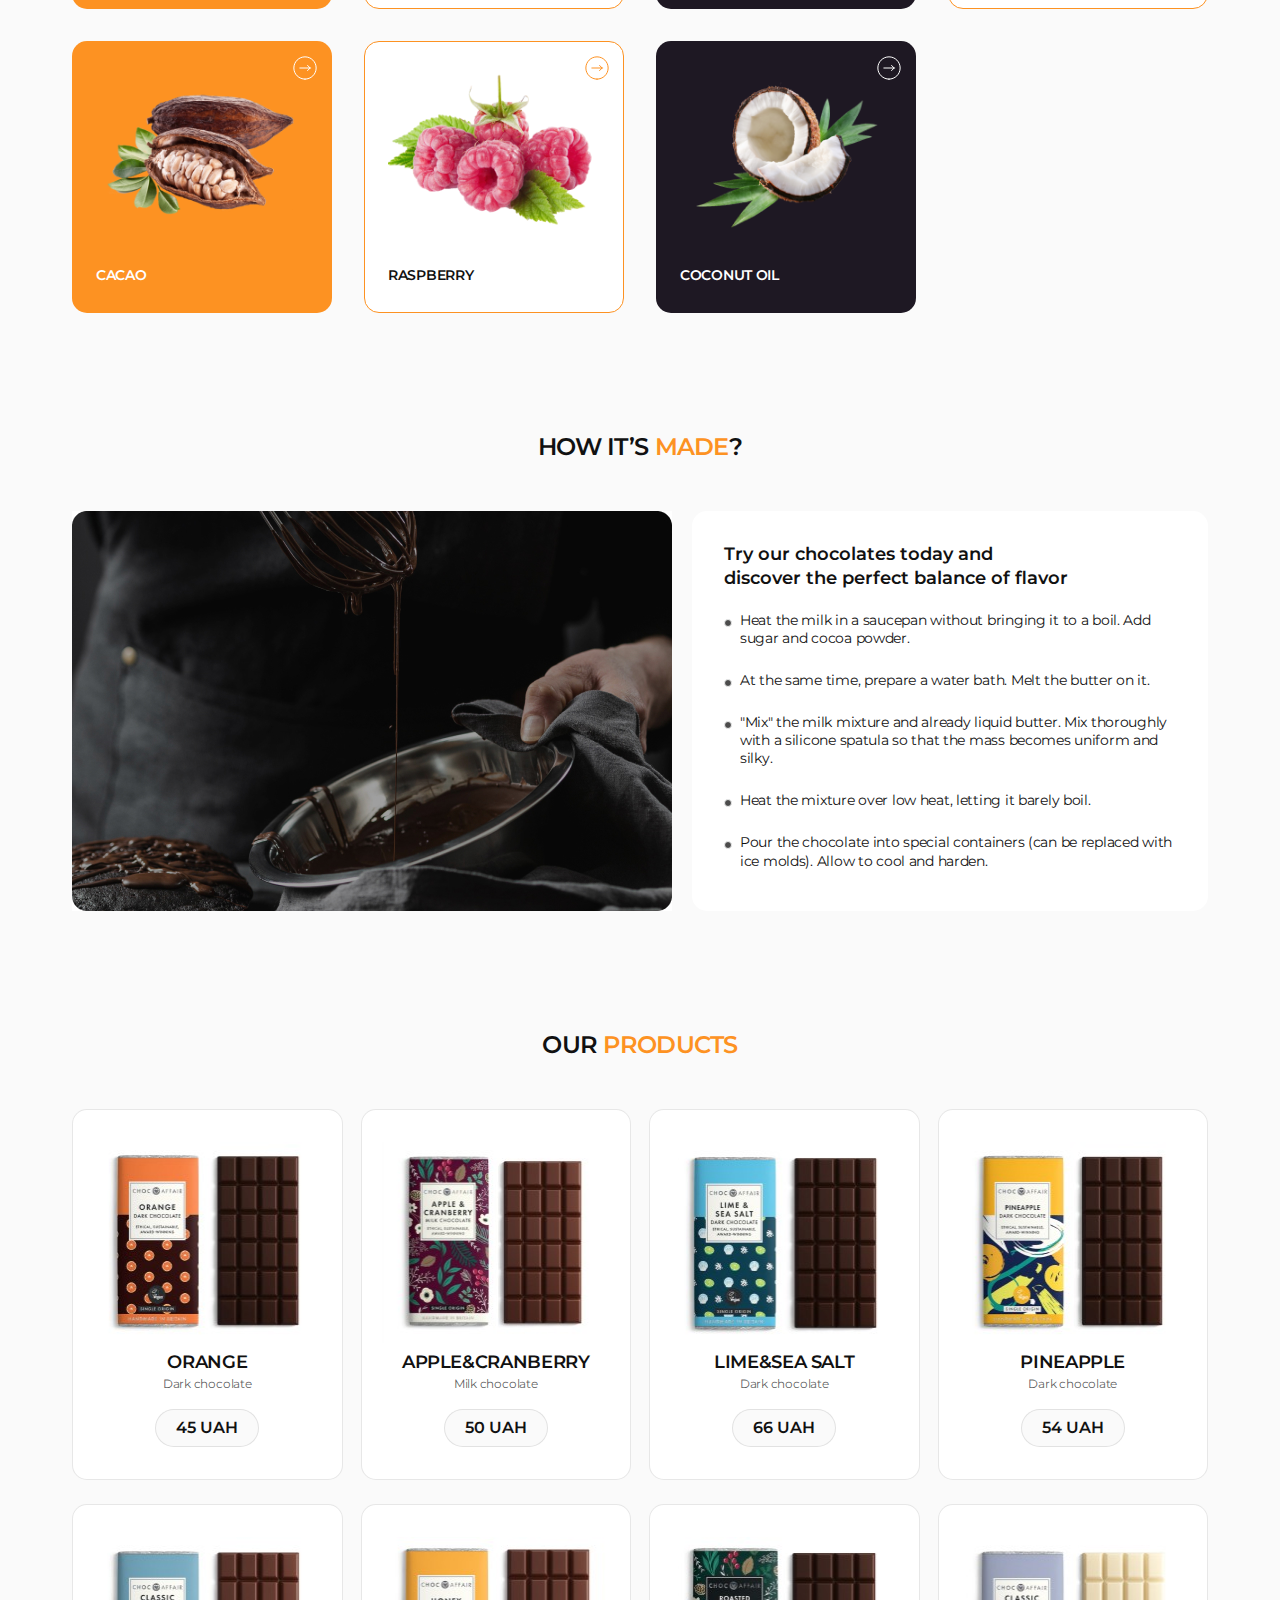
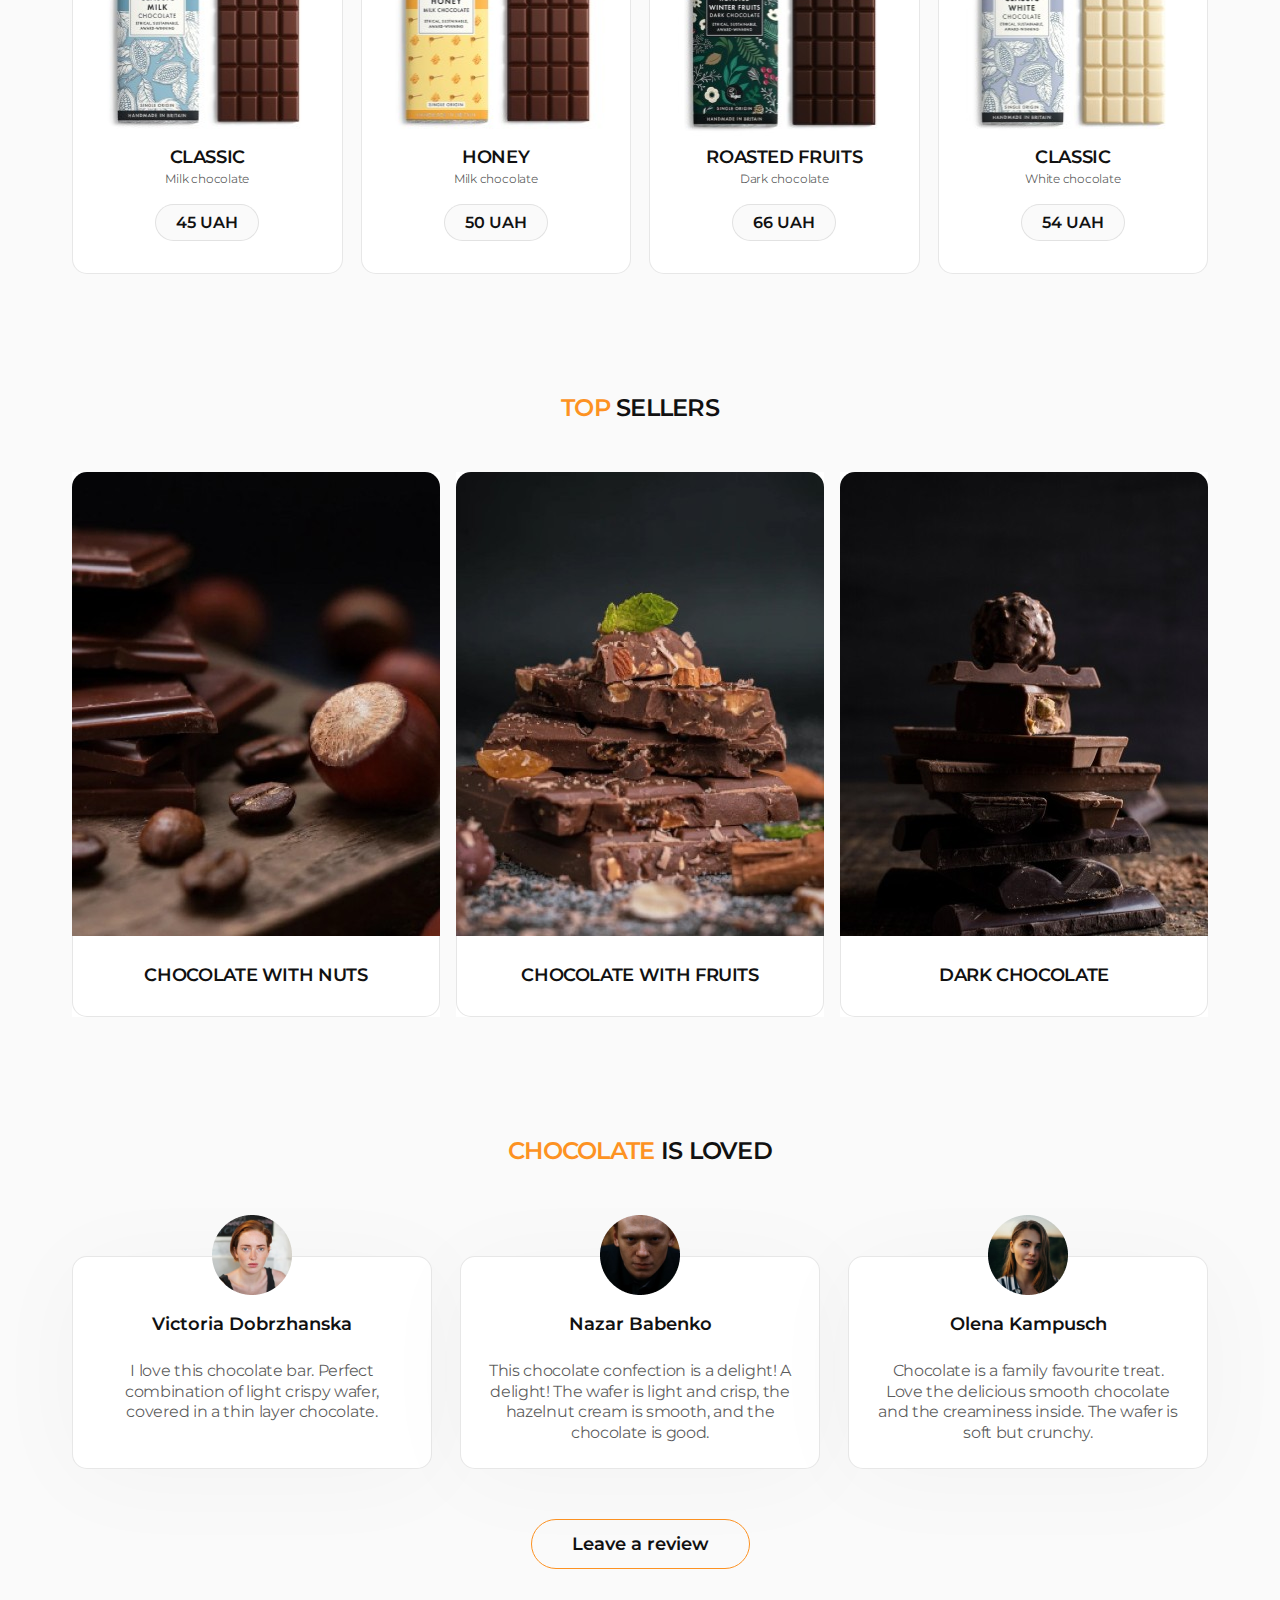
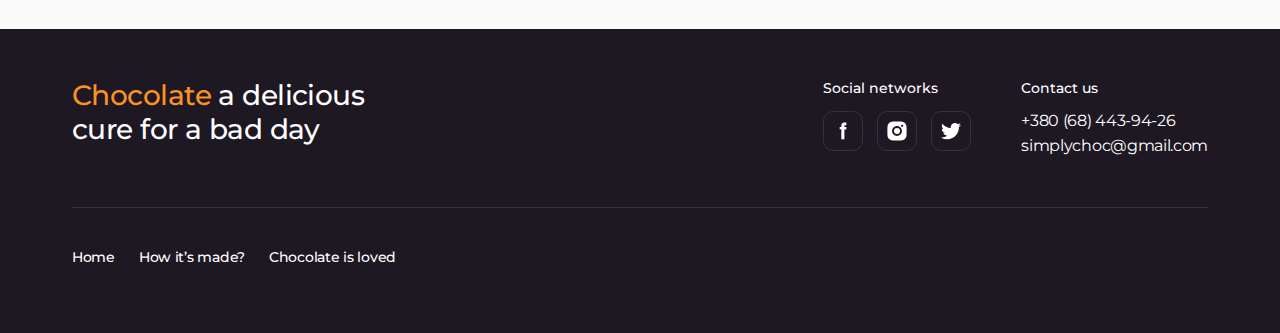
<file: module-06/index.html>
<!DOCTYPE html>
<html lang="en">
  <head>
    <meta charset="UTF-8" />
    <meta name="viewport" content="width=device-width, initial-scale=1.0" />
    <meta
      name="description"
      content="Treat yourself or a loved one to our finest ingridients for a moment of pure delight!"
    />
    <meta name="keywords" content="Chocolate, milk, cacao" />
    <title>SIMPLY CHOCOLATE</title>
    <link
      rel="shortcut icon"
      href="./images/favicon.svg"
      type="image/svg+xml"
    />
    <link
      rel="shortcut icon"
      href="images/icons/chocolate.png"
      type="image/png"
    />
    <!-- Fonts -->
    <link rel="preconnect" href="https://fonts.googleapis.com" />
    <link rel="preconnect" href="https://fonts.gstatic.com" crossorigin />
    <link
      href="https://fonts.googleapis.com/css2?family=Montserrat:ital,wght@0,100..900;1,100..900&display=swap"
      rel="stylesheet"
    />
    <link
      href="https://fonts.googleapis.com/css2?family=Lato:ital,wght@0,100;0,300;0,400;0,700;0,900;1,100;1,300;1,400;1,700;1,900&family=Montserrat:ital,wght@0,100..900;1,100..900&display=swap"
      rel="stylesheet"
    />
    <!-- Normalise -->
    <link
      rel="stylesheet"
      href="https://cdn.jsdelivr.net/npm/modern-normalize@2.0.0/modern-normalize.min.css"
    />
    <!-- Custom styles -->
    <link rel="stylesheet" href="./css/styles.css" />
  </head>
  <body>
    <!-- #region Header -->
    <header class="header" id="home">
      <div class="container">
        <nav class="header-nav">
          <a class="logo header-logo" href="./index.html">
            <span class="logo-accent">SIMPLY</span>&nbsp;CHOCOLATE
            <svg class="logo-img" width="24" height="24">
              <use href="./images/icons.svg#logo"></use>
            </svg>
          </a>
          <ul class="header-nav-list">
            <li class="header-nav-item">
              <a class="header-nav-link active" href="#home">Home</a>
            </li>
            <li class="header-nav-item">
              <a class="header-nav-link" href="#made">How it’s made?</a>
            </li>
            <li class="header-nav-item">
              <a class="header-nav-link" href="#reviews">Chocolate is loved</a>
            </li>
          </ul>
        </nav>
        <ul class="socials header-socials">
          <li class="socials-item">
            <a
              class="socials-link"
              href="https://facebook.com"
              target="_blank"
              rel="noopener noreferrer"
              aria-label="Facebook link"
            >
              <svg class="socials-icon" width="24" height="24">
                <use href="./images/icons.svg#facebook"></use>
              </svg>
            </a>
          </li>
          <li class="socials-item">
            <a
              class="socials-link"
              href="https://instagram.com"
              target="_blank"
              rel="noopener noreferrer"
              aria-label="Instagram link"
            >
              <svg class="socials-icon" width="24" height="24">
                <use href="./images/icons.svg#instagram"></use>
              </svg>
            </a>
          </li>
          <li class="socials-item">
            <a
              class="socials-link"
              href="https://twitter.com"
              target="_blank"
              rel="noopener noreferrer"
              aria-label="Twitter link"
            >
              <svg class="socials-icon" width="24" height="24">
                <use href="./images/icons.svg#twitter"></use>
              </svg>
            </a>
          </li>
        </ul>
      </div>
    </header>
    <!-- #endregion Header -->
    <main>
      <!-- #region Hero -->
      <section class="hero">
        <div class="container">
          <h1 class="hero-title">
            Treat yourself or a loved one to our&nbsp;finest ingridients for a
            moment of pure delight!
          </h1>
          <div class="hero-wrapper">
            <ul class="hero-controls">
              <li class="hero-item">
                <button class="btn btn-accent" type="button">Buy now</button>
              </li>
              <li class="hero-item">
                <button class="btn btn-light" type="button">
                  How it’s made
                </button>
              </li>
            </ul>
            <a class="hero-link" href="#benefits">
              scroll down
              <span class="hero-link-icon">
                <svg width="22" height="22">
                  <use href="./images/icons.svg#arrow-down"></use>
                </svg>
              </span>
            </a>
          </div>
        </div>
      </section>
      <!-- #endregion Hero -->
      <!-- #region Benefits -->
      <section class="benefits" id="benefits">
        <div class="container">
          <h2 class="visually-hidden">Chocolate benefits</h2>
          <ul class="benefits-list">
            <li class="benefits-item">
              <div class="benefits-wrapper">
                <svg class="benefits-icon" width="32" height="32">
                  <use href="./images/icons.svg#chocolate"></use>
                </svg>
              </div>
              <h3 class="benefits-caption">Unsurpassed taste</h3>
              <p class="benefits-desc">
                Crafted with the finest quality cocoa beans and a dedication to
                perfection, each bite is a decadent experience that simply
                cannot be matched. Savor the richness and complexity of our
                Unsurpassed Taste and discover a new level of chocolate bliss.
              </p>
            </li>
            <li class="benefits-item">
              <div class="benefits-wrapper">
                <svg class="benefits-icon" width="32" height="32">
                  <use href="./images/icons.svg#coin"></use>
                </svg>
              </div>
              <h3 class="benefits-caption">Affordable price</h3>
              <p class="benefits-desc">
                Indulge in high-quality chocolate without breaking the bank with
                Simply Chocolate's selection of affordable treats. Enjoy
                mouth-watering truffles and velvety chocolate bars without
                sacrificing taste or quality. Browse our selection and indulge
                in affordable luxury today.
              </p>
            </li>
            <li class="benefits-item">
              <div class="benefits-wrapper">
                <svg class="benefits-icon" width="32" height="32">
                  <use href="./images/icons.svg#spoon"></use>
                </svg>
              </div>
              <h3 class="benefits-caption">Own production</h3>
              <p class="benefits-desc">
                We take pride in our own production process, ensuring that every
                step is carefully crafted to perfection. From selecting the
                finest ingridients to handcrafting each piece, our attention to
                detail is evident in every bite.
              </p>
            </li>
            <!-- <li class="benefits-item">
              <div class="benefits-wrapper">
                <svg class="benefits-icon" width="32" height="32">
                  <use href="./images/icons.svg#chocolate"></use>
                </svg>
              </div>
              <h3 class="benefits-caption">Unsurpassed taste</h3>
              <p class="benefits-desc">
                Crafted with the finest quality cocoa beans and a dedication to
                perfection, each bite is a decadent experience that simply
                cannot be matched. Savor the richness and complexity of our
                Unsurpassed Taste and discover a new level of chocolate bliss.
              </p>
            </li>
            <li class="benefits-item">
              <div class="benefits-wrapper">
                <svg class="benefits-icon" width="32" height="32">
                  <use href="./images/icons.svg#coin"></use>
                </svg>
              </div>
              <h3 class="benefits-caption">Affordable price</h3>
              <p class="benefits-desc">
                Indulge in high-quality chocolate without breaking the bank with
                Simply Chocolate's selection of affordable treats. Enjoy
                mouth-watering truffles and velvety chocolate bars without
                sacrificing taste or quality. Browse our selection and indulge
                in affordable luxury today.
              </p>
            </li>
            <li class="benefits-item">
              <div class="benefits-wrapper">
                <svg class="benefits-icon" width="32" height="32">
                  <use href="./images/icons.svg#spoon"></use>
                </svg>
              </div>
              <h3 class="benefits-caption">Own production</h3>
              <p class="benefits-desc">
                We take pride in our own production process, ensuring that every
                step is carefully crafted to perfection. From selecting the
                finest ingridients to handcrafting each piece, our attention to
                detail is evident in every bite.
              </p>
            </li> -->
          </ul>
        </div>
      </section>
      <!-- #endregion Benefits -->
      <!-- #region Ingridients -->
      <section class="ingridients">
        <div class="container">
          <h2 class="ingridients-title">
            It all adds up to one exceptional
            <span class="accent">taste</span> sensation
          </h2>
          <ul class="ingridients-list">
            <li class="ingridients-item">
              <svg class="ingridients-icon" width="24" height="24">
                <use href="./images/icons.svg#arrow"></use>
              </svg>
              <img
                class="ingridients-ill"
                src="./images/ingridients/img-1.png"
                alt="MILK CHOCOLATE"
                width="214"
                height="160"
              />
              <h3 class="ingridients-caption">MILK CHOCOLATE</h3>
            </li>
            <li class="ingridients-item">
              <svg class="ingridients-icon" width="24" height="24">
                <use href="./images/icons.svg#arrow"></use>
              </svg>
              <img
                class="ingridients-ill"
                src="./images/ingridients/img-2.png"
                alt="MILK"
                width="214"
                height="160"
              />
              <h3 class="ingridients-caption">MILK</h3>
            </li>
            <li class="ingridients-item">
              <svg class="ingridients-icon" width="24" height="24">
                <use href="./images/icons.svg#arrow"></use>
              </svg>
              <img
                class="ingridients-ill"
                src="./images/ingridients/img-3.png"
                alt="NUTS"
                width="214"
                height="160"
              />
              <h3 class="ingridients-caption">NUTS</h3>
            </li>
            <li class="ingridients-item">
              <svg class="ingridients-icon" width="24" height="24">
                <use href="./images/icons.svg#arrow"></use>
              </svg>
              <img
                class="ingridients-ill"
                src="./images/ingridients/img-4.png"
                alt="SEMI - SWEET CHOCOLATE"
                width="214"
                height="160"
              />
              <h3 class="ingridients-caption">SEMI - SWEET CHOCOLATE</h3>
            </li>
            <li class="ingridients-item">
              <svg class="ingridients-icon" width="24" height="24">
                <use href="./images/icons.svg#arrow"></use>
              </svg>
              <img
                class="ingridients-ill"
                src="./images/ingridients/img-5.png"
                alt="CACAO"
                width="214"
                height="160"
              />
              <h3 class="ingridients-caption">CACAO</h3>
            </li>
            <li class="ingridients-item">
              <svg class="ingridients-icon" width="24" height="24">
                <use href="./images/icons.svg#arrow"></use>
              </svg>
              <img
                class="ingridients-ill"
                src="./images/ingridients/img-6.png"
                alt="RASPBERRY"
                width="214"
                height="160"
              />
              <h3 class="ingridients-caption">RASPBERRY</h3>
            </li>
            <li class="ingridients-item">
              <svg class="ingridients-icon" width="24" height="24">
                <use href="./images/icons.svg#arrow"></use>
              </svg>
              <img
                class="ingridients-ill"
                src="./images/ingridients/img-7.png"
                alt="COCONUT OIL"
                width="214"
                height="160"
              />
              <h3 class="ingridients-caption">COCONUT OIL</h3>
            </li>
          </ul>
        </div>
      </section>
      <!-- #endregion Ingridients -->
      <!-- #region Made -->
      <section class="made" id="made">
        <div class="container">
          <h2 class="made-title section-title">
            How it’s <span class="accent">made</span>?
          </h2>
          <div class="made-wrapper">
            <div class="made-left-side">
              <img
                class="made-pic"
                src="./images/made/image.jpg"
                alt="Pastry chef preparing chocolate cake"
                width="600"
                height="400"
              />
            </div>
            <div class="made-right-side">
              <h3 class="made-subtitle">
                Try our chocolates today and discover the perfect balance of
                flavor
              </h3>
              <ol class="made-list">
                <li class="made-item">
                  Heat the milk in a saucepan without bringing it to a boil. Add
                  sugar and cocoa powder.
                </li>
                <li class="made-item">
                  At the same time, prepare a water bath. Melt the butter on it.
                </li>
                <li class="made-item">
                  "Mix" the milk mixture and already liquid butter. Mix
                  thoroughly with a silicone spatula so that the mass becomes
                  uniform and silky.
                </li>
                <li class="made-item">
                  Heat the mixture over low heat, letting it barely boil.
                </li>
                <li class="made-item">
                  Pour the chocolate into special containers (can be replaced
                  with ice molds). Allow to cool and harden.
                </li>
              </ol>
            </div>
          </div>
        </div>
      </section>
      <!-- #endregion Made -->
      <!-- #region Products -->
      <section class="products">
        <div class="container">
          <h2 class="products-title">
            Our <span class="accent">products</span>
          </h2>
          <ul class="products-list">
            <li class="products-item">
              <img
                class="products-ill"
                src="./images/products/img-1.jpg"
                alt=""
                width="230"
                height="201"
              />
              <h3 class="products-heading">Orange</h3>
              <p class="products-category">Dark chocolate</p>
              <button class="products-price" type="button">45 UAH</button>
            </li>
            <li class="products-item">
              <img
                class="products-ill"
                src="./images/products/img-2.jpg"
                alt=""
                width="230"
                height="201"
              />
              <h3 class="products-heading">Apple&Cranberry</h3>
              <p class="products-category">Milk chocolate</p>
              <button class="products-price" type="button">50 UAH</button>
            </li>
            <li class="products-item">
              <img
                class="products-ill"
                src="./images/products/img-3.jpg"
                alt=""
                width="230"
                height="201"
              />
              <h3 class="products-heading">Lime&Sea salt</h3>
              <p class="products-category">Dark chocolate</p>
              <button class="products-price" type="button">66 UAH</button>
            </li>
            <li class="products-item">
              <img
                class="products-ill"
                src="./images/products/img-4.jpg"
                alt=""
                width="230"
                height="201"
              />
              <h3 class="products-heading">Pineapple</h3>
              <p class="products-category">Dark chocolate</p>
              <button class="products-price" type="button">54 UAH</button>
            </li>
            <li class="products-item">
              <img
                class="products-ill"
                src="./images/products/img-5.jpg"
                alt=""
                width="230"
                height="201"
              />
              <h3 class="products-heading">Classic</h3>
              <p class="products-category">Milk chocolate</p>
              <button class="products-price" type="button">45 UAH</button>
            </li>
            <li class="products-item">
              <img
                class="products-ill"
                src="./images/products/img-6.jpg"
                alt=""
                width="230"
                height="201"
              />
              <h3 class="products-heading">Honey</h3>
              <p class="products-category">Milk chocolate</p>
              <button class="products-price" type="button">50 UAH</button>
            </li>
            <li class="products-item">
              <img
                class="products-ill"
                src="./images/products/img-7.jpg"
                alt=""
                width="230"
                height="201"
              />
              <h3 class="products-heading">Roasted fruits</h3>
              <p class="products-category">Dark chocolate</p>
              <button class="products-price" type="button">66 UAH</button>
            </li>
            <li class="products-item">
              <img
                class="products-ill"
                src="./images/products/img-8.jpg"
                alt=""
                width="230"
                height="201"
              />
              <h3 class="products-heading">Classic</h3>
              <p class="products-category">White chocolate</p>
              <button class="products-price" type="button">54 UAH</button>
            </li>
          </ul>
        </div>
      </section>
      <!-- #endregion Products -->
      <!-- #region Bestsellers -->
      <section class="bestsellers">
        <div class="container">
          <h2 class="bestsellers-title">
            <span class="accent">Top</span> sellers
          </h2>
          <ul class="bestsellers-list">
            <li class="bestsellers-item">
              <div class="bestsellers-wrapper">
                <img
                  class="bestsellers-img"
                  src="./images/bestsellers/img-1.jpg"
                  alt=""
                  width="368"
                  height="464"
                />
                <p class="overlay">
                  Chocolate with fruit is an unbeatable combination of two of
                  the tastiest things in the world. This dessert combines
                  delicate and aromatic chocolate with fresh and juicy fruits,
                  creating a true poetry of taste.
                </p>
              </div>
              <h3 class="bestsellers-caption">CHOCOLATE WITH NUTS</h3>
            </li>
            <li class="bestsellers-item">
              <div class="bestsellers-wrapper">
                <img
                  class="bestsellers-img"
                  src="./images/bestsellers/img-2.jpg"
                  alt=""
                  width="368"
                  height="464"
                />
                <p class="overlay">
                  Chocolate with fruit is an unbeatable combination of two of
                  the tastiest things in the world. This dessert combines
                  delicate and aromatic chocolate with fresh and juicy fruits,
                  creating a true poetry of taste.
                </p>
              </div>
              <h3 class="bestsellers-caption">CHOCOLATE WITH FRUITS</h3>
            </li>
            <li class="bestsellers-item">
              <div class="bestsellers-wrapper">
                <img
                  class="bestsellers-img"
                  src="./images/bestsellers/img-3.jpg"
                  alt=""
                  width="368"
                  height="464"
                />
                <p class="overlay">
                  Dark chocolate is a rich and indulgent treat that is beloved
                  by many chocolate enthusiasts. It is made from cocoa beans,
                  which are roasted, ground, and then processed to produce
                  chocolate liquor. Dark chocolate contains a higher percentage
                  of cocoa solids compared to milk chocolate.
                </p>
              </div>
              <h3 class="bestsellers-caption">DARK CHOCOLATE</h3>
            </li>
          </ul>
        </div>
      </section>
      <!-- #endregion Bestsellers -->
      <!-- #region Reviews -->
      <section class="reviews" id="reviews">
        <div class="container">
          <h2 class="reviews-title">
            <span class="accent">Chocolate</span> is loved
          </h2>
          <ul class="reviews-list">
            <li class="reviews-item">
              <img
                class="reviews-avatar"
                src="./images/reviews/img-1.png"
                alt="Victoria Dobrzhanska"
                width="80"
                height="80"
              />
              <h3 class="reviews-author">Victoria Dobrzhanska</h3>
              <p class="reviews-text">
                I love this chocolate bar. Perfect combination of light crispy
                wafer, covered in a thin layer chocolate.
              </p>
            </li>
            <li class="reviews-item">
              <img
                class="reviews-avatar"
                src="./images/reviews/img-2.png"
                alt="Nazar Babenko"
                width="80"
                height="80"
              />
              <h3 class="reviews-author">Nazar Babenko</h3>
              <p class="reviews-text">
                This chocolate confection is a delight! A delight! The wafer is
                light and crisp, the hazelnut cream is smooth, and the chocolate
                is good.
              </p>
            </li>
            <li class="reviews-item">
              <img
                class="reviews-avatar"
                src="./images/reviews/img-3.png"
                alt="Olena Kampusch"
                width="80"
                height="80"
              />
              <h3 class="reviews-author">Olena Kampusch</h3>
              <p class="reviews-text">
                Chocolate is a family favourite treat. Love the delicious smooth
                chocolate and the creaminess inside. The wafer is soft but
                crunchy.
              </p>
            </li>
          </ul>
          <button class="btn btn-dark reviews-btn" type="button">
            Leave a review
          </button>
        </div>
      </section>
      <!-- #endregion Reviews -->
    </main>
    <!-- #region Footer -->
    <footer class="footer">
      <div class="container">
        <div class="footer-top">
          <p class="footer-slogan">
            <span class="accent">Chocolate</span> a delicious cure for a bad day
          </p>

          <div class="footer-wrapper">
            <p class="footer-caption">Social networks</p>
            <ul class="socials footer-socials">
              <li class="socials-item">
                <a
                  class="socials-link"
                  href="https://facebook.com"
                  target="_blank"
                  rel="noopener noreferrer"
                  aria-label="Facebook link"
                >
                  <svg class="socials-icon" width="24" height="24">
                    <use href="./images/icons.svg#facebook"></use>
                  </svg>
                </a>
              </li>
              <li class="socials-item">
                <a
                  class="socials-link"
                  href="https://instagram.com"
                  target="_blank"
                  rel="noopener noreferrer"
                  aria-label="Instagram link"
                >
                  <svg class="socials-icon" width="24" height="24">
                    <use href="./images/icons.svg#instagram"></use>
                  </svg>
                </a>
              </li>
              <li class="socials-item">
                <a
                  class="socials-link"
                  href="https://twitter.com"
                  target="_blank"
                  rel="noopener noreferrer"
                  aria-label="Twitter link"
                >
                  <svg class="socials-icon" width="24" height="24">
                    <use href="./images/icons.svg#twitter"></use>
                  </svg>
                </a>
              </li>
            </ul>
          </div>

          <address class="footer-address">
            <p class="footer-caption">Contact us</p>
            <ul class="footer-contacts">
              <li class="footer-contacts-item">
                <a class="footer-contacts-link" href="tel:+380684439426">
                  +380 (68) 443-94-26
                </a>
              </li>
              <li class="footer-contacts-item">
                <a
                  class="footer-contacts-link"
                  href="mailto:simplychoc@gmail.com"
                >
                  simplychoc@gmail.com
                </a>
              </li>
            </ul>
          </address>
        </div>
        <div class="footer-bottom">
          <ul class="footer-menu">
            <li class="footer-menu-item">
              <a class="footer-menu-link" href="#home">Home</a>
            </li>
            <li class="footer-menu-item">
              <a class="footer-menu-link" href="#made">How it’s made?</a>
            </li>
            <li class="footer-menu-item">
              <a class="footer-menu-link" href="#reviews">Chocolate is loved</a>
            </li>
          </ul>
        </div>
      </div>
    </footer>
    <!-- #endregion Footer -->
    <!-- #region Modal -->
    <div class="backdrop">
      <div class="modal">
        <button class="modal-btn" type="button">
          <svg class="modal-btn-icon" width="28" height="28">
            <use href="./images/icons.svg#x-close"></use>
          </svg>
        </button>
        <p class="modal-caption">
          LEAVE A REVIEW ABOUT <span class="accent">OUR CHOCOLATE</span>
        </p>
        <form class="modal-form" name="review_form" autocomplete="off">
          <div class="modal-wrapper">
            <label class="modal-label" for="user_name">Name</label>
            <div class="modal-field">
              <input
                class="modal-field-input"
                type="text"
                id="user_name"
                name="user_name"
                placeholder="&nbsp;"
                required
                minlength="2"
                pattern="[a-zA-Z]+\s[a-zA-Z]+"
                title="Phrase should include 2 words separated by coma"
              />
              <svg class="modal-field-icon" width="24" height="24">
                <use href="./images/icons.svg#user"></use>
              </svg>
              <svg class="modal-valid-icon" width="24" height="24">
                <use class="error" href="./images/icons.svg#error"></use>
                <use class="success" href="./images/icons.svg#success"></use>
              </svg>
              <span class="error-text">
                Phrase should include 2 words separated by coma
              </span>
            </div>
          </div>
          <div class="modal-wrapper">
            <label class="modal-label" for="user_email">Email</label>
            <div class="modal-field">
              <input
                class="modal-field-input"
                type="email"
                id="user_email"
                name="user_email"
                required
              />
              <svg class="modal-field-icon" width="24" height="24">
                <use href="./images/icons.svg#email"></use>
              </svg>
            </div>
          </div>
          <div class="modal-wrapper">
            <label class="modal-label" for="user_phone">Phone number</label>
            <div class="modal-field">
              <input
                class="modal-field-input"
                type="tel"
                id="user_phone"
                name="user_phone"
              />
              <svg class="modal-field-icon" width="24" height="24">
                <use href="./images/icons.svg#phone"></use>
              </svg>
            </div>
          </div>
          <div class="modal-wrapper">
            <label class="modal-label" for="user_message">Comment</label>
            <textarea
              class="modal-message"
              name="user_message"
              id="user_message"
              rows="4"
              placeholder="Enter text"
              required
              minlength="10"
              maxlength="1000"
            ></textarea>
          </div>

          <label class="agreement">
            <input class="visually-hidden" type="checkbox" value="true" />
            <span class="agreement-checkbox">
              <svg class="agreement-checkbox-icon" width="10" height="10">
                <use href="./images/icons.svg#check-mark"></use>
              </svg>
            </span>
            I accept the terms and conditions of the
            <a class="agreement-checkbox-link" href="#" target="_blank">
              Privacy Policy
            </a>
          </label>

          <button class="btn btn-accent" type="submit">Send</button>
        </form>
      </div>
    </div>
    <!-- #endregion Modal -->
  </body>
</html>
</file>
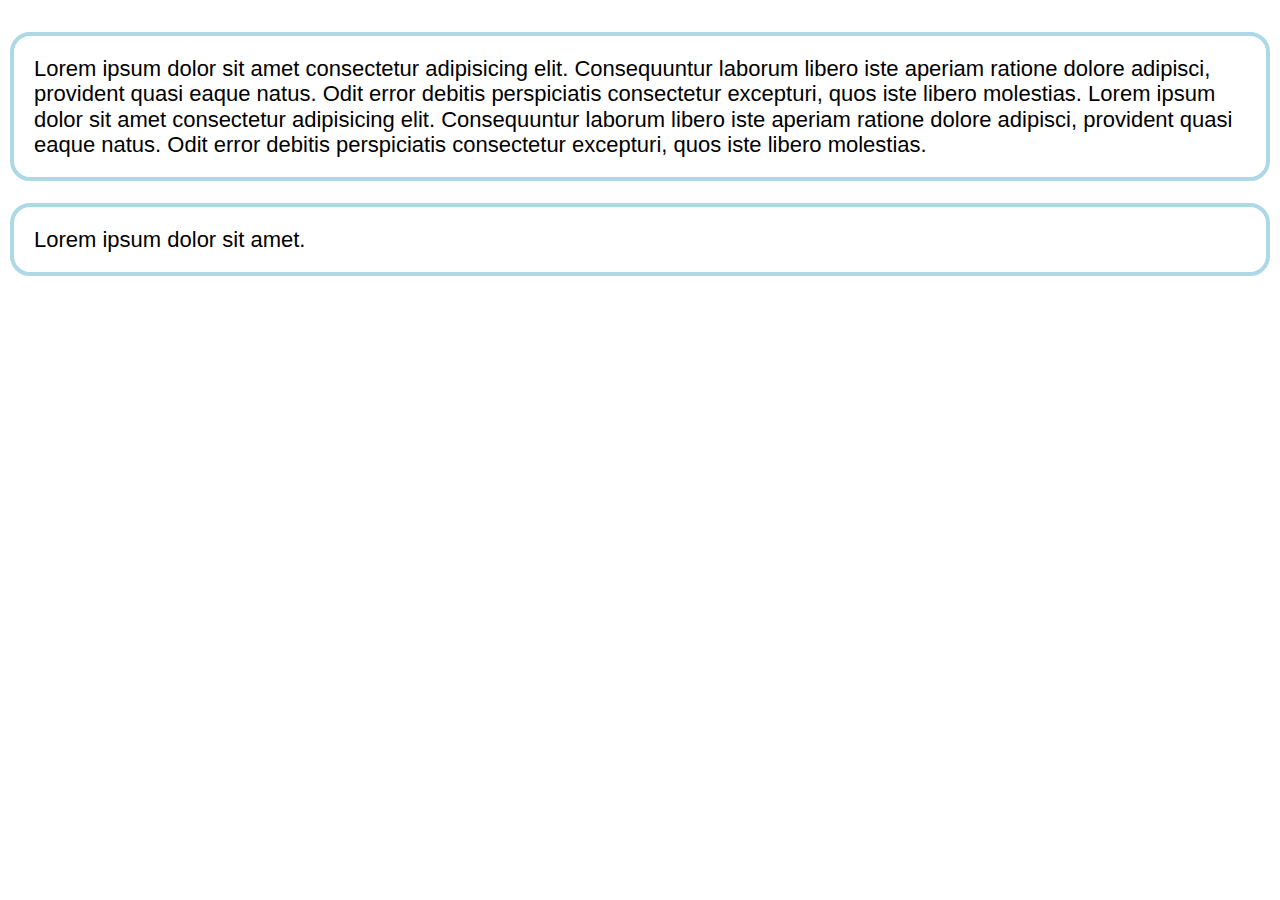
<file: module-03/theory/box.html>
<!DOCTYPE html>
<html lang="en">
  <head>
    <meta charset="UTF-8" />
    <meta name="viewport" content="width=device-width, initial-scale=1.0" />
    <title>Box model</title>
    <!-- Normalize CSS -->
    <link
      rel="stylesheet"
      href="https://cdn.jsdelivr.net/npm/modern-normalize@2.0.0/modern-normalize.min.css"
    />
    <link rel="stylesheet" href="./box.css" />
  </head>
  <body>
    <section>
      <p>
        Lorem ipsum dolor sit amet consectetur adipisicing elit. Consequuntur
        laborum libero iste aperiam ratione dolore adipisci, provident quasi
        eaque natus. Odit error debitis perspiciatis consectetur excepturi, quos
        iste libero molestias. Lorem ipsum dolor sit amet consectetur
        adipisicing elit. Consequuntur laborum libero iste aperiam ratione
        dolore adipisci, provident quasi eaque natus. Odit error debitis
        perspiciatis consectetur excepturi, quos iste libero molestias.
      </p>
      <p>Lorem ipsum dolor sit amet.</p>
      <a href="">Some link</a>
      <a href="">Some link</a>
      <a href="">Some link</a>
    </section>
    <!-- <ul class="list">
      <li>item-1</li>
      <li>item-2</li>
      <li>item-3</li>
    </ul>
    <ul>
      <li>
        <p>item-1</p>
      </li>
      <li>
        <p>item-2</p>
      </li>
      <li>
        <p>item-3</p>
      </li>
    </ul> -->
    <!-- <button class="btn-1">Click me</button>
    <button class="btn-2">Send me</button> -->
    <!-- <div class="circle">
      <img
        src="https://images.unsplash.com/photo-1548461159-1d6e2b9dc87e?q=80&w=2946&auto=format&fit=crop&ixlib=rb-4.0.3&ixid=M3wxMjA3fDB8MHxwaG90by1wYWdlfHx8fGVufDB8fHx8fA%3D%3D"
        alt=""
        width="400"
      />
    </div> -->
  </body>
</html>
</file>
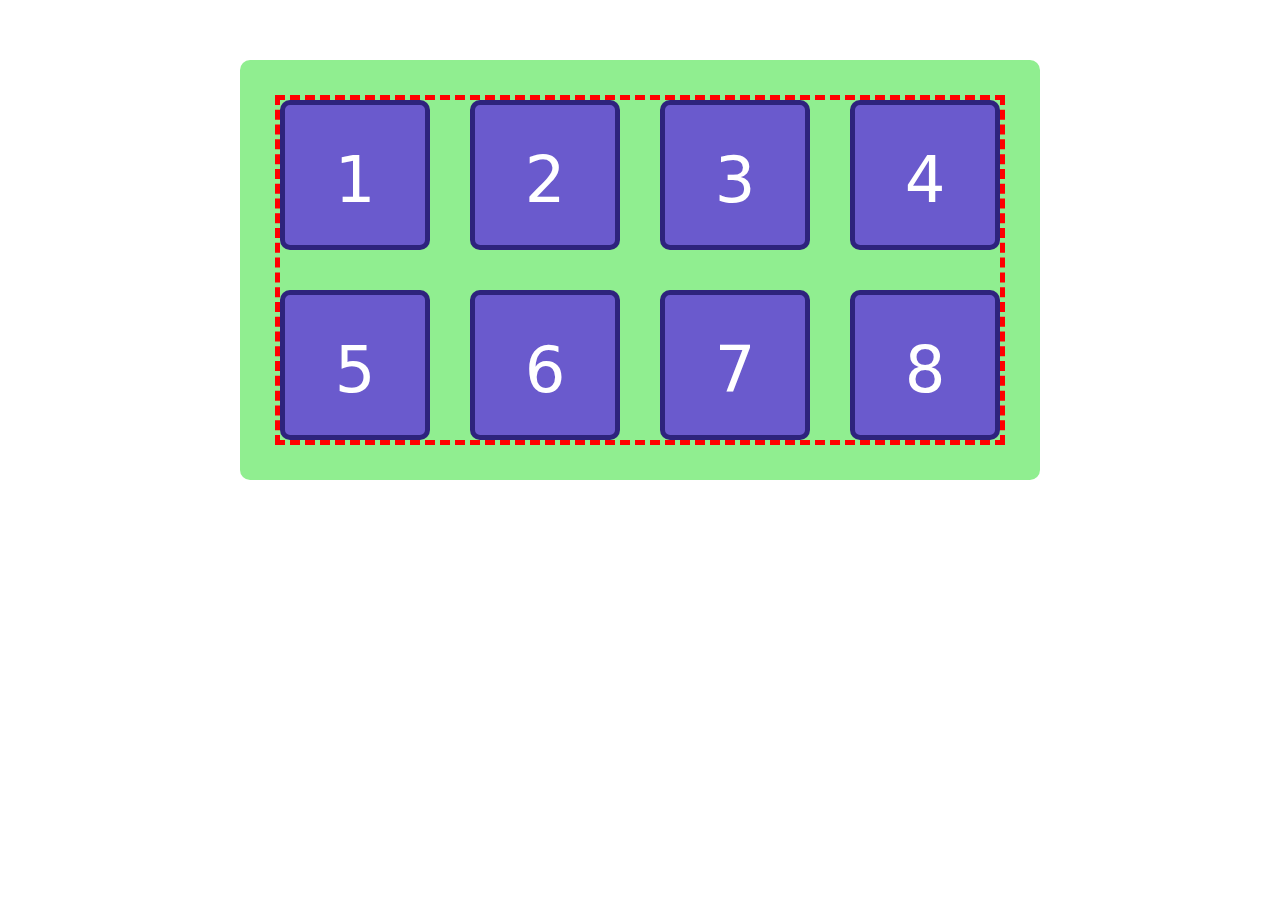
<file: module-03/theory/flex.html>
<!DOCTYPE html>
<html lang="en">
  <head>
    <meta charset="UTF-8" />
    <meta name="viewport" content="width=device-width, initial-scale=1.0" />
    <title>Flexbox</title>
    <link
      rel="stylesheet"
      href="https://cdn.jsdelivr.net/npm/modern-normalize@2.0.0/modern-normalize.min.css"
    />
    <link rel="stylesheet" href="./flex.css" />
  </head>
  <body>
    <ul class="wrapper">
      <li class="item">1</li>
      <li class="item">2</li>
      <li class="item">3</li>
      <li class="item">4</li>
      <li class="item">5</li>
      <li class="item">6</li>
      <li class="item">7</li>
      <li class="item">8</li>
    </ul>
  </body>
</html>
</file>
<file: module-02/css/styles.css>
/* #region Base styles */
body {
  font-family: 'Montserrat', sans-serif;
  color: #111;
  background-color: #fafafa;
  /* Default values */
  /* font-size: 16px; */
  /* font-weight: 400; */
  /* font-style: normal; */
}
ul,
ol {
  list-style-type: none;
}
a {
  color: currentColor;
  text-decoration: none;
}
button {
  font-family: inherit;
  color: currentColor;
  cursor: pointer;
}
address {
  font-style: normal;
}
/* #endregion */

/* #region Common styles */
.visually-hidden {
  position: absolute;
  width: 1px;
  height: 1px;
  margin: -1px;
  border: 0;
  padding: 0;
  white-space: nowrap;
  clip-path: inset(100%);
  clip: rect(0 0 0 0);
  overflow: hidden;
}
.ingridients-title,
.made-title,
.products-title,
.bestsellers-title,
.reviews-title {
  font-weight: 600;
  font-size: 24px;
  line-height: 1.17;
  text-align: center;
  letter-spacing: -0.03em;
  text-transform: uppercase;
}
.accent {
  color: #fd9222;
}
.logo {
  font-size: 18px;
  font-weight: 700;
  line-height: 1.11;
  letter-spacing: -0.03em;
}
.logo-aacent {
  font-style: italic;
}
.logo-img {
}

.socials {
}
.socials-item {
}
.socials-link {
}
.socials-icon {
}

.btn {
  font-size: 14px;
  font-weight: 600;
}
.btn-accent {
  color: #fff;
  background: #fd9222;
}
.btn-accent:hover,
.btn-accent:focus {
  color: #fd9222;
  background: #fcf1e0;
}
.btn-light {
  color: #fff;
  background: transparent;
}
.btn-light:hover,
.btn-light:focus {
  color: #fd9222;
}
.btn-dark {
  font-size: 18px;
  color: currentColor;
}
.btn-dark:hover,
.btn-dark:focus {
  color: #ffffff;
  background-color: #fd9222;
}
/* #endregion */

/* #region Header */
.header {
}
.header-nav {
}
.header-logo {
}
.header-nav-list {
}
.header-nav-item {
}
.header-nav-link {
  font-size: 14px;
  font-weight: 500;
  line-height: 1.14;
  letter-spacing: -0.02em;
}
.header-nav-link:hover,
.header-nav-link:focus {
  color: #fd9222;
}
.header-socials {
}
/* #endregion */

/* #region Hero */
.hero {
  background: rgba(17, 17, 17, 0.4);
}
.hero-title {
  font-size: 28px;
  font-weight: 500;
  line-height: 1.21;
  letter-spacing: -0.03em;
  color: #fff;
}
.hero-controls {
}
.hero-item {
}
.hero-link {
  font-size: 14px;
  font-weight: 500;
  line-height: 1.29;
  letter-spacing: -0.03em;
  color: #fff;
}
.hero-link:hover,
.hero-link:focus {
  color: #fd9222;
}
.hero-link-icon {
}
/* #endregion */

/* #region Benefits */
.benefits {
  background: #1e1823;
}
.benefits-list {
}
.benefits-item {
}
.benefits-caption {
  font-weight: 600;
  font-size: 18px;
  line-height: 1.22;
  color: #fff;
}
.benefits-desc {
  line-height: 1.29;
  letter-spacing: -0.02em;
  color: rgba(255, 255, 255, 0.7);
}
/* #endregion */

/* #region Ingridients */
.ingridients {
}
.ingridients-list {
}
.ingridients-item {
  background: #fff;
}
.ingridients-ill {
}
.ingridients-caption {
  font-weight: 600;
  line-height: 1.29;
  letter-spacing: -0.02em;
  text-transform: uppercase;
}
/* #endregion */

/* #region Made */
.made {
}
.made-pic {
}
.made-subtitle {
  font-weight: 600;
  font-size: 18px;
  line-height: 1.33;
}
.made-list {
}
.made-item {
  line-height: 1.29;
  letter-spacing: -0.02em;
}
/* #endregion */

/* #region Products */
.products {
}
.products-list {
}
.products-item {
  background: #fff;
}
.products-ill {
}
.products-heading {
  font-weight: 600;
  font-size: 18px;
  line-height: 1.33;
  letter-spacing: -0.02em;
  text-transform: uppercase;
}
.products-category {
  font-size: 12px;
  line-height: 1.17;
  letter-spacing: -0.02em;
  color: rgba(17, 17, 17, 0.7);
}
.products-price {
  font-weight: 600;
  line-height: 1.21;

  background-color: #fafafa;
}
/* #endregion */

/* #region Bestsellers */
.bestsellers {
}
.bestsellers-list {
}
.bestsellers-item {
  background: #fff;
}
.bestsellers-img {
}
.bestsellers-caption {
  font-weight: 600;
  font-size: 18px;
  line-height: 1.33;
  letter-spacing: -0.02em;
  text-transform: uppercase;
}
/* #endregion */

/* #region Reviews */
.reviews {
}
.reviews-list {
}
.reviews-item {
  background: #fff;
}
.reviews-avatar {
}
.reviews-author {
  font-weight: 600;
  font-size: 18px;
  line-height: 1.33;
  text-align: center;
}
.reviews-text {
  line-height: 1.29;
  letter-spacing: -0.02em;
  text-align: center;
  color: rgba(17, 17, 17, 0.7);
}
/* #endregion */

/* #region Footer */
.footer {
  background: #1e1823;
}
.footer-slogan {
  font-weight: 500;
  font-size: 28px;
  line-height: 1.21;
  letter-spacing: -0.02em;
  color: #fff;
}
.footer-slogan-accent {
  color: #fd9222;
}
.footer-address {
}
.footer-caption {
  font-weight: 500;
  line-height: 1.29;
  text-align: center;
  color: #fff;
}
.footer-contatcs {
}
.footer-contatcs-item {
}
.footer-contacts-link {
  line-height: 1.29;
  text-align: center;
  letter-spacing: -0.02em;
  color: #ffffff;
}
.footer-contacts-link:hover,
.footer-contacts-link:focus {
  color: #fd9222;
}
.footer-menu {
}
.footer-menu-item {
}
.footer-menu-link {
  font-size: 14px;
  font-weight: 500;
  line-height: 1.14;
  letter-spacing: -0.02em;
  color: #fff;
}
.footer-menu-link:hover,
.footer-menu-link:focus {
  color: #fd9222;
}
/* #endregion */
</file>
<file: module-03/css/styles.css>
/* #region Base styles */
body {
  font-family: 'Montserrat', sans-serif;
  color: #111;
  background-color: #fafafa;
  /* Default values */
  /* font-size: 16px; */
  /* font-weight: 400; */
  /* font-style: normal; */
}
h1,
h2,
h3,
h4,
h5,
h6,
p {
  margin: 0;
}
ul,
ol {
  list-style-type: none;
  padding: 0;
  margin: 0;
}
a {
  color: currentColor;
  text-decoration: none;
}
button {
  font-family: inherit;
  color: currentColor;
  cursor: pointer;
}
address {
  font-style: normal;
}
img {
  display: block;
  max-width: 100%;
}
/* #endregion */

/* #region Common styles */
.visually-hidden {
  position: absolute;
  width: 1px;
  height: 1px;
  margin: -1px;
  border: 0;
  padding: 0;
  white-space: nowrap;
  clip-path: inset(100%);
  clip: rect(0 0 0 0);
  overflow: hidden;
}
.container {
  width: 1168px;
  padding: 0 16px;
  margin: 0 auto;

  outline: 2px solid red;
  outline-offset: -2px;
}
.ingridients,
.made,
.products,
.bestsellers,
.reviews {
  padding: 60px 0;
}
.ingridients-title,
.made-title,
.products-title,
.bestsellers-title,
.reviews-title {
  width: 412px;
  margin: 0 auto;
  margin-bottom: 50px;
  font-weight: 600;
  font-size: 24px;
  line-height: 1.17;
  text-align: center;
  letter-spacing: -0.03em;
  text-transform: uppercase;
}
.accent {
  color: #fd9222;
}
.logo {
  display: inline-flex;
  align-items: center;
  font-size: 18px;
  font-weight: 700;
  line-height: 1.11;
  letter-spacing: -0.03em;
}
.logo-accent {
  font-style: italic;
}
.logo-img {
  margin-left: 4px;
}

.socials {
  display: flex;
  gap: 14px;
}
.socials-item {
  width: 40px;
  height: 40px;
}
.socials-link {
  display: flex;
  align-items: center;
  justify-content: center;
  width: 100%;
  height: 100%;

  border-radius: 10px;
  border: 1px solid rgba(17, 17, 17, 0.1);
}
.socials-link:hover,
.socials-link:focus {
  border-color: rgba(253, 146, 34, 0.1);
}
.socials-icon {
}

.btn {
  min-width: 144px;
  min-height: 45px;
  padding: 14px 40px;
  font-size: 14px;
  font-weight: 600;
  border: 1px solid transparent;
  border-radius: 100px;
}
.btn-accent {
  color: #fff;
  background: #fd9222;
}
.btn-accent:hover,
.btn-accent:focus {
  color: #fd9222;
  background: #fcf1e0;
}
.btn-light {
  color: #fff;
  background: transparent;
  border-color: white;
}
.btn-light:hover,
.btn-light:focus {
  color: #fd9222;
  border-color: #fd9222;
}
.btn-dark {
  font-size: 18px;
  color: currentColor;
  border-color: #fd9222;
  background: transparent;
}
.btn-dark:hover,
.btn-dark:focus {
  color: #ffffff;
  background: #fd9222;
}
/* #endregion */

/* #region Header */
.header {
}
.header .container {
  display: flex;
  align-items: center;
  gap: 90px;
}
.header-nav {
  display: flex;
  justify-content: space-between;
  flex-grow: 1;
}
.header-logo {
}
.header-nav-list {
  display: flex;
  align-items: center;
  gap: 24px;
}
.header-nav-item {
}
.header-nav-link {
  display: block;
  padding: 32px 0;
  font-size: 14px;
  font-weight: 500;
  line-height: 1.14;
  letter-spacing: -0.02em;
}
.header-nav-link:hover,
.header-nav-link:focus {
  color: #fd9222;
}
.header-socials {
}
/* #endregion */

/* #region Hero */
.hero {
  margin-bottom: 80px;
}
.hero .container {
  padding: 40px;
  padding-top: 381px;
  background: rgba(17, 17, 17, 0.4);
  border-radius: 30px;
}
.hero-title {
  width: 484px;
  margin-bottom: 32px;
  font-size: 28px;
  font-weight: 500;
  line-height: 1.21;
  letter-spacing: -0.03em;
  color: #fff;
}
.hero-wrapper {
  display: flex;
  justify-content: space-between;
}
.hero-controls {
  display: flex;
  gap: 14px;
}
.hero-item {
}
.hero-link {
  display: inline-flex;
  align-items: center;
  gap: 14px;
  font-size: 14px;
  font-weight: 500;
  line-height: 1.29;
  letter-spacing: -0.03em;
  color: #fff;
}
.hero-link:hover,
.hero-link:focus {
  color: #fd9222;
}
.hero-link-icon {
}
/* #endregion */

/* #region Benefits */
.benefits {
  padding: 50px 0;
  background: #1e1823;
}
.benefits-list {
  display: flex;
  justify-content: center;
  gap: 88px;
}
.benefits-item {
  width: 308px;
}
.benefits-caption {
  margin-bottom: 18px;
  font-weight: 600;
  font-size: 18px;
  line-height: 1.22;
  color: #fff;
}
.benefits-desc {
  font-size: 14px;
  line-height: 1.29;
  letter-spacing: -0.02em;
  color: rgba(255, 255, 255, 0.7);
}
/* #endregion */

/* #region Ingridients */
.ingridients {
  padding-top: 120px;
}
.ingridients-list {
  display: flex;
  flex-wrap: wrap;
  gap: 32px;
}
.ingridients-item {
  width: calc((100% - 32px * 3) / 4);
  padding: 28px 23px;
  border-radius: 15px;
  border: 1px solid transparent;
  background: #fff;
}
/* (a * n + b) */
.ingridients-item:nth-child(2n) {
  border-color: #fd9222;
}
.ingridients-item:nth-child(4n + 1) {
  background-color: #fd9222;
  color: #fff;
}
.ingridients-item:nth-child(4n + 3) {
  background: #1e1823;
  color: #fff;
}
.ingridients-ill {
}
.ingridients-caption {
  margin-top: 36px;
  font-size: 14px;
  font-weight: 600;
  line-height: 1.29;
  letter-spacing: -0.02em;
  text-transform: uppercase;
}

/* #endregion */

/* #region Made */
.made {
}
.made-wrapper {
  display: flex;
  gap: 20px;
}
.made-left-side {
  flex-shrink: 0;
}
.made-pic {
}
.made-right-side {
  padding: 32px;
  border-radius: 15px;
  background: #fff;
}
.made-subtitle {
  width: 350px;
  margin-bottom: 20px;
  font-weight: 600;
  font-size: 18px;
  line-height: 1.33;
}
.made-list {
}
.made-item {
  margin-bottom: 24px;
  font-size: 14px;
  line-height: 1.29;
  letter-spacing: -0.02em;
}
.made-item:last-child {
  margin-bottom: 0;
}
/* #endregion */

/* #region Products */
.products {
}
.products-list {
  display: flex;
  flex-wrap: wrap;
  row-gap: 24px;
  column-gap: 18px;
}
.products-item {
  width: calc((100% - 18px * 3) / 4);
  padding: 32px 20px;
  border-radius: 15px;
  border: 1px solid rgba(17, 17, 17, 0.1);
  background: #fff;
  text-align: center;
}
.products-ill {
}
.products-heading {
  margin-top: 8px;
  margin-bottom: 2px;
  font-weight: 600;
  font-size: 18px;
  line-height: 1.33;
  letter-spacing: -0.02em;
  text-transform: uppercase;
  /* text-align: center; */
}
.products-category {
  margin-bottom: 18px;
  font-size: 12px;
  line-height: 1.17;
  letter-spacing: -0.02em;
  color: rgba(17, 17, 17, 0.7);
  /* text-align: center; */
}
.products-price {
  /* display: block;
  margin: 0 auto; */
  padding: 8px 20px;
  font-weight: 600;
  line-height: 1.21;

  border-radius: 100px;
  border: 1px solid rgba(17, 17, 17, 0.1);
  background: #fafafa;
}
/* #endregion */

/* #region Bestsellers */
.bestsellers {
}
.bestsellers-list {
  display: flex;
  justify-content: space-between;
}
.bestsellers-item {
  background: #fff;
}
.bestsellers-img {
  border-radius: 15px 15px 0px 0px;
}
.bestsellers-caption {
  padding: 28px;
  font-weight: 600;
  font-size: 18px;
  line-height: 1.33;
  letter-spacing: -0.02em;
  text-transform: uppercase;
  text-align: center;

  border-radius: 0px 0px 15px 15px;
  border: 1px solid rgba(17, 17, 17, 0.1);
  border-top: none;
  background: #fff;
}
/* #endregion */

/* #region Reviews */
.reviews {
}
.reviews-list {
  margin-bottom: 50px;
}
.reviews-item {
  background: #fff;
}
.reviews-avatar {
}
.reviews-author {
  font-weight: 600;
  font-size: 18px;
  line-height: 1.33;
  text-align: center;
}
.reviews-text {
  line-height: 1.29;
  letter-spacing: -0.02em;
  text-align: center;
  color: rgba(17, 17, 17, 0.7);
}
.reviews-btn {
  display: block;
  margin: 0 auto;
}
/* #endregion */

/* #region Footer */
.footer {
  padding: 50px 0;
  background: #1e1823;
}
.footer-top {
  display: flex;
  padding-bottom: 50px;
}
.footer-slogan {
  width: 300px;
  font-weight: 500;
  font-size: 28px;
  line-height: 1.21;
  letter-spacing: -0.02em;
  color: #fff;
}
.footer-slogan-accent {
  color: #fd9222;
}
.footer-wrapper {
  margin-left: auto;
}
.footer-address {
  margin-left: 50px;
}
.footer-caption {
  margin-bottom: 14px;
  font-size: 14px;
  font-weight: 500;
  line-height: 1.29;
  color: #fff;
}
.footer-contatcs {
}
.footer-contacts-item:not(:last-child) {
  margin-bottom: 4px;
}
.footer-contacts-link {
  line-height: 1.29;
  text-align: center;
  letter-spacing: -0.02em;
  color: #ffffff;
}
.footer-contacts-link:hover,
.footer-contacts-link:focus {
  color: #fd9222;
}
.footer-bottom {
  padding-top: 24px;
  border-top: 1px solid rgba(255, 255, 255, 0.1);
}
.footer-menu {
  display: flex;
  gap: 24px;
}
.footer-menu-item {
}
.footer-menu-link {
  display: block;
  padding: 18px 0;
  font-size: 14px;
  font-weight: 500;
  line-height: 1.14;
  letter-spacing: -0.02em;
  color: #fff;
}
.footer-menu-link:hover,
.footer-menu-link:focus {
  color: #fd9222;
}
/* #endregion */
</file>
<file: module-04/css/styles.css>
/* #region Base styles */
body {
  font-family: 'Montserrat', sans-serif;
  color: #111;
  background-color: #fafafa;
  /* Default values */
  /* font-size: 16px; */
  /* font-weight: 400; */
  /* font-style: normal; */
}
h1,
h2,
h3,
h4,
h5,
h6,
p {
  margin: 0;
}
ul,
ol {
  list-style-type: none;
  padding: 0;
  margin: 0;
}
a {
  color: currentColor;
  text-decoration: none;
}
button {
  font-family: inherit;
  color: currentColor;
  cursor: pointer;
}
address {
  font-style: normal;
}
img {
  display: block;
  max-width: 100%;
}
/* #endregion */

/* #region Common styles */
.visually-hidden {
  position: absolute;
  width: 1px;
  height: 1px;
  margin: -1px;
  border: 0;
  padding: 0;
  white-space: nowrap;
  clip-path: inset(100%);
  clip: rect(0 0 0 0);
  overflow: hidden;
}
.container {
  width: 1168px;
  padding: 0 16px;
  margin: 0 auto;

  outline: 2px solid red;
  outline-offset: -2px;
}
.ingridients,
.made,
.products,
.bestsellers,
.reviews {
  padding: 60px 0;
}
.ingridients-title,
.made-title,
.products-title,
.bestsellers-title,
.reviews-title {
  width: 412px;
  margin: 0 auto;
  margin-bottom: 50px;
  font-weight: 600;
  font-size: 24px;
  line-height: 1.17;
  text-align: center;
  letter-spacing: -0.03em;
  text-transform: uppercase;
}
.accent {
  color: #fd9222;
}
.logo {
  display: inline-flex;
  align-items: center;
  font-size: 18px;
  font-weight: 700;
  line-height: 1.11;
  letter-spacing: -0.03em;
}
.logo-accent {
  font-style: italic;
}
.logo-img {
  margin-left: 4px;
}

.socials {
  display: flex;
  gap: 14px;
}
.socials-item {
  width: 40px;
  height: 40px;
}
.socials-link {
  display: flex;
  align-items: center;
  justify-content: center;
  width: 100%;
  height: 100%;

  border-radius: 10px;
  border: 1px solid rgba(17, 17, 17, 0.1);
}
.socials-link:hover,
.socials-link:focus {
  border-color: rgba(253, 146, 34, 0.1);
}
.socials-icon {
}

.btn {
  min-width: 144px;
  min-height: 45px;
  padding: 14px 40px;
  font-size: 14px;
  font-weight: 600;
  border: 1px solid transparent;
  border-radius: 100px;
}
.btn-accent {
  color: #fff;
  background: #fd9222;
}
.btn-accent:hover,
.btn-accent:focus {
  color: #fd9222;
  background: #fcf1e0;
}
.btn-light {
  color: #fff;
  background: transparent;
  border-color: white;
}
.btn-light:hover,
.btn-light:focus {
  color: #fd9222;
  border-color: #fd9222;
}
.btn-dark {
  font-size: 18px;
  color: currentColor;
  border-color: #fd9222;
  background: transparent;
}
.btn-dark:hover,
.btn-dark:focus {
  color: #ffffff;
  background: #fd9222;
}
/* #endregion */

/* #region Header */
.header {
}
.header .container {
  display: flex;
  align-items: center;
  gap: 90px;
}
.header-nav {
  display: flex;
  justify-content: space-between;
  flex-grow: 1;
}
.header-logo {
}
.header-nav-list {
  display: flex;
  align-items: center;
  gap: 24px;
}
.header-nav-item {
}
.header-nav-link {
  display: block;
  padding: 32px 0;
  font-size: 14px;
  font-weight: 500;
  line-height: 1.14;
  letter-spacing: -0.02em;
}
.header-nav-link:hover,
.header-nav-link:focus {
  color: #fd9222;
}
.header-socials {
}
/* #endregion */

/* #region Hero */
.hero {
  margin-bottom: 80px;
}
.hero .container {
  padding: 40px;
  padding-top: 381px;
  background: rgba(17, 17, 17, 0.4);
  border-radius: 30px;
}
.hero-title {
  width: 484px;
  margin-bottom: 32px;
  font-size: 28px;
  font-weight: 500;
  line-height: 1.21;
  letter-spacing: -0.03em;
  color: #fff;
}
.hero-wrapper {
  display: flex;
  justify-content: space-between;
}
.hero-controls {
  display: flex;
  gap: 14px;
}
.hero-item {
}
.hero-link {
  display: inline-flex;
  align-items: center;
  gap: 14px;
  font-size: 14px;
  font-weight: 500;
  line-height: 1.29;
  letter-spacing: -0.03em;
  color: #fff;
}
.hero-link:hover,
.hero-link:focus {
  color: #fd9222;
}
.hero-link-icon {
}
/* #endregion */

/* #region Benefits */
.benefits {
  padding: 50px 0;
  background: #1e1823;
}
.benefits-list {
  display: flex;
  justify-content: center;
  gap: 88px;
}
.benefits-item {
  width: 308px;
}
.benefits-caption {
  margin-bottom: 18px;
  font-weight: 600;
  font-size: 18px;
  line-height: 1.22;
  color: #fff;
}
.benefits-desc {
  font-size: 14px;
  line-height: 1.29;
  letter-spacing: -0.02em;
  color: rgba(255, 255, 255, 0.7);
}
/* #endregion */

/* #region Ingridients */
.ingridients {
  padding-top: 120px;
}
.ingridients-list {
  display: flex;
  flex-wrap: wrap;
  gap: 32px;
}
.ingridients-item {
  width: calc((100% - 32px * 3) / 4);
  padding: 28px 23px;
  border-radius: 15px;
  border: 1px solid transparent;
  background: #fff;
}
/* (a * n + b) */
.ingridients-item:nth-child(2n) {
  border-color: #fd9222;
}
.ingridients-item:nth-child(4n + 1) {
  background-color: #fd9222;
  color: #fff;
}
.ingridients-item:nth-child(4n + 3) {
  background: #1e1823;
  color: #fff;
}
.ingridients-ill {
}
.ingridients-caption {
  margin-top: 36px;
  font-size: 14px;
  font-weight: 600;
  line-height: 1.29;
  letter-spacing: -0.02em;
  text-transform: uppercase;
}

/* #endregion */

/* #region Made */
.made {
}
.made-wrapper {
  display: flex;
  gap: 20px;
}
.made-left-side {
  flex-shrink: 0;
}
.made-pic {
}
.made-right-side {
  padding: 32px;
  border-radius: 15px;
  background: #fff;
}
.made-subtitle {
  width: 350px;
  margin-bottom: 20px;
  font-weight: 600;
  font-size: 18px;
  line-height: 1.33;
}
.made-list {
}
.made-item {
  margin-bottom: 24px;
  font-size: 14px;
  line-height: 1.29;
  letter-spacing: -0.02em;
}
.made-item:last-child {
  margin-bottom: 0;
}
/* #endregion */

/* #region Products */
.products {
}
.products-list {
  display: flex;
  flex-wrap: wrap;
  row-gap: 24px;
  column-gap: 18px;
}
.products-item {
  width: calc((100% - 18px * 3) / 4);
  padding: 32px 20px;
  border-radius: 15px;
  border: 1px solid rgba(17, 17, 17, 0.1);
  background: #fff;
  text-align: center;
}
.products-ill {
}
.products-heading {
  margin-top: 8px;
  margin-bottom: 2px;
  font-weight: 600;
  font-size: 18px;
  line-height: 1.33;
  letter-spacing: -0.02em;
  text-transform: uppercase;
  /* text-align: center; */
}
.products-category {
  margin-bottom: 18px;
  font-size: 12px;
  line-height: 1.17;
  letter-spacing: -0.02em;
  color: rgba(17, 17, 17, 0.7);
  /* text-align: center; */
}
.products-price {
  /* display: block;
  margin: 0 auto; */
  padding: 8px 20px;
  font-weight: 600;
  line-height: 1.21;

  border-radius: 100px;
  border: 1px solid rgba(17, 17, 17, 0.1);
  background: #fafafa;
}
/* #endregion */

/* #region Bestsellers */
.bestsellers {
}
.bestsellers-list {
  display: flex;
  justify-content: space-between;
}
.bestsellers-item {
  background: #fff;
}
.bestsellers-img {
  border-radius: 15px 15px 0px 0px;
}
.bestsellers-caption {
  padding: 28px;
  font-weight: 600;
  font-size: 18px;
  line-height: 1.33;
  letter-spacing: -0.02em;
  text-transform: uppercase;
  text-align: center;

  border-radius: 0px 0px 15px 15px;
  border: 1px solid rgba(17, 17, 17, 0.1);
  border-top: none;
  background: #fff;
}
/* #endregion */

/* #region Reviews */
.reviews {
}
.reviews-list {
  margin-bottom: 50px;
}
.reviews-item {
  background: #fff;
}
.reviews-avatar {
}
.reviews-author {
  font-weight: 600;
  font-size: 18px;
  line-height: 1.33;
  text-align: center;
}
.reviews-text {
  line-height: 1.29;
  letter-spacing: -0.02em;
  text-align: center;
  color: rgba(17, 17, 17, 0.7);
}
.reviews-btn {
  display: block;
  margin: 0 auto;
}
/* #endregion */

/* #region Footer */
.footer {
  padding: 50px 0;
  background: #1e1823;
}
.footer-top {
  display: flex;
  padding-bottom: 50px;
}
.footer-slogan {
  width: 300px;
  font-weight: 500;
  font-size: 28px;
  line-height: 1.21;
  letter-spacing: -0.02em;
  color: #fff;
}
.footer-slogan-accent {
  color: #fd9222;
}
.footer-wrapper {
  margin-left: auto;
}
.footer-address {
  margin-left: 50px;
}
.footer-caption {
  margin-bottom: 14px;
  font-size: 14px;
  font-weight: 500;
  line-height: 1.29;
  color: #fff;
}
.footer-contatcs {
}
.footer-contacts-item:not(:last-child) {
  margin-bottom: 4px;
}
.footer-contacts-link {
  line-height: 1.29;
  text-align: center;
  letter-spacing: -0.02em;
  color: #ffffff;
}
.footer-contacts-link:hover,
.footer-contacts-link:focus {
  color: #fd9222;
}
.footer-bottom {
  padding-top: 24px;
  border-top: 1px solid rgba(255, 255, 255, 0.1);
}
.footer-menu {
  display: flex;
  gap: 24px;
}
.footer-menu-item {
}
.footer-menu-link {
  display: block;
  padding: 18px 0;
  font-size: 14px;
  font-weight: 500;
  line-height: 1.14;
  letter-spacing: -0.02em;
  color: #fff;
}
.footer-menu-link:hover,
.footer-menu-link:focus {
  color: #fd9222;
}
/* #endregion */
</file>
<file: module-05/css/styles.css>
/* #region Base styles */
body {
  font-family: 'Montserrat', sans-serif;
  color: #111;
  background-color: #fafafa;
}
h1,
h2,
h3,
h4,
h5,
h6,
p {
  margin: 0;
}
ul,
ol {
  list-style-type: none;
  padding: 0;
  margin: 0;
}
a {
  color: currentColor;
  text-decoration: none;
}
button {
  font-family: inherit;
  color: currentColor;
  cursor: pointer;
}
address {
  font-style: normal;
}
img {
  display: block;
  max-width: 100%;
}
/* #endregion */

/* #region Common styles */
.visually-hidden {
  position: absolute;
  width: 1px;
  height: 1px;
  margin: -1px;
  border: 0;
  padding: 0;
  white-space: nowrap;
  clip-path: inset(100%);
  clip: rect(0 0 0 0);
  overflow: hidden;
}
.container {
  width: 1168px;
  padding: 0 16px;
  margin: 0 auto;
  /*
  outline: 2px solid red;
  outline-offset: -2px; */
}
.ingridients,
.made,
.products,
.bestsellers,
.reviews {
  padding: 60px 0;
}
.ingridients-title,
.made-title,
.products-title,
.bestsellers-title,
.reviews-title {
  width: 412px;
  margin: 0 auto;
  margin-bottom: 50px;
  font-weight: 600;
  font-size: 24px;
  line-height: 1.17;
  text-align: center;
  letter-spacing: -0.03em;
  text-transform: uppercase;
}
.accent {
  color: #fd9222;
}
.logo {
  display: inline-flex;
  align-items: center;
  font-size: 18px;
  font-weight: 700;
  line-height: 1.11;
  letter-spacing: -0.03em;
}
.logo-accent {
  font-style: italic;
}
.logo-img {
  margin-left: 4px;
}

.socials {
  display: flex;
  gap: 14px;
}
.socials-item {
  width: 40px;
  height: 40px;
}
.socials-link {
  display: flex;
  align-items: center;
  justify-content: center;
  width: 100%;
  height: 100%;

  border-radius: 10px;
  border: 1px solid rgba(17, 17, 17, 0.1);

  transition: 300ms ease-in;
  transition-property: border-color;
}
.socials-link:hover,
.socials-link:focus {
  border-color: rgba(253, 146, 34, 0.1);
}
.socials-icon {
  fill: #111111;
  transition: 300ms ease-in;
  transition-property: fill;
}
.socials-link:hover .socials-icon,
.socials-link:focus .socials-icon {
  fill: #fd9222;
}

.btn {
  min-width: 144px;
  min-height: 45px;
  padding: 14px 40px;
  font-size: 14px;
  font-weight: 600;
  border: 1px solid transparent;
  border-radius: 100px;

  transition: 300ms ease-in;
  transition-property: color, background-color, border-color;
}
.btn-accent {
  color: #fff;
  background: #fd9222;
}
.btn-accent:hover,
.btn-accent:focus {
  color: #fd9222;
  background: #fcf1e0;
}
.btn-light {
  color: #fff;
  background: transparent;
  border-color: white;
}
.btn-light:hover,
.btn-light:focus {
  color: #fd9222;
  border-color: #fd9222;
}
.btn-dark {
  font-size: 18px;
  color: currentColor;
  border-color: #fd9222;
  background: transparent;
}
.btn-dark:hover,
.btn-dark:focus {
  color: #ffffff;
  background: #fd9222;
}
.scroll-to-top {
  position: fixed;
  right: 30px;
  bottom: 30px;
  color: #fd9222;
}
.scroll-to-top svg {
  fill: currentColor;
}
/* #endregion */

/* #region Header */
.header {
  background-color: #fff;
}
.header .container {
  display: flex;
  align-items: center;
  gap: 90px;
}
.header-nav {
  display: flex;
  justify-content: space-between;
  flex-grow: 1;
}
.header-logo {
}
.header-nav-list {
  display: flex;
  align-items: center;
  gap: 24px;
}
.header-nav-item {
}
/* Normal state */
.header-nav-link {
  position: relative;
  display: block;
  padding: 32px 0;
  font-size: 14px;
  font-weight: 500;
  line-height: 1.14;
  letter-spacing: -0.02em;

  transition: 300ms ease-in;
  transition-property: color;
}
/* Active state */
.header-nav-link:hover,
.header-nav-link:focus {
  color: #fd9222;
}
.header-nav-link.active {
  color: #fd9222;
}
.header-nav-link.active::after {
  content: '';
  position: absolute;
  bottom: 20px;
  left: 0;

  display: block;
  width: 100%;
  height: 4px;
  background-color: #fd9222;
  border-radius: 2px;
}
.header-socials {
}
/* #endregion */

/* #region Hero */
.hero {
  margin-bottom: 80px;
}
.hero .container {
  padding: 40px;
  padding-top: 381px;
  border-radius: 30px;
  background-color: rgba(17, 17, 17, 0.4);
  background-image: linear-gradient(
      rgba(17, 17, 17, 0.4),
      rgba(17, 17, 17, 0.4)
    ),
    url('../images/hero/hero-bg.jpg');
  background-repeat: no-repeat;
  background-position: center;
  background-size: cover;
}
.hero-title {
  width: 484px;
  margin-bottom: 32px;
  font-size: 28px;
  font-weight: 500;
  line-height: 1.21;
  letter-spacing: -0.03em;
  color: #fff;
}
.hero-wrapper {
  display: flex;
  justify-content: space-between;
}
.hero-controls {
  display: flex;
  gap: 14px;
}
.hero-item {
}
.hero-link {
  display: inline-flex;
  align-items: center;
  gap: 14px;
  font-size: 14px;
  font-weight: 500;
  line-height: 1.29;
  letter-spacing: -0.03em;
  color: #fff;

  transition: 300ms ease-in;
  transition-property: color;
}
.hero-link:hover,
.hero-link:focus {
  color: #fd9222;
}
.hero-link-icon {
}
/* #endregion */

/* #region Benefits */
.benefits {
  padding: 50px 0;
  background: #1e1823;
}
.benefits-list {
  display: flex;
  flex-wrap: wrap;
  justify-content: center;
  gap: 88px;
}
.benefits-item {
  position: relative;
  width: 308px;
}
.benefits-item:not(:last-child)::after {
  content: '';
  position: absolute;
  top: 50%;
  right: -45px;
  transform: translateY(-50%);

  display: block;
  width: 1px;
  height: 124px;
  background-color: rgba(255, 255, 255, 0.5);
}
.benefits-item:nth-child(3n)::after {
  display: none;
}
.benefits-wrapper {
  display: flex;
  justify-content: center;
  align-items: center;
  width: 62px;
  height: 62px;
  margin-bottom: 22px;
  border-radius: 50%;
  border: 1px solid rgba(255, 255, 255, 0.5);
}
.benefits-caption {
  margin-bottom: 18px;
  font-weight: 600;
  font-size: 18px;
  line-height: 1.22;
  color: #fff;
}
.benefits-desc {
  font-size: 14px;
  line-height: 1.29;
  letter-spacing: -0.02em;
  color: rgba(255, 255, 255, 0.7);
}
/* #endregion */

/* #region Ingridients */
.ingridients {
  padding-top: 120px;
}
.ingridients-list {
  display: flex;
  flex-wrap: wrap;
  gap: 32px;
}
.ingridients-item {
  position: relative;
  width: calc((100% - 32px * 3) / 4);
  padding: 28px 23px;
  border-radius: 15px;
  border: 1px solid transparent;
  background: #fff;
}
/* (a * n + b) */
.ingridients-item:nth-child(2n) {
  border-color: #fd9222;
}
.ingridients-item:nth-child(4n + 1) {
  background-color: #fd9222;
  color: #fff;
}
.ingridients-item:nth-child(4n + 3) {
  background: #1e1823;
  color: #fff;
}
.ingridients-icon {
  position: absolute;
  top: 14px;
  right: 14px;
  fill: none;
  stroke: #fff;
}
.ingridients-item:nth-child(2n) .ingridients-icon {
  stroke: #fd9222;
}
.ingridients-ill {
}
.ingridients-caption {
  margin-top: 36px;
  font-size: 14px;
  font-weight: 600;
  line-height: 1.29;
  letter-spacing: -0.02em;
  text-transform: uppercase;
}

/* #endregion */

/* #region Made */
.made {
}
.made-wrapper {
  display: flex;
  gap: 20px;
}
.made-left-side {
  flex-shrink: 0;
}
.made-pic {
}
.made-right-side {
  padding: 32px;
  border-radius: 15px;
  background: #fff;
}
.made-subtitle {
  width: 350px;
  margin-bottom: 20px;
  font-weight: 600;
  font-size: 18px;
  line-height: 1.33;
}
.made-list {
}
.made-item {
  display: flex;
  gap: 8px;
  margin-bottom: 24px;
  font-size: 14px;
  line-height: 1.29;
  letter-spacing: -0.02em;
}
.made-item:last-child {
  margin-bottom: 0;
}
.made-item::before {
  content: '';
  flex-shrink: 0;
  width: 8px;
  height: 8px;
  margin-top: 8px;

  border: 1px solid #eceded;
  background-color: #4c4c4c;
  border-radius: 50%;
}
/* #endregion */

/* #region Products */
.products {
}
.products-list {
  display: flex;
  flex-wrap: wrap;
  row-gap: 24px;
  column-gap: 18px;
}
.products-item {
  width: calc((100% - 18px * 3) / 4);
  padding: 32px 20px;
  border-radius: 15px;
  border: 1px solid rgba(17, 17, 17, 0.1);
  background: #fff;
  text-align: center;
}
.products-ill {
}
.products-heading {
  margin-top: 8px;
  margin-bottom: 2px;
  font-weight: 600;
  font-size: 18px;
  line-height: 1.33;
  letter-spacing: -0.02em;
  text-transform: uppercase;
  /* text-align: center; */
}
.products-category {
  margin-bottom: 18px;
  font-size: 12px;
  line-height: 1.17;
  letter-spacing: -0.02em;
  color: rgba(17, 17, 17, 0.7);
  /* text-align: center; */
}
.products-price {
  padding: 8px 20px;
  font-weight: 600;
  line-height: 1.21;

  border-radius: 100px;
  border: 1px solid rgba(17, 17, 17, 0.1);
  background: #fafafa;
}
/* #endregion */

/* #region Bestsellers */
.bestsellers {
}
.bestsellers-list {
  display: flex;
  justify-content: space-between;
}
.bestsellers-item {
  background: #fff;
}
.bestsellers-wrapper {
  position: relative;
  overflow: hidden;
}
.bestsellers-img {
  border-radius: 15px 15px 0px 0px;
}
.overlay {
  position: absolute;
  top: 0;
  left: 0;
  transform: translateY(100%);
  transition: 500ms ease-in;
  transition-property: transform;

  display: flex;
  align-items: center;
  width: 100%;
  height: 100%;
  padding: 40px;
  font-size: 14px;
  line-height: 1.28;
  letter-spacing: -0.02em;
  color: #fafafa;

  border-radius: 15px 15px 0px 0px;
  background: linear-gradient(
    165deg,
    rgba(253, 253, 255, 0.1) 3.97%,
    rgba(8, 2, 21, 0) 109.76%
  );
  backdrop-filter: blur(7.5px);
}
.bestsellers-item:hover .overlay {
  transform: translateY(0);
}
.bestsellers-caption {
  padding: 28px;
  font-weight: 600;
  font-size: 18px;
  line-height: 1.33;
  letter-spacing: -0.02em;
  text-transform: uppercase;
  text-align: center;

  border-radius: 0px 0px 15px 15px;
  border: 1px solid rgba(17, 17, 17, 0.1);
  border-top: none;
  background: #fff;
}
/* #endregion */

/* #region Reviews */
.reviews {
}
.reviews-list {
  margin-bottom: 50px;
}
.reviews-item {
  background: #fff;
  box-shadow: 0px 9px 100px 0px rgba(17, 17, 17, 0.03);
}
.reviews-avatar {
}
.reviews-author {
  font-weight: 600;
  font-size: 18px;
  line-height: 1.33;
  text-align: center;
}
.reviews-text {
  line-height: 1.29;
  letter-spacing: -0.02em;
  text-align: center;
  color: rgba(17, 17, 17, 0.7);
}
.reviews-btn {
  display: block;
  margin: 0 auto;
}
/* #endregion */

/* #region Footer */
.footer {
  padding: 50px 0;
  background: #1e1823;
}
.footer-top {
  display: flex;
  padding-bottom: 50px;
}
.footer-slogan {
  width: 300px;
  font-weight: 500;
  font-size: 28px;
  line-height: 1.21;
  letter-spacing: -0.02em;
  color: #fff;
}
.footer-slogan-accent {
  color: #fd9222;
}
.footer-wrapper {
  margin-left: auto;
}
.footer-socials .socials-link {
  border: 1px solid rgba(255, 255, 255, 0.1);
}
.footer-socials .socials-icon {
  fill: #fff;
}
.footer-address {
  margin-left: 50px;
}
.footer-caption {
  margin-bottom: 14px;
  font-size: 14px;
  font-weight: 500;
  line-height: 1.29;
  color: #fff;
}
.footer-contatcs {
}
.footer-contacts-item:not(:last-child) {
  margin-bottom: 4px;
}
.footer-contacts-link {
  line-height: 1.29;
  text-align: center;
  letter-spacing: -0.02em;
  color: #ffffff;

  transition: 300ms ease-in;
  transition-property: color;
}
.footer-contacts-link:hover,
.footer-contacts-link:focus {
  color: #fd9222;
}
.footer-bottom {
  padding-top: 24px;
  border-top: 1px solid rgba(255, 255, 255, 0.1);
}
.footer-menu {
  display: flex;
  gap: 24px;
}
.footer-menu-item {
}
.footer-menu-link {
  display: block;
  padding: 18px 0;
  font-size: 14px;
  font-weight: 500;
  line-height: 1.14;
  letter-spacing: -0.02em;
  color: #fff;

  transition: 300ms ease-in;
  transition-property: color;
}
.footer-menu-link:hover,
.footer-menu-link:focus {
  color: #fd9222;
}
/* #endregion */

/* #region Modal window */
.backdrop {
  position: fixed;
  inset: 0;
  background-color: rgba(46, 47, 66, 0.4);

  opacity: 0;
  pointer-events: none;
  visibility: hidden;

  transition: 500ms;
}
.backdrop.is-open {
  opacity: 1;
  pointer-events: initial;
  visibility: visible;
}
.modal {
  position: absolute;
  top: 50%;
  left: 50%;
  transform: translateX(-50%) translateY(-50%);
  width: 517px;
  min-height: 794px;
  padding: 40px;
  border-radius: 15px;
  background: #fafafa;
}
.modal-btn {
  position: absolute;
  top: 24px;
  right: 24px;
  padding: 0;
  color: #111111;
  background-color: transparent;
  border: none;
  transition: color 300ms ease-in;
}
.modal-btn:hover,
.modal-btn:focus {
  color: #fd9222;
}
.modal-btn-icon {
  stroke: currentColor;
}
.modal-caption {
  width: 298px;
  margin-bottom: 40px;
  font-size: 24px;
  font-weight: 600;
  line-height: 1.17;
  letter-spacing: -0.03em;
  text-transform: uppercase;
}
/* Form */
.modal-form {
}
.modal-wrapper {
  margin-bottom: 18px;
}
.modal-label {
  display: block;
  margin-bottom: 8px;

  font-size: 14px;
  letter-spacing: -0.02em;
  color: rgba(64, 64, 64, 0.3);
}
.modal-field {
  position: relative;
}
.modal-field-input {
  width: 100%;
  height: 68px;
  padding: 22px 62px;
  color: #404040;
  background: transparent;
  outline: transparent;
  border-radius: 13px;
  border: 1.5px solid rgba(17, 17, 17, 0.05);
  box-shadow: 0px 5.445px 5.445px 0px rgba(0, 0, 0, 0.03);
  transition: border-color 300ms ease-in;
}
.modal-field-input:focus {
  border-color: #fd9222;
}
.modal-field-icon {
  position: absolute;
  top: 50%;
  left: 24px;
  transform: translateY(-50%);
  stroke: #404040;
  transition: stroke 300ms ease-in;
  pointer-events: none;
}
.modal-field-input:focus + .modal-field-icon {
  stroke: #fd9222;
}
.modal-valid-icon {
  position: absolute;
  top: 50%;
  right: 24px;
  transform: translateY(-50%);
}
.error,
.success {
  opacity: 0;
  transform: scale(0.3);
  transform-origin: center;
  transition: 200ms ease-in;
  transition-property: opacity, transform;
}

.modal-field-input:not(:placeholder-shown):valid:required
  ~ .modal-valid-icon
  > .success {
  opacity: 1;
  transform: scale(1);
}
.modal-field-input:not(:placeholder-shown):invalid:required
  ~ .modal-valid-icon
  > .error {
  opacity: 1;
  transform: scale(1);
}

.error-text {
  position: absolute;
  bottom: -18px;
  left: 50%;
  transform: translateX(-50%) scale(0.3);
  width: 100%;
  font-size: 12px;
  color: #e51f1f;
  text-align: center;
  opacity: 0;
  transition: 200ms ease-in;
  transition-property: transform, opacity;
}
.modal-field-input:not(:placeholder-shown):invalid:required ~ .error-text {
  opacity: 1;
  transform: translateX(-50%) scale(1);
}
.modal-message {
  width: 100%;
  height: 137px;
  /* min-height: 137px;
  max-height: 250px; */
  padding: 22px 24px;
  resize: none;
  /* resize: vertical; */
  background: transparent;
  outline: transparent;
  border-radius: 13px;
  border: 1.5px solid rgba(17, 17, 17, 0.05);

  font-size: 18px;
  letter-spacing: -0.02em;
  color: #404040;
  transition: border-color 300ms ease-in;
}
.modal-message:focus {
  border-color: #fd9222;
}
.modal-message::placeholder {
  color: rgba(64, 64, 64, 0.3);
}

.agreement {
  display: flex;
  align-items: center;
  margin-bottom: 40px;

  font-size: 14px;
  letter-spacing: -0.02em;
  color: rgba(64, 64, 64, 0.6);
}
.agreement-checkbox {
  display: flex;
  align-items: center;
  justify-content: center;
  width: 20px;
  height: 20px;
  margin-right: 12px;
  border: 1px solid rgba(17, 17, 17, 0.14);
  border-radius: 6px;
  cursor: pointer;
  transition: 300ms ease-in;
  transition-property: background-color, border-color, box-shadow;
}
input[type='checkbox']:checked + .agreement-checkbox {
  background-color: #fd9222;
  border-color: transparent;
}
input[type='checkbox']:focus-visible + .agreement-checkbox {
  box-shadow: 0 0 0 4px rgba(253, 146, 34, 0.25);
}
.agreement-checkbox-icon {
  fill: #fff;
  opacity: 0;
  transition: 300ms ease-in;
  transition-property: opacity, transform;
}
input[type='checkbox']:checked
  + .agreement-checkbox
  > .agreement-checkbox-icon {
  opacity: 1;
  transform: rotate(360deg);
}
.agreement-checkbox-link {
  color: #fd9222;
  margin-left: 4px;
}
/* #endregion */
</file>
<file: module-06/css/styles.css>
.hide {
  display: none;
}

/* #region Base styles */
html {
  scroll-behavior: smooth;
}
body {
  font-family: 'Montserrat', sans-serif;
  color: #111;
  background-color: #fafafa;
}
h1,
h2,
h3,
h4,
h5,
h6,
p {
  margin: 0;
}
ul,
ol {
  list-style-type: none;
  padding: 0;
  margin: 0;
}
a {
  color: currentColor;
  text-decoration: none;
}
button {
  font-family: inherit;
  color: currentColor;
  cursor: pointer;
}
address {
  font-style: normal;
}
img {
  display: block;
  max-width: 100%;
}
/* #endregion */

/* #region Common styles */
.visually-hidden {
  position: absolute;
  width: 1px;
  height: 1px;
  margin: -1px;
  border: 0;
  padding: 0;
  white-space: nowrap;
  clip-path: inset(100%);
  clip: rect(0 0 0 0);
  overflow: hidden;
}
/* Mobile (base) styles */
.container {
  min-width: 320px;
  max-width: 375px;
  padding: 0 20px;
  margin: 0 auto;
}
/* Tablet styles */
@media screen and (min-width: 768px) {
  .container {
    max-width: 736px;
    padding: 0 16px;
  }
}
/* Desktop styles */
@media screen and (min-width: 1200px) {
  .container {
    max-width: 1168px;
  }
}
.ingridients,
.made,
.products,
.bestsellers,
.reviews {
  padding: 40px 0;
}
@media only screen and (min-width: 768px) {
  .ingridients,
  .made,
  .products,
  .bestsellers,
  .reviews {
    padding: 50px 0;
  }
}
@media only screen and (min-width: 1200px) {
  .ingridients,
  .made,
  .products,
  .bestsellers,
  .reviews {
    padding: 60px 0;
  }
}
.ingridients-title,
.made-title,
.products-title,
.bestsellers-title,
.reviews-title {
  max-width: 283px;
  margin: 0 auto;
  margin-bottom: 32px;
  font-weight: 600;
  font-size: 20px;
  line-height: 1.2;
  letter-spacing: -0.03em;
  text-align: center;
  text-transform: uppercase;
}
@media only screen and (min-width: 768px) {
  .ingridients-title,
  .made-title,
  .products-title,
  .bestsellers-title,
  .reviews-title {
    max-width: 412px;
    margin-bottom: 50px;
    font-size: 24px;
    line-height: 1.17;
  }
}
.accent {
  color: #fd9222;
}
.logo {
  display: inline-flex;
  align-items: center;
  font-size: 14px;
  font-weight: 700;
  line-height: 1.29;
  letter-spacing: -0.03em;
}
@media only screen and (min-width: 1200px) {
  .logo {
    font-size: 18px;
    line-height: 1.11;
  }
}
.logo-accent {
  font-style: italic;
}
.logo-img {
  margin-left: 4px;
}
@media only screen and (min-width: 1200px) {
  .logo-img {
    width: 24px;
    height: 24px;
  }
}

.socials {
  display: flex;
  gap: 14px;
}
.socials-item {
  width: 40px;
  height: 40px;
}
.socials-link {
  display: flex;
  align-items: center;
  justify-content: center;
  width: 100%;
  height: 100%;

  border-radius: 10px;
  border: 1px solid rgba(17, 17, 17, 0.1);

  transition: 300ms ease-in;
  transition-property: border-color;
}
.socials-link:hover,
.socials-link:focus {
  border-color: rgba(253, 146, 34, 0.1);
}
.socials-icon {
  fill: #111111;
  transition: 300ms ease-in;
  transition-property: fill;
}
.socials-link:hover .socials-icon,
.socials-link:focus .socials-icon {
  fill: #fd9222;
}

.btn {
  min-width: 144px;
  min-height: 45px;
  padding: 11px 27px;

  font-size: 14px;
  font-weight: 600;
  border: 1px solid transparent;
  border-radius: 100px;

  transition: 300ms ease-in;
  transition-property: color, background-color, border-color;
}
@media only screen and (min-width: 768px) {
  .btn {
    padding: 14px 40px;
  }
}
.btn-accent {
  color: #fff;
  background: #fd9222;
}
.btn-accent:hover,
.btn-accent:focus {
  color: #fd9222;
  background: #fcf1e0;
}
.btn-light {
  color: #fff;
  background: transparent;
  border-color: white;
}
.btn-light:hover,
.btn-light:focus {
  color: #fd9222;
  border-color: #fd9222;
}
.btn-dark {
  font-size: 18px;
  color: currentColor;
  border-color: #fd9222;
  background: transparent;
}
.btn-dark:hover,
.btn-dark:focus {
  color: #ffffff;
  background: #fd9222;
}
.scroll-to-top {
  position: fixed;
  right: 30px;
  bottom: 30px;
  color: #fd9222;
}
.scroll-to-top svg {
  fill: currentColor;
}
/* #endregion */

/* #region Header */
.header {
  background-color: #fff;
}
.header .container {
  display: flex;
  align-items: center;
}
@media only screen and (min-width: 768px) {
  .header .container {
    gap: 28px;
  }
}
@media only screen and (min-width: 1200px) {
  .header .container {
    gap: 90px;
  }
}
.header-nav {
  display: flex;
  justify-content: space-between;
  flex-grow: 1;
}
.header-logo {
  padding: 23px 0;
}
.header-nav-list {
  display: flex;
  align-items: center;
  gap: 24px;
}
@media only screen and (min-width: 768px) and (max-width: 1199px) {
  .header-nav-list {
    gap: 20px;
  }
}
@media only screen and (max-width: 767px) {
  .header-nav-list {
    display: none;
  }
}
.header-nav-item {
}
/* Normal state */
.header-nav-link {
  position: relative;
  display: block;
  padding: 32px 0;
  font-size: 14px;
  font-weight: 500;
  line-height: 1.14;
  letter-spacing: -0.02em;

  transition: 300ms ease-in;
  transition-property: color;
}
/* Active state */
.header-nav-link:hover,
.header-nav-link:focus {
  color: #fd9222;
}
.header-nav-link.active {
  color: #fd9222;
}
.header-nav-link.active::after {
  content: '';
  position: absolute;
  bottom: 20px;
  left: 0;

  display: block;
  width: 100%;
  height: 4px;
  background-color: #fd9222;
  border-radius: 2px;
}
@media only screen and (max-width: 767px) {
  .header-socials {
    display: none;
  }
}
.menu-btn {
  display: flex;
  justify-content: center;
  align-items: center;
  padding: 0;
  background: none;
  border: none;
}
@media only screen and (min-width: 768px) {
  .menu-btn {
    display: none;
  }
}
/* #endregion */

/* #region Hero */
.hero {
  margin-bottom: 80px;
}
@media only screen and (min-width: 768px) and (max-width: 1199px) {
  .hero {
    margin-bottom: 40px;
  }
}
.hero .container {
  padding: 20px;
  padding-top: 395px;
  border-radius: 30px;
  background-color: rgba(17, 17, 17, 0.4);
  background-repeat: no-repeat;
  background-position: center;
  background-size: cover;
  background-image: linear-gradient(
      rgba(17, 17, 17, 0.4),
      rgba(17, 17, 17, 0.4)
    ),
    url('../images/hero/hero-bg_mob@1x.jpg');
}
@media only screen and (min-resolution: 192dpi) {
  .hero .container {
    background-image: linear-gradient(
        rgba(17, 17, 17, 0.4),
        rgba(17, 17, 17, 0.4)
      ),
      url('../images/hero/hero-bg_mob@2x.jpg');
  }
}
@media only screen and (min-width: 768px) {
  .hero .container {
    padding: 40px;
    padding-top: 671px;
    background-image: linear-gradient(
        rgba(17, 17, 17, 0.4),
        rgba(17, 17, 17, 0.4)
      ),
      url('../images/hero/hero-bg_tab@1x.jpg');

    @media (min-resolution: 192dpi) {
      background-image: linear-gradient(
          rgba(17, 17, 17, 0.4),
          rgba(17, 17, 17, 0.4)
        ),
        url('../images/hero/hero-bg_tab@2x.jpg');
    }
  }
}
@media only screen and (min-width: 768px) and (min-resolution: 192dpi) {
  .hero .container {
    background-image: linear-gradient(
        rgba(17, 17, 17, 0.4),
        rgba(17, 17, 17, 0.4)
      ),
      url('../images/hero/hero-bg_tab@2x.jpg');
  }
}
@media only screen and (min-width: 1200px) {
  .hero .container {
    padding-top: 381px;
    background-image: linear-gradient(
        rgba(17, 17, 17, 0.4),
        rgba(17, 17, 17, 0.4)
      ),
      url('../images/hero/hero-bg_desk@1x.jpg');
  }
}
@media only screen and (min-width: 1200px) and (min-resolution: 192dpi) {
  .hero .container {
    background-image: linear-gradient(
        rgba(17, 17, 17, 0.4),
        rgba(17, 17, 17, 0.4)
      ),
      url('../images/hero/hero-bg_desk@2x.jpg');
  }
}
.hero-title {
  max-width: 484px;
  margin-bottom: 32px;
  font-size: 20px;
  font-weight: 500;
  line-height: 1.21;
  letter-spacing: -0.03em;
  color: #fff;
}
@media only screen and (min-width: 768px) {
  .hero-title {
    font-size: 28px;
  }
}
.hero-wrapper {
  display: flex;
  flex-wrap: wrap;
  justify-content: space-between;
  row-gap: 32px;
}
.hero-controls {
  display: flex;
  flex-wrap: wrap;
  gap: 14px;
}
.hero-item {
}
.hero-link {
  display: inline-flex;
  align-items: center;
  gap: 14px;
  font-size: 14px;
  font-weight: 500;
  line-height: 1.29;
  letter-spacing: -0.03em;
  color: #fff;

  transition: 300ms ease-in;
  transition-property: color;
}
.hero-link:hover,
.hero-link:focus {
  color: #fd9222;
}
.hero-link-icon {
  display: flex;
  justify-content: center;
  align-items: center;
  width: 38px;
  height: 38px;
  color: #fd9222;
  background-color: #fff;
  border-radius: 50%;
  transition: 300ms ease-in;
  transition-property: color, background-color;
}
.hero-link:hover .hero-link-icon,
.hero-link:focus .hero-link-icon {
  color: #fff;
  background-color: #fd9222;
}
.hero-link-icon svg {
  fill: currentColor;
}
/* #endregion */

/* #region Benefits */
.benefits {
  padding: 20px 0;
  background: #1e1823;
}
@media only screen and (min-width: 768px) {
  .benefits {
    padding: 50px 0;
  }
}
.benefits-list {
  display: flex;
  flex-direction: column;
  gap: 20px;
}
@media only screen and (min-width: 768px) {
  .benefits-list {
    flex-direction: row;
    flex-wrap: wrap;
    gap: 44px 88px;
  }
}
@media only screen and (min-width: 1200px) {
  .benefits-list {
    justify-content: center;
  }
}
.benefits-item {
  position: relative;
}
@media only screen and (min-width: 768px) {
  .benefits-item {
    width: 308px;
  }
}
@media only screen and (min-width: 1200px) {
  .benefits-item:not(:last-child)::after {
    content: '';
    position: absolute;
    top: 50%;
    right: -45px;
    transform: translateY(-50%);

    display: block;
    width: 1px;
    height: 124px;
    background-color: rgba(255, 255, 255, 0.5);
  }
  .benefits-item:nth-child(3n)::after {
    display: none;
  }
}
.benefits-wrapper {
  display: flex;
  justify-content: center;
  align-items: center;
  width: 62px;
  height: 62px;
  margin-bottom: 22px;
  border-radius: 50%;
  border: 1px solid rgba(255, 255, 255, 0.5);
}
.benefits-caption {
  margin-bottom: 18px;
  font-weight: 600;
  font-size: 18px;
  line-height: 1.22;
  letter-spacing: 0.01em;
  color: #fff;
}
.benefits-desc {
  font-size: 14px;
  letter-spacing: -0.02em;
  color: rgba(255, 255, 255, 0.7);
}
@media only screen and (min-width: 1200px) {
  .benefits-desc {
    line-height: 1.29;
  }
}
/* #endregion */

/* #region Ingridients */
.ingridients {
  padding-top: 80px;
}
@media only screen and (min-width: 768px) {
  .ingridients {
    padding-top: 100px;
  }
}
@media only screen and (min-width: 1200px) {
  .ingridients {
    padding-top: 120px;
  }
}
.ingridients-list {
  display: flex;
  flex-direction: column;
  gap: 20px;
}
@media only screen and (min-width: 768px) {
  .ingridients-list {
    flex-direction: row;
    flex-wrap: wrap;
    gap: 32px;
  }
}
.ingridients-item {
  position: relative;
  padding: 28px;
  border-radius: 15px;
  border: 1px solid transparent;
  background: #fff;
}
@media only screen and (max-width: 767px) {
  .ingridients-item {
    padding-top: 32px;
  }
  .ingridients-item:nth-last-child(-n + 3) {
    display: none;
  }
}
@media only screen and (min-width: 768px) {
  .ingridients-item {
    width: calc((100% - 32px * 1) / 2);
  }
}
@media only screen and (min-width: 1200px) {
  .ingridients-item {
    padding: 28px 23px;
    width: calc((100% - 32px * 3) / 4);
  }
}
.ingridients-item:nth-child(2n) {
  border-color: #fd9222;
}
.ingridients-item:nth-child(4n + 1) {
  background-color: #fd9222;
  color: #fff;
}
.ingridients-item:nth-child(4n + 3) {
  background: #1e1823;
  color: #fff;
}
.ingridients-icon {
  position: absolute;
  top: 14px;
  right: 14px;
  fill: none;
  stroke: #fff;
}
.ingridients-item:nth-child(2n) .ingridients-icon {
  stroke: #fd9222;
}
.ingridients-ill {
  margin: 0 auto;
}
.ingridients-caption {
  margin-top: 16px;
  font-size: 14px;
  font-weight: 600;
  line-height: 1.29;
  letter-spacing: -0.02em;
  text-transform: uppercase;
}
@media only screen and (min-width: 1200px) {
  .ingridients-caption {
    margin-top: 36px;
  }
}
/* #endregion */

/* #region Made */
.made {
}
.made-wrapper {
  display: flex;
  gap: 20px;
}
.made-left-side {
  flex-shrink: 0;
}
.made-pic {
}
.made-right-side {
  padding: 32px;
  border-radius: 15px;
  background: #fff;
}
.made-subtitle {
  width: 350px;
  margin-bottom: 20px;
  font-weight: 600;
  font-size: 18px;
  line-height: 1.33;
}
.made-list {
}
.made-item {
  display: flex;
  gap: 8px;
  margin-bottom: 24px;
  font-size: 14px;
  line-height: 1.29;
  letter-spacing: -0.02em;
}
.made-item:last-child {
  margin-bottom: 0;
}
.made-item::before {
  content: '';
  flex-shrink: 0;
  width: 8px;
  height: 8px;
  margin-top: 8px;

  border: 1px solid #eceded;
  background-color: #4c4c4c;
  border-radius: 50%;
}
/* #endregion */

/* #region Products */
.products {
}
.products-list {
  display: flex;
  flex-wrap: wrap;
  row-gap: 24px;
  column-gap: 18px;
}
.products-item {
  width: calc((100% - 18px * 3) / 4);
  padding: 32px 20px;
  border-radius: 15px;
  border: 1px solid rgba(17, 17, 17, 0.1);
  background: #fff;
  text-align: center;
}
.products-ill {
}
.products-heading {
  margin-top: 8px;
  margin-bottom: 2px;
  font-weight: 600;
  font-size: 18px;
  line-height: 1.33;
  letter-spacing: -0.02em;
  text-transform: uppercase;
  /* text-align: center; */
}
.products-category {
  margin-bottom: 18px;
  font-size: 12px;
  line-height: 1.17;
  letter-spacing: -0.02em;
  color: rgba(17, 17, 17, 0.7);
  /* text-align: center; */
}
.products-price {
  padding: 8px 20px;
  font-weight: 600;
  line-height: 1.21;

  border-radius: 100px;
  border: 1px solid rgba(17, 17, 17, 0.1);
  background: #fafafa;
}
/* #endregion */

/* #region Bestsellers */
.bestsellers {
}
.bestsellers-list {
  display: flex;
  justify-content: space-between;
}
.bestsellers-item {
  background: #fff;
}
.bestsellers-wrapper {
  position: relative;
  overflow: hidden;
}
.bestsellers-img {
  border-radius: 15px 15px 0px 0px;
}
.overlay {
  position: absolute;
  top: 0;
  left: 0;
  transform: translateY(100%);
  transition: 500ms ease-in;
  transition-property: transform;

  display: flex;
  align-items: center;
  width: 100%;
  height: 100%;
  padding: 40px;
  font-size: 14px;
  line-height: 1.28;
  letter-spacing: -0.02em;
  color: #fafafa;

  border-radius: 15px 15px 0px 0px;
  background: linear-gradient(
    165deg,
    rgba(253, 253, 255, 0.1) 3.97%,
    rgba(8, 2, 21, 0) 109.76%
  );
  backdrop-filter: blur(7.5px);
}
.bestsellers-item:hover .overlay {
  transform: translateY(0);
}
.bestsellers-caption {
  padding: 28px;
  font-weight: 600;
  font-size: 18px;
  line-height: 1.33;
  letter-spacing: -0.02em;
  text-transform: uppercase;
  text-align: center;

  border-radius: 0px 0px 15px 15px;
  border: 1px solid rgba(17, 17, 17, 0.1);
  border-top: none;
  background: #fff;
}
/* #endregion */

/* #region Reviews */
.reviews {
}
.reviews-title {
  margin-bottom: 91px;
}
.reviews-list {
  display: flex;
  gap: 28px;
  margin-bottom: 50px;
}
.reviews-item {
  position: relative;
  width: calc((100% - 2 * 28px) / 3);
  padding: 24px;
  padding-top: 56px;
  text-align: center;
  background: #fff;
  border-radius: 15px;
  border: 1px solid rgba(17, 17, 17, 0.1);
  box-shadow: 0px 9px 100px 0px rgba(17, 17, 17, 0.03);
}
.reviews-avatar {
  position: absolute;
  top: -42px;
  left: 50%;
  transform: translateX(-50%);
}
.reviews-author {
  margin-bottom: 24px;
  font-weight: 600;
  font-size: 18px;
  line-height: 1.33;
  text-align: center;
}
.reviews-text {
  line-height: 1.29;
  letter-spacing: -0.02em;
  text-align: center;
  color: rgba(17, 17, 17, 0.7);
}
.reviews-btn {
  display: block;
  margin: 0 auto;
}
/* #endregion */

/* #region Footer */
.footer {
  padding: 50px 0;
  background: #1e1823;
}
.footer-top {
  display: flex;
  padding-bottom: 50px;
}
.footer-slogan {
  width: 300px;
  font-weight: 500;
  font-size: 28px;
  line-height: 1.21;
  letter-spacing: -0.02em;
  color: #fff;
}
.footer-slogan-accent {
  color: #fd9222;
}
.footer-wrapper {
  margin-left: auto;
}
.footer-socials .socials-link {
  border: 1px solid rgba(255, 255, 255, 0.1);
}
.footer-socials .socials-icon {
  fill: #fff;
}
.footer-address {
  margin-left: 50px;
}
.footer-caption {
  margin-bottom: 14px;
  font-size: 14px;
  font-weight: 500;
  line-height: 1.29;
  color: #fff;
}
.footer-contatcs {
}
.footer-contacts-item:not(:last-child) {
  margin-bottom: 4px;
}
.footer-contacts-link {
  line-height: 1.29;
  text-align: center;
  letter-spacing: -0.02em;
  color: #ffffff;

  transition: 300ms ease-in;
  transition-property: color;
}
.footer-contacts-link:hover,
.footer-contacts-link:focus {
  color: #fd9222;
}
.footer-bottom {
  padding-top: 24px;
  border-top: 1px solid rgba(255, 255, 255, 0.1);
}
.footer-menu {
  display: flex;
  gap: 24px;
}
.footer-menu-item {
}
.footer-menu-link {
  display: block;
  padding: 18px 0;
  font-size: 14px;
  font-weight: 500;
  line-height: 1.14;
  letter-spacing: -0.02em;
  color: #fff;

  transition: 300ms ease-in;
  transition-property: color;
}
.footer-menu-link:hover,
.footer-menu-link:focus {
  color: #fd9222;
}
/* #endregion */

/* #region Modal window */
.backdrop {
  position: fixed;
  inset: 0;
  background-color: rgba(46, 47, 66, 0.4);

  opacity: 0;
  pointer-events: none;
  visibility: hidden;

  transition: 500ms;
}
.backdrop.is-open {
  opacity: 1;
  pointer-events: initial;
  visibility: visible;
}
.modal {
  position: absolute;
  top: 50%;
  left: 50%;
  transform: translateX(-50%) translateY(-50%);
  width: 517px;
  min-height: 794px;
  padding: 40px;
  border-radius: 15px;
  background: #fafafa;
}
.modal-btn {
  position: absolute;
  top: 24px;
  right: 24px;
  padding: 0;
  color: #111111;
  background-color: transparent;
  border: none;
  transition: color 300ms ease-in;
}
.modal-btn:hover,
.modal-btn:focus {
  color: #fd9222;
}
.modal-btn-icon {
  stroke: currentColor;
}
.modal-caption {
  width: 298px;
  margin-bottom: 40px;
  font-size: 24px;
  font-weight: 600;
  line-height: 1.17;
  letter-spacing: -0.03em;
  text-transform: uppercase;
}
/* Form */
.modal-form {
}
.modal-wrapper {
  margin-bottom: 18px;
}
.modal-label {
  display: block;
  margin-bottom: 8px;

  font-size: 14px;
  letter-spacing: -0.02em;
  color: rgba(64, 64, 64, 0.3);
}
.modal-field {
  position: relative;
}
.modal-field-input {
  width: 100%;
  height: 68px;
  padding: 22px 62px;
  color: #404040;
  background: transparent;
  outline: transparent;
  border-radius: 13px;
  border: 1.5px solid rgba(17, 17, 17, 0.05);
  box-shadow: 0px 5.445px 5.445px 0px rgba(0, 0, 0, 0.03);
  transition: border-color 300ms ease-in;
}
.modal-field-input:focus {
  border-color: #fd9222;
}
.modal-field-icon {
  position: absolute;
  top: 50%;
  left: 24px;
  transform: translateY(-50%);
  stroke: #404040;
  transition: stroke 300ms ease-in;
  pointer-events: none;
}
.modal-field-input:focus + .modal-field-icon {
  stroke: #fd9222;
}
.modal-valid-icon {
  position: absolute;
  top: 50%;
  right: 24px;
  transform: translateY(-50%);
}
.error,
.success {
  opacity: 0;
  transform: scale(0.3);
  transform-origin: center;
  transition: 200ms ease-in;
  transition-property: opacity, transform;
}

.modal-field-input:not(:placeholder-shown):valid:required
  ~ .modal-valid-icon
  > .success {
  opacity: 1;
  transform: scale(1);
}
.modal-field-input:not(:placeholder-shown):invalid:required
  ~ .modal-valid-icon
  > .error {
  opacity: 1;
  transform: scale(1);
}

.error-text {
  position: absolute;
  bottom: -18px;
  left: 50%;
  transform: translateX(-50%) scale(0.3);
  width: 100%;
  font-size: 12px;
  color: #e51f1f;
  text-align: center;
  opacity: 0;
  transition: 200ms ease-in;
  transition-property: transform, opacity;
}
.modal-field-input:not(:placeholder-shown):invalid:required ~ .error-text {
  opacity: 1;
  transform: translateX(-50%) scale(1);
}
.modal-message {
  width: 100%;
  height: 137px;
  /* min-height: 137px;
  max-height: 250px; */
  padding: 22px 24px;
  resize: none;
  /* resize: vertical; */
  background: transparent;
  outline: transparent;
  border-radius: 13px;
  border: 1.5px solid rgba(17, 17, 17, 0.05);

  font-size: 18px;
  letter-spacing: -0.02em;
  color: #404040;
  transition: border-color 300ms ease-in;
}
.modal-message:focus {
  border-color: #fd9222;
}
.modal-message::placeholder {
  color: rgba(64, 64, 64, 0.3);
}

.agreement {
  display: flex;
  align-items: center;
  margin-bottom: 40px;

  font-size: 14px;
  letter-spacing: -0.02em;
  color: rgba(64, 64, 64, 0.6);
}
.agreement-checkbox {
  display: flex;
  align-items: center;
  justify-content: center;
  width: 20px;
  height: 20px;
  margin-right: 12px;
  border: 1px solid rgba(17, 17, 17, 0.14);
  border-radius: 6px;
  cursor: pointer;
  transition: 300ms ease-in;
  transition-property: background-color, border-color, box-shadow;
}
input[type='checkbox']:checked + .agreement-checkbox {
  background-color: #fd9222;
  border-color: transparent;
}
input[type='checkbox']:focus-visible + .agreement-checkbox {
  box-shadow: 0 0 0 4px rgba(253, 146, 34, 0.25);
}
.agreement-checkbox-icon {
  fill: #fff;
  opacity: 0;
  transition: 300ms ease-in;
  transition-property: opacity, transform;
}
input[type='checkbox']:checked
  + .agreement-checkbox
  > .agreement-checkbox-icon {
  opacity: 1;
  transform: rotate(360deg);
}
.agreement-checkbox-link {
  color: #fd9222;
  margin-left: 4px;
}
/* #endregion */

/* #region Mobile menu*/
.mobile-menu {
  position: fixed;
  inset: 0;
  background: rgba(46, 47, 66, 0.4);
  backdrop-filter: blur(2px);
  opacity: 0;
  visibility: hidden;
  pointer-events: none;
  transition: 1300ms ease-in;
  transition-property: opacity, visibility;
  transition-delay: 500ms;
}
.mobile-menu.is-open {
  opacity: 1;
  visibility: visible;
  pointer-events: initial;
  transition-delay: 0ms;
  transition-timing-function: ease-out;
}
@media only screen and (min-width: 768px) {
  .mobile-menu {
    display: none;
  }
}
.mobile-menu-wrapper {
  display: flex;
  flex-direction: column;
  max-width: 220px;
  width: 100%;
  height: 100%;
  margin-left: auto;
  padding: 20px;
  padding-top: 136px;
  background: #1e1823;
  transform: translateX(100%);
  transition: 300ms ease-in;
  transition-property: transform;
  transition-delay: 0ms;
}
.mobile-menu.is-open .mobile-menu-wrapper {
  transform: translateX(0);
  transition-timing-function: ease-out;
  transition-delay: 500ms;
}
.mobile-menu-btn {
  position: absolute;
  top: 20px;
  right: 20px;
  padding: 0;
  background: transparent;
  border: none;
}
.mobile-menu-icon {
  stroke: #fff;
}
.mobile-menu-list {
  margin-bottom: auto;
}
.mobile-menu-item:not(:last-child) {
  margin-bottom: 24px;
}
.mobile-menu-link {
  font-size: 14px;
  font-weight: 500;
  line-height: 1.14;
  letter-spacing: -0.02em;
  color: #fff;
  transition: 300ms ease-in;
  transition-property: color;
}
@media not (hover: hover) {
  .mobile-menu-link:active {
    color: #fd9222;
  }
}
.mobile-menu-socials .socials-link {
  border: 1px solid rgba(255, 255, 255, 0.1);
}
.mobile-menu-socials .socials-icon {
  fill: #fff;
}
/* #endregion Mobile menu*/
</file>
<file: module-03/theory/box.css>
/* html {
  box-sizing: border-box;
}

*,
*::before,
*::after {
  box-sizing: inherit;
} */

body {
  font-family: sans-serif;
  font-size: 20px;
}

p {
  /* width: 400px; */
  /* height: 100px; */

  /* padding: 20px 0 0 0; */
  padding: 20px;
  /* padding-left: 50px; */
  /* margin: 0 auto; */
  /* margin-left: auto; */

  /* margin-right: auto;
  margin-left: auto; */

  font-size: 22px;
  /* color: lightgreen; */

  /* border-top: 10px dashed blueviolet;
  border-bottom: 10px solid lightblue; */
  /* border-width: 20px;
  border-color: lightblue;
  border-style: dotted; */
  border: 4px solid lightblue;
  border-radius: 20px;

  /* outline: 10px solid red; */
}

.circle {
  width: 300px;
  height: 300px;
  margin: 0 auto;
  margin-top: 50px;
  background: teal;
  border-radius: 50%;
  overflow: hidden;
  outline: 2px solid red;
  /* outline-offset: 10px; */
}
img {
  display: block;
  width: 100%;
  height: 100%;
  object-fit: cover;
}
ul {
  list-style-type: none;
}
section {
  padding: 10px;
  /* margin-bottom: 150px; */

  /* outline: 2px solid red; */
  outline-offset: -12px;
}
/*
.btn-1 {
  margin-right: 20px;
}
.btn-2 {
  margin-left: 40px;
} */

a {
  display: inline-block;
  display: none;
  width: 150px;
  padding: 10px 20px;
  border: 2px solid darkorange;
  border-radius: 10px;
}
</file>
<file: module-03/theory/flex.css>
/* #region */
.wrapper {
  width: 800px;
  /* min-height: 600px; */
  padding: 40px;
  margin: 0 auto;
  margin-top: 60px;

  list-style-type: none;
  border-radius: 10px;
  background-color: lightgreen;
  outline: 5px dashed red;
  outline-offset: -40px;
}

.item {
  width: 150px;
  height: 150px;
  font-size: 64px;
  line-height: 150px;
  color: white;
  text-align: center;
  border-radius: 10px;
  background-color: slateblue;
  border: 5px solid rgb(45, 35, 125);
}
/* #endregion */

/*=====================================*\
  FLEX BOX
\*=====================================*/
.wrapper {
  display: flex;
  /* justify-content: space-between; */
  flex-wrap: wrap;
  column-gap: 40px;
  row-gap: 40px;

  /* Default properties */
  /* flex-direction: row; */
  /* justify-content: flex-start; */
  /* align-items: stretch; */
  /* flex-wrap: nowrap; */
  /* align-content: stretch; */
}
.item {
  width: calc((100% - 40px * 3) / 4);
  /* flex-basis: 100px; */
  /* min-width: 200px;
  max-width: 120px; */
  /* Default properties */
  /* flex-basis: auto;
  flex-grow: 0;
  flex-shrink: 1; */
}
</file>
